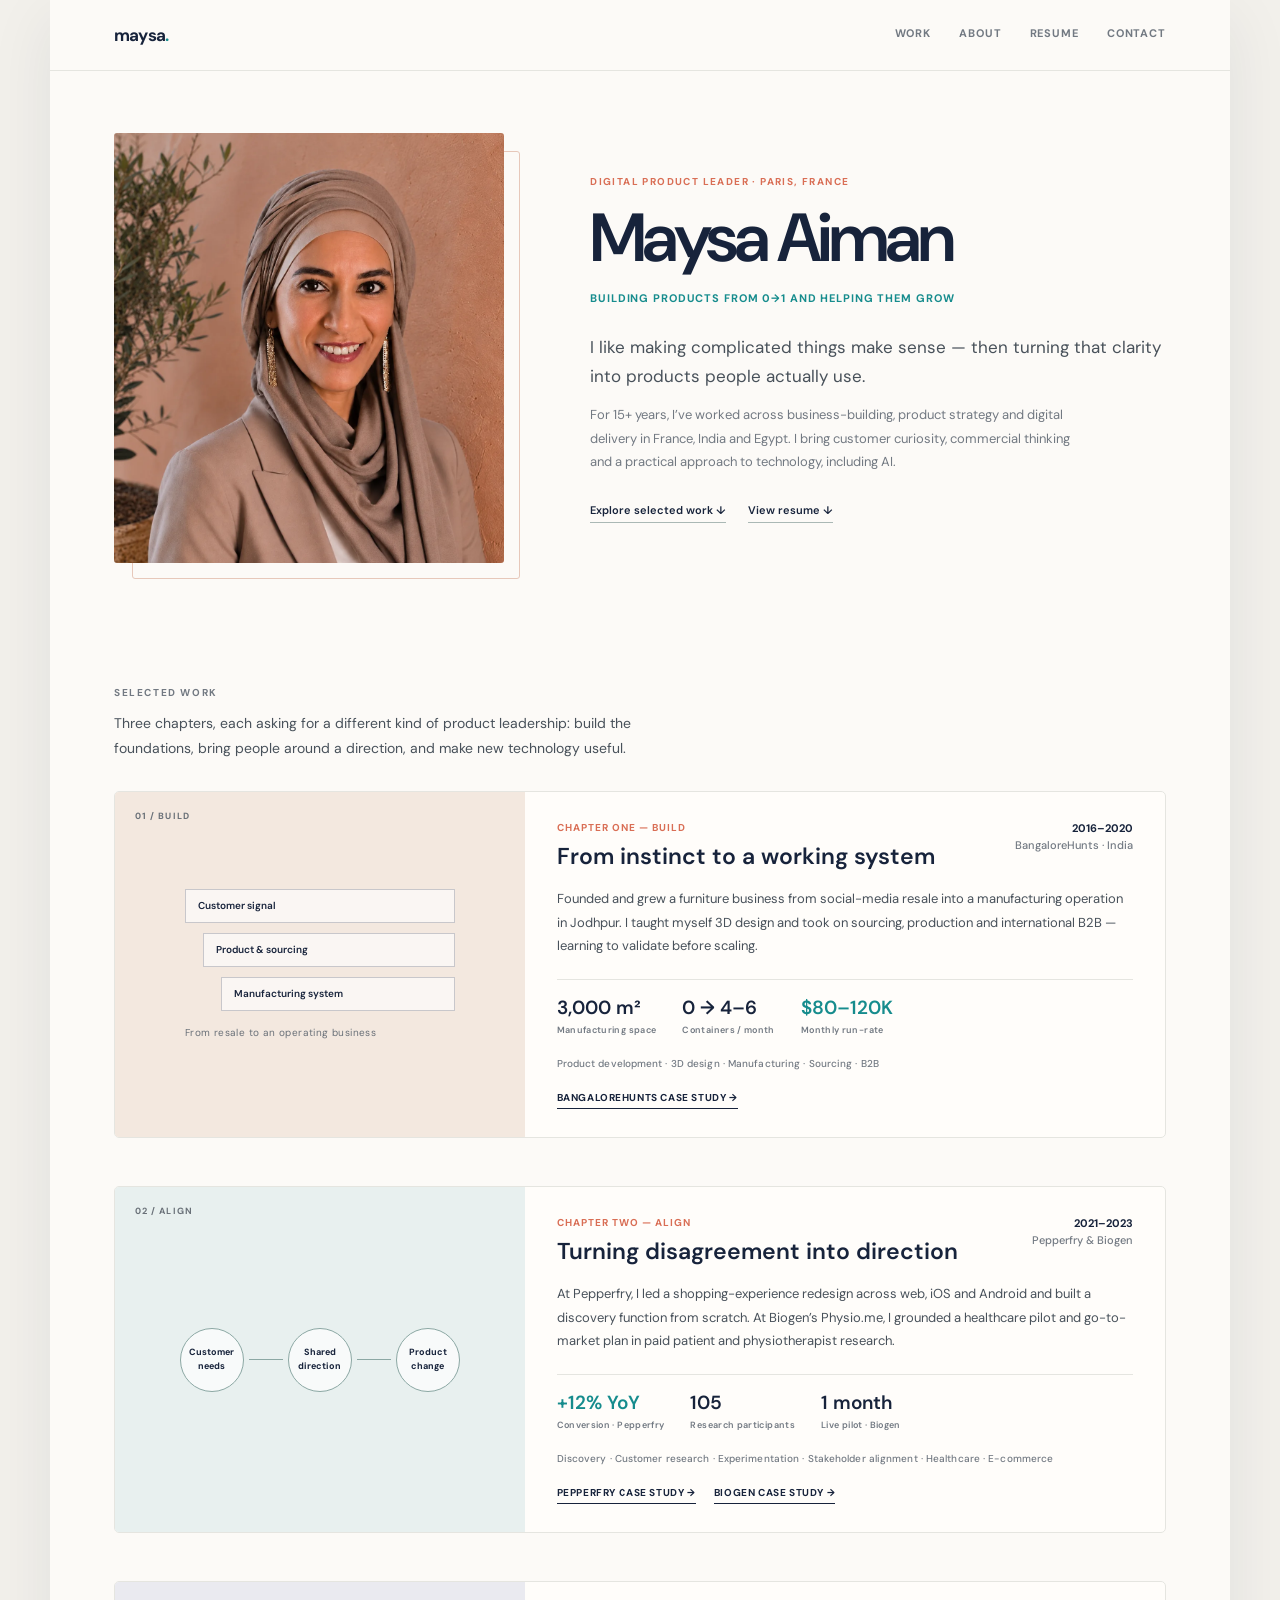
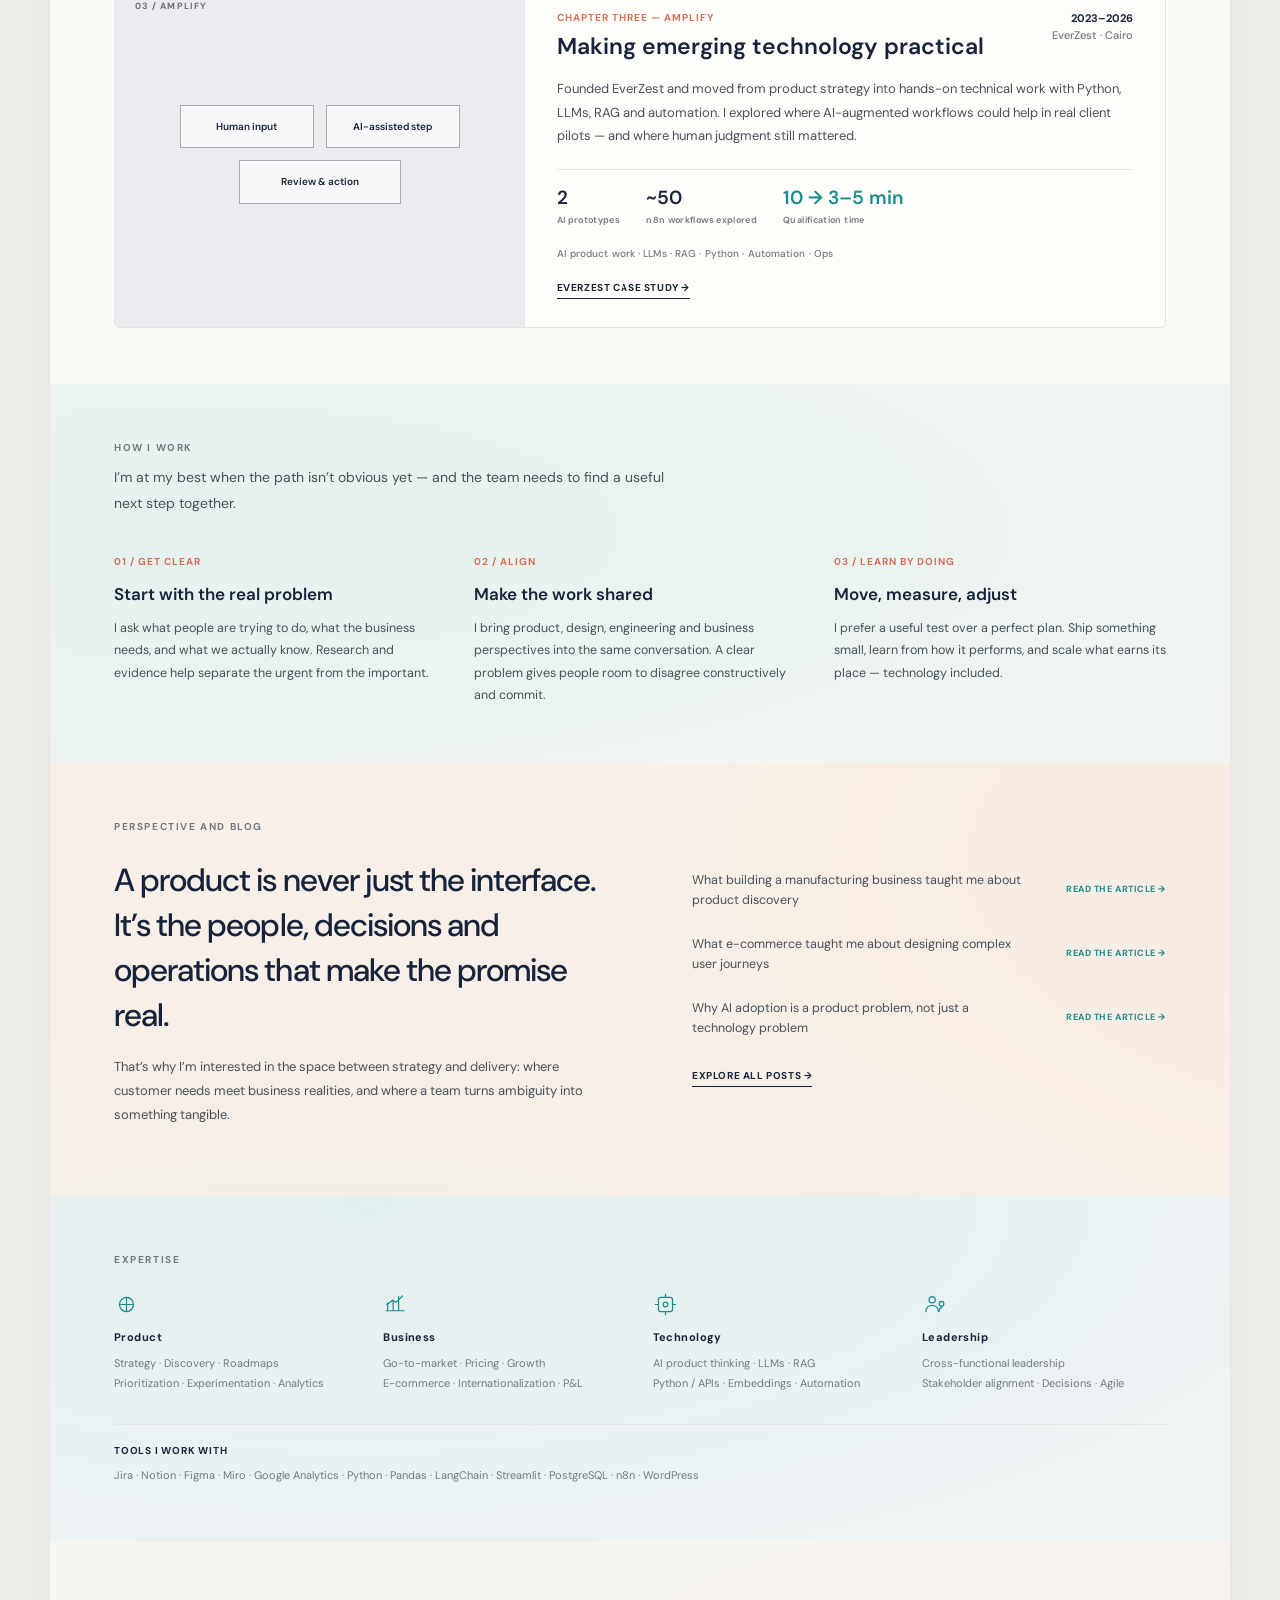
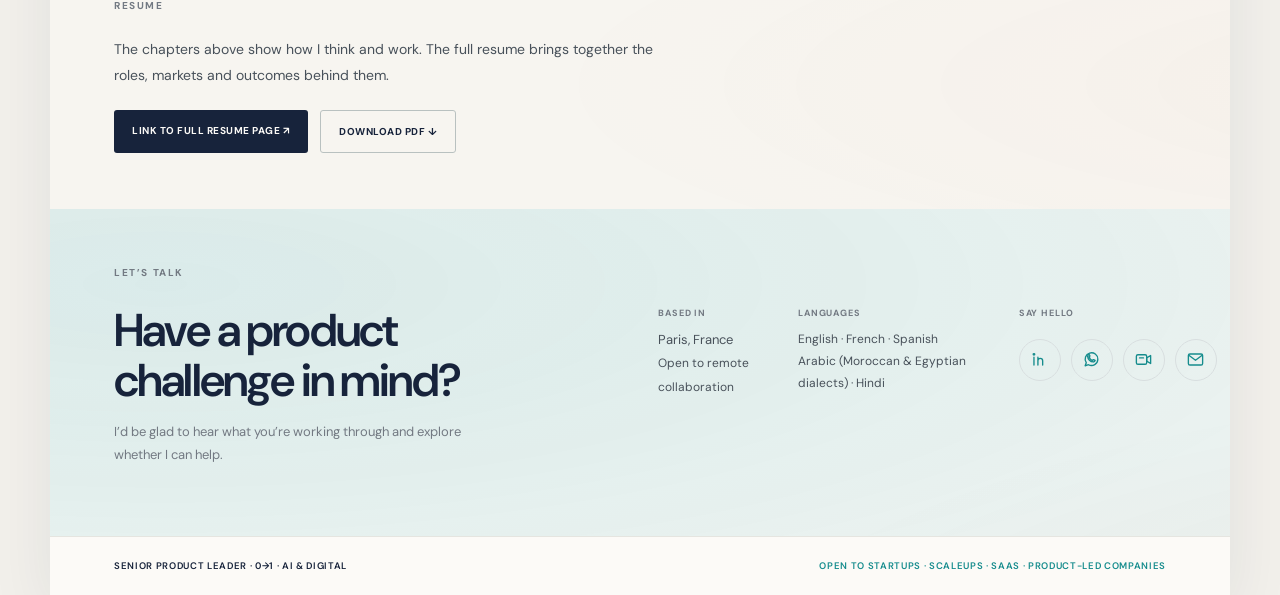
<file: index.html>
<!DOCTYPE html>
<html lang="en">
<head>
<meta charset="UTF-8">
<meta name="viewport" content="width=device-width, initial-scale=1.0">
<meta name="color-scheme" content="light only">
<meta name="theme-color" content="#F2F0EB">
<title>Maysa Aiman · Digital Product Leader</title>
<meta name="description" content="Connects customer insight, business strategy, and technology to build useful products.">
<link rel="preconnect" href="https://fonts.googleapis.com">
<link rel="preconnect" href="https://fonts.gstatic.com" crossorigin>
<link href="https://fonts.googleapis.com/css2?family=DM+Sans:wght@400;500;600;700&display=swap" rel="stylesheet">

<link rel="stylesheet" href="assets/css/home.css">
<link rel="stylesheet" href="assets/css/tokens.css">
</head>
<body>

<div class="page" id="top">
  <nav class="site" aria-label="Main navigation">
    <div class="inner">
      <a class="site-name" href="index.html#top" aria-label="Maysa Aiman home">maysa<span>.</span></a>
      <div class="links">
        <a href="#work">Work</a>
        <a href="#approach">About</a>
        <a href="#resume">Resume</a>
        <a href="#contact">Contact</a>
      </div>
    </div>
  </nav>

  <header class="hero">
    <div class="inner hero-grid">
      <div class="portrait-wrap"><img class="portrait" src="assets/maysa-portrait.webp" alt="Maysa Aiman smiling - enhanced with AI"></div>
      <div class="hero-copy">
        <div class="eyebrow"> Digital Product Leader · Paris, France</div>
        <h1 class="name">Maysa Aiman</h1>
        <div class="headline">Building products from 0→1 and helping them grow</div>
        <p class="hero-intro">I like making complicated things make sense — then turning that clarity into products people actually use.</p>
        <p class="hero-sub">For 15+ years, I’ve worked across business-building, product strategy and digital delivery in France, India and Egypt. I bring customer curiosity, commercial thinking and a practical approach to technology, including AI.</p>
        <div class="hero-foot"><a href="#work">Explore selected work ↓</a><a href="#resume">View resume ↓</a></div>
      </div>
    </div>
  </header>

  <section id="work">
    <div class="inner">
      <div class="section-title">Selected work</div>
      <p class="section-intro">Three chapters, each asking for a different kind of product leadership: build the foundations, bring people around a direction, and make new technology useful.</p>
      <div class="work-list">
        <article class="work-card">
          <div class="work-visual build" aria-hidden="true"><span class="visual-label">01 / Build</span><div class="visual-stage"><div class="stage-bar">Customer signal</div><div class="stage-bar">Product &amp; sourcing</div><div class="stage-bar">Manufacturing system</div><div class="stage-note">From resale to an operating business</div></div></div>
          <div class="work-content">
            <div class="job-head"><div><div class="company">Chapter One — Build</div><div class="role">From instinct to a working system</div></div><div class="when">2016–2020<span>BangaloreHunts · India</span></div></div>
            <div class="mission">Founded and grew a furniture business from social-media resale into a manufacturing operation in Jodhpur. I taught myself 3D design and took on sourcing, production and international B2B — learning to validate before scaling.</div>
            <div class="proof"><div class="metric"><strong>3,000 m²</strong><span>Manufacturing space</span></div><div class="metric"><strong>0 → 4–6</strong><span>Containers / month</span></div><div class="metric primary"><strong>$80–120K</strong><span>Monthly run-rate</span></div></div>
            <div class="job-tags">Product development · 3D design · Manufacturing · Sourcing · B2B</div>
            <a class="case-link" href="Case%20Studies/bangalorehunts.html">BangaloreHunts case study →</a>
          </div>
        </article>
        <article class="work-card">
          <div class="work-visual align" aria-hidden="true"><span class="visual-label">02 / Align</span><div class="journey"><div class="journey-node">Customer<br>needs</div><div class="journey-line"></div><div class="journey-node">Shared<br>direction</div><div class="journey-line"></div><div class="journey-node">Product<br>change</div></div></div>
          <div class="work-content">
            <div class="job-head"><div><div class="company">Chapter Two — Align</div><div class="role">Turning disagreement into direction</div></div><div class="when">2021–2023<span>Pepperfry &amp; Biogen</span></div></div>
            <div class="mission">At Pepperfry, I led a shopping-experience redesign across web, iOS and Android and built a discovery function from scratch. At Biogen’s Physio.me, I grounded a healthcare pilot and go-to-market plan in paid patient and physiotherapist research.</div>
            <div class="proof"><div class="metric primary"><strong>+12% YoY</strong><span>Conversion · Pepperfry</span></div><div class="metric"><strong>105</strong><span>Research participants</span></div><div class="metric"><strong>1 month</strong><span>Live pilot · Biogen</span></div></div>
            <div class="job-tags">Discovery · Customer research · Experimentation · Stakeholder alignment · Healthcare · E-commerce</div>
            <a class="case-link" href="Case%20Studies/pepperfry.html">Pepperfry case study →</a><a class="case-link" style="margin-left:18px" href="Case%20Studies/biogen-physio-me.html">Biogen case study →</a>
          </div>
        </article>
        <article class="work-card">
          <div class="work-visual amplify" aria-hidden="true"><span class="visual-label">03 / Amplify</span><div class="workflow"><div class="workflow-node">Human input</div><div class="workflow-node">AI-assisted step</div><div class="workflow-node">Review &amp; action</div></div></div>
          <div class="work-content">
            <div class="job-head"><div><div class="company">Chapter Three — Amplify</div><div class="role">Making emerging technology practical</div></div><div class="when">2023–2026<span>EverZest · Cairo</span></div></div>
            <div class="mission">Founded EverZest and moved from product strategy into hands-on technical work with Python, LLMs, RAG and automation. I explored where AI-augmented workflows could help in real client pilots — and where human judgment still mattered.</div>
            <div class="proof"><div class="metric"><strong>2</strong><span>AI prototypes</span></div><div class="metric"><strong>~50</strong><span>n8n workflows explored</span></div><div class="metric primary"><strong>10 → 3–5 min</strong><span>Qualification time</span></div></div>
            <div class="job-tags">AI product work · LLMs · RAG · Python · Automation · Ops</div>
            <a class="case-link" href="Case%20Studies/everzest.html">Everzest case study →</a>
          </div>
        </article>
      </div>
    </div>
  </section>

  <section id="approach">
    <div class="inner">
      <div class="section-title">How I work</div>
      <p class="section-intro">I’m at my best when the path isn’t obvious yet — and the team needs to find a useful next step together.</p>
      <div class="approach-grid">
        <article class="approach-item"><div class="approach-num">01 / GET CLEAR</div><h3>Start with the real problem</h3><p>I ask what people are trying to do, what the business needs, and what we actually know. Research and evidence help separate the urgent from the important.</p></article>
        <article class="approach-item"><div class="approach-num">02 / ALIGN</div><h3>Make the work shared</h3><p>I bring product, design, engineering and business perspectives into the same conversation. A clear problem gives people room to disagree constructively and commit.</p></article>
        <article class="approach-item"><div class="approach-num">03 / LEARN BY DOING</div><h3>Move, measure, adjust</h3><p>I prefer a useful test over a perfect plan. Ship something small, learn from how it performs, and scale what earns its place — technology included.</p></article>
      </div>
    </div>
  </section>

  <section id="perspective">
    <div class="inner">
      <div class="section-title">Perspective and Blog</div>
      <div class="perspective">
        <div><div class="perspective-quote">A product is never just the interface. It’s the people, decisions and operations that make the promise real.</div><p class="perspective-note">That’s why I’m interested in the space between strategy and delivery: where customer needs meet business realities, and where a team turns ambiguity into something tangible.</p></div>
        <div class="writing-list">
          <a href="posts/manufacturing-discovery.html"><div class="writing-item"><span class="title">What building a manufacturing business taught me about product discovery</span><span class="status">Read the article →</span></div></a>
          <a href="posts/ecommerce-journeys.html"><div class="writing-item"><span class="title">What e-commerce taught me about designing complex user journeys</span><span class="status">Read the article →</span></div></a>
          <a href="posts/ai-adoption-product-problem.html"><div class="writing-item"><span class="title">Why AI adoption is a product problem, not just a technology problem</span><span class="status">Read the article →</span></div></a>
          <a class="case-link" href="posts/index.html">Explore all posts →</a>
        </div>
      </div>
    </div>
  </section>

  <section id="expertise">
    <div class="inner">
      <div class="section-title">Expertise</div>
      <div class="expertise">
        <article class="expert"><svg class="expert-icon" viewBox="0 0 32 32" aria-hidden="true"><circle cx="16" cy="16" r="9"/><path d="M7 16h18M16 7v18"/></svg><h3>Product</h3><div class="keywords">Strategy · Discovery · Roadmaps<br>Prioritization · Experimentation · Analytics</div></article>
        <article class="expert"><svg class="expert-icon" viewBox="0 0 32 32" aria-hidden="true"><path d="M6 24V14M13 24V10M20 24V6M4 24h23"/><path d="m5 16 7-5 5 2 8-8"/></svg><h3>Business</h3><div class="keywords">Go-to-market · Pricing · Growth<br>E-commerce · Internationalization · P&amp;L</div></article>
        <article class="expert"><svg class="expert-icon" viewBox="0 0 32 32" aria-hidden="true"><rect x="7" y="7" width="18" height="18" rx="3"/><circle cx="16" cy="16" r="3"/><path d="M16 3v4M16 25v4M3 16h4M25 16h4"/></svg><h3>Technology</h3><div class="keywords">AI product thinking · LLMs · RAG<br>Python / APIs · Embeddings · Automation</div></article>
        <article class="expert"><svg class="expert-icon" viewBox="0 0 32 32" aria-hidden="true"><circle cx="13" cy="10" r="4"/><path d="M5 25c0-5 3.5-8 8-8s8 3 8 8"/><circle cx="25" cy="15" r="3"/><path d="M22 25c0-3 1.2-5 3.5-6"/></svg><h3>Leadership</h3><div class="keywords">Cross-functional leadership<br>Stakeholder alignment · Decisions · Agile</div></article>
      </div>
      <div class="tools-block"><div class="side-heading">Tools I work with</div><div class="keywords">Jira · Notion · Figma · Miro · Google Analytics · Python · Pandas · LangChain · Streamlit · PostgreSQL · n8n · WordPress</div></div>
    </div>
  </section>

  <section id="resume">
    <div class="inner">
      <div class="section-title">Resume</div>
      <p class="resume-copy">The chapters above show how I think and work. The full resume brings together the roles, markets and outcomes behind them.</p>
      <div class="resume-actions"><a class="btn filled" href="https://maysa-ai.github.io/resume2026/" data-link-placeholder="Link to full resume page">Link to full resume page ↗</a><a class="btn outline" href="assets/resume.pdf" download>Download PDF ↓</a></div>
    </div>
  </section>

  <section id="contact">
    <div class="inner">
      <div class="section-title">Let’s talk</div>
      <div class="contact-panel">
        <div><div class="contact-heading">Have a product challenge in mind?</div><p class="contact-closing">I’d be glad to hear what you’re working through and explore whether I can help.</p></div>
        <div class="contact-list contact-details">
          <div class="contact-detail"><span class="label">Based in</span>Paris, France<br><span class="language-list">Open to remote collaboration</span></div>
          <div class="contact-detail"><span class="label">Languages</span><div class="language-list">English · French · Spanish<br>Arabic (Moroccan &amp; Egyptian dialects) · Hindi</div></div>
          <div class="contact-detail"><span class="label">Say hello</span><div class="contact-actions" aria-label="Contact and meeting links">
          <a class="social-link" href="https://www.linkedin.com/in/maysa-aiman-a76a0314/" target="_blank" rel="noopener" aria-label="Connect on LinkedIn" title="LinkedIn"><svg viewBox="0 0 24 24" aria-hidden="true"><path d="M5 9v10M5 5.5v.1M10 19v-5.5a3 3 0 0 1 6 0V19M10 9v10"/><circle cx="5" cy="5.5" r="1"/></svg></a>
          <a class="social-link whatsapp" href="https://wa.me/33766796687" target="_blank" rel="noopener" aria-label="Message me on WhatsApp" title="WhatsApp"><svg viewBox="0 0 24 24" aria-hidden="true"><path d="M20 11.6a8 8 0 0 1-11.8 7L4 20l1.4-4A8 8 0 1 1 20 11.6Z"/><path d="M9 8.5c.4 2.3 2.2 4.1 4.5 4.6l1.1-1 2 1c-.2 1.2-1.1 2-2.4 2-3.7-.3-6.8-3.4-7.1-7.1 0-1.3.8-2.2 2-2.4l1 2-1.1.9Z"/></svg></a>
          <a class="social-link meet" href="https://calendar.google.com/calendar/render?action=TEMPLATE&amp;text=Meet%20with%20Maysa%20Aiman&amp;add=aimanmaysa%40gmail.com&amp;details=Introductory%20conversation%20with%20Maysa%20Aiman" target="_blank" rel="noopener" aria-label="Schedule a meeting with Maysa in Google Calendar" title="Schedule a meeting"><svg viewBox="0 0 24 24" aria-hidden="true"><rect x="3" y="6" width="13" height="12" rx="2"/><path d="m16 10 5-3v10l-5-3z"/><path d="M7 10h5"/></svg></a>
          <a class="social-link" href="https://mail.google.com/mail/?view=cm&amp;fs=1&amp;to=aimanmaysa%40gmail.com" target="_blank" rel="noopener" aria-label="Email me with Gmail" title="Email"><svg viewBox="0 0 24 24" aria-hidden="true"><rect x="3" y="5" width="18" height="14" rx="2"/><path d="m4 7 8 6 8-6"/></svg></a>
          </div></div>
        </div>
      </div>
    </div>
  </section>

  <div class="footer">
    <div class="inner" style="display:flex; justify-content:space-between; align-items:center; gap:16px; width:100%;">
      <div class="left">Senior Product Leader · 0→1 · AI &amp; Digital</div>
      <div class="right">Open to startups · scaleups · SaaS · product-led companies</div>
    </div>
  </div>
</div>

</body>
</html>
</file>
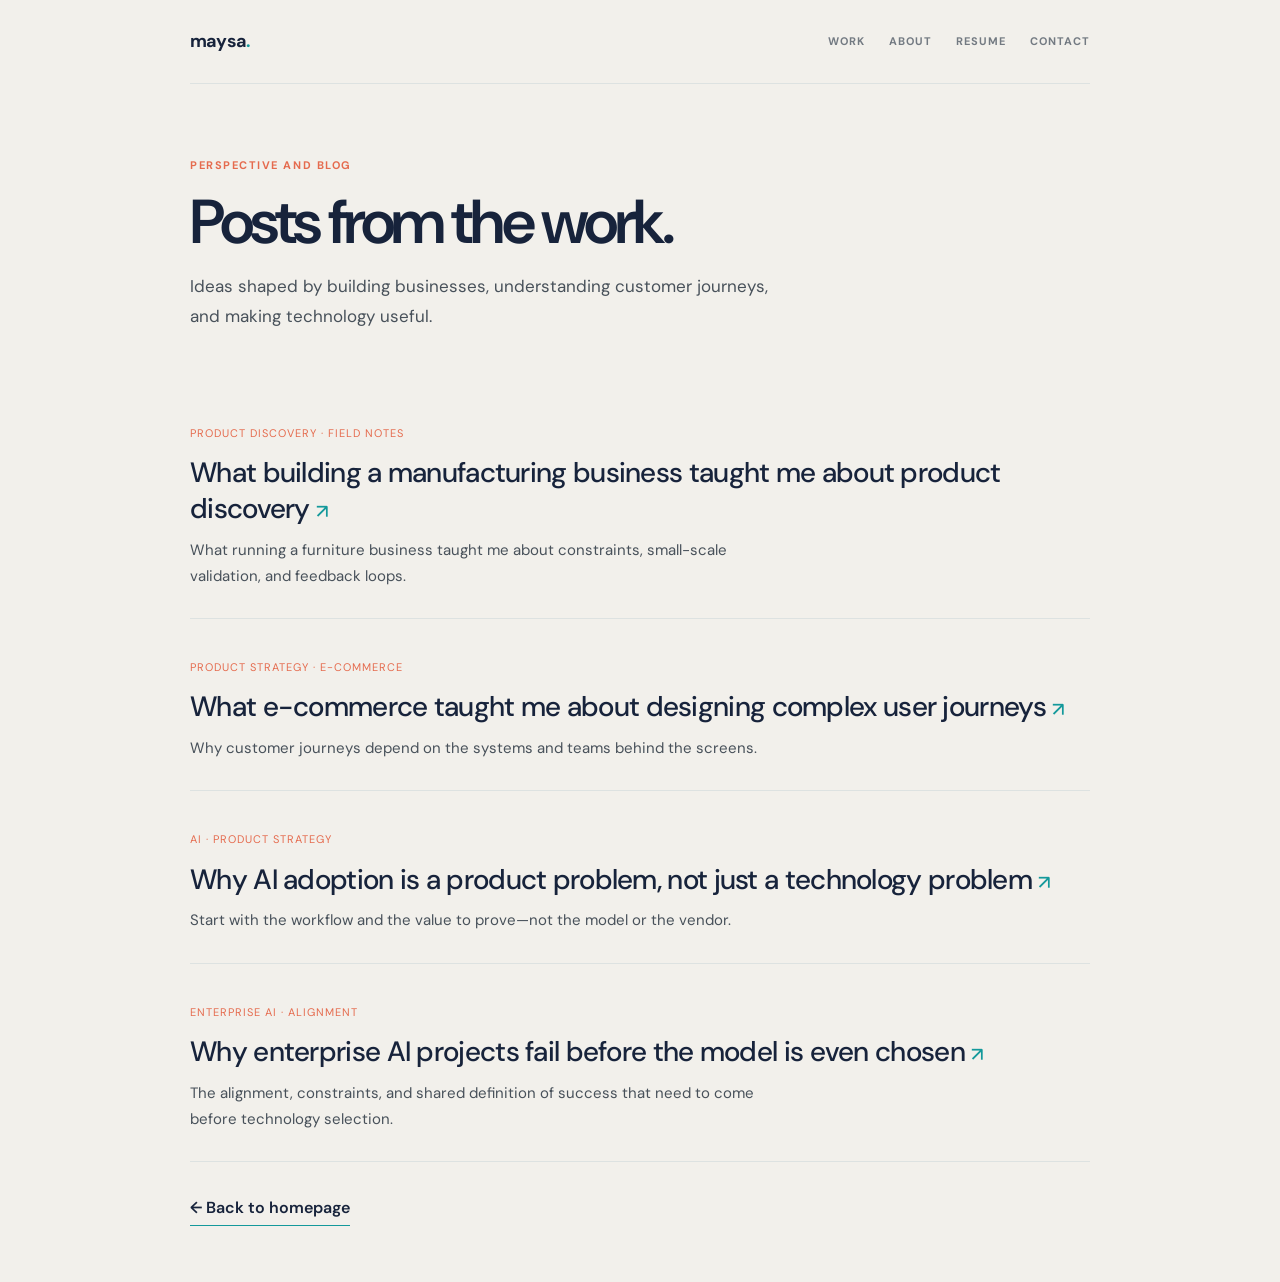
<file: posts/index.html>
<!doctype html>
<html lang="en"><head><meta charset="utf-8"><meta name="viewport" content="width=device-width,initial-scale=1"><meta name="color-scheme" content="light"><meta name="theme-color" content="#FCFAF7"><title>Posts — Maysa Aiman</title>
<meta name="description" content="Read essays and field notes from Maysa Aiman on product discovery, e-commerce journeys, AI adoption, and enterprise AI strategy."><link rel="preconnect" href="https://fonts.googleapis.com"><link rel="preconnect" href="https://fonts.gstatic.com" crossorigin><link href="https://fonts.googleapis.com/css2?family=DM+Sans:wght@400;500;600;700&display=swap" rel="stylesheet">

<link rel="stylesheet" href="../assets/css/posts-index.css">
<link rel="stylesheet" href="../assets/css/tokens.css">
</head><body><header class="wrap"><a class="brand" href="../index.html" aria-label="maysa. home">maysa<span>.</span></a><nav class="toplinks" aria-label="Main navigation"><a href="../index.html#work">Work</a><a href="../index.html#approach">About</a><a href="../index.html#resume">Resume</a><a href="../index.html#contact">Contact</a></nav></header><main class="wrap"><div class="hero"><div class="eyebrow">Perspective and Blog</div><h1>Posts from the work.</h1><p class="intro">Ideas shaped by building businesses, understanding customer journeys, and making technology useful.</p></div><article class="post"><small>Product discovery · Field notes</small><h2><a href="manufacturing-discovery.html">What building a manufacturing business taught me about product discovery <span aria-hidden="true">↗</span></a></h2><p class="post-desc">What running a furniture business taught me about constraints, small-scale validation, and feedback loops.</p></article>
<article class="post"><small>Product strategy · E-commerce</small><h2><a href="ecommerce-journeys.html">What e-commerce taught me about designing complex user journeys <span aria-hidden="true">↗</span></a></h2><p class="post-desc">Why customer journeys depend on the systems and teams behind the screens.</p></article>
<article class="post"><small>AI · Product strategy</small><h2><a href="ai-adoption-product-problem.html">Why AI adoption is a product problem, not just a technology problem <span aria-hidden="true">↗</span></a></h2><p class="post-desc">Start with the workflow and the value to prove—not the model or the vendor.</p></article>
<article class="post"><small>Enterprise AI · Alignment</small><h2><a href="enterprise-ai-fail.html">Why enterprise AI projects fail before the model is even chosen <span aria-hidden="true">↗</span></a></h2><p class="post-desc">The alignment, constraints, and shared definition of success that need to come before technology selection.</p></article>
<a class="back" href="../index.html#perspective">← Back to homepage</a></main></body></html>
</file>
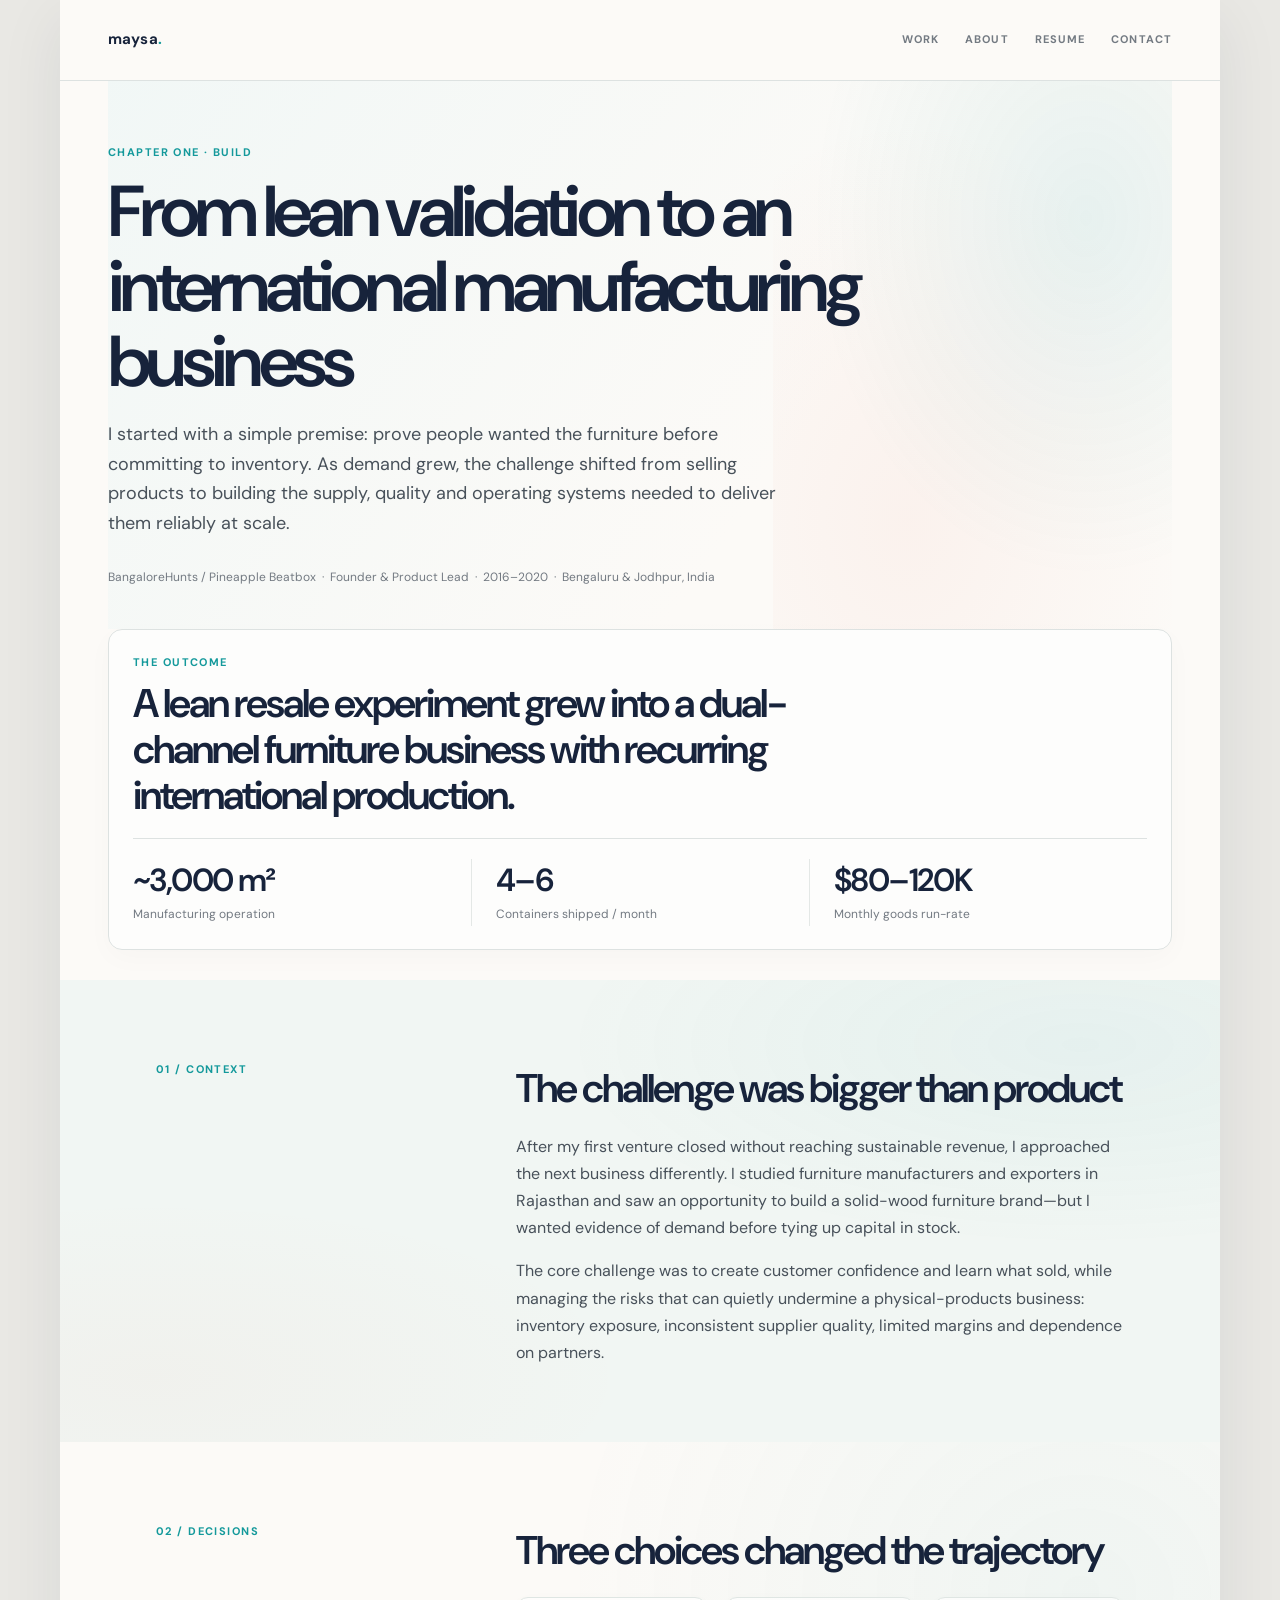
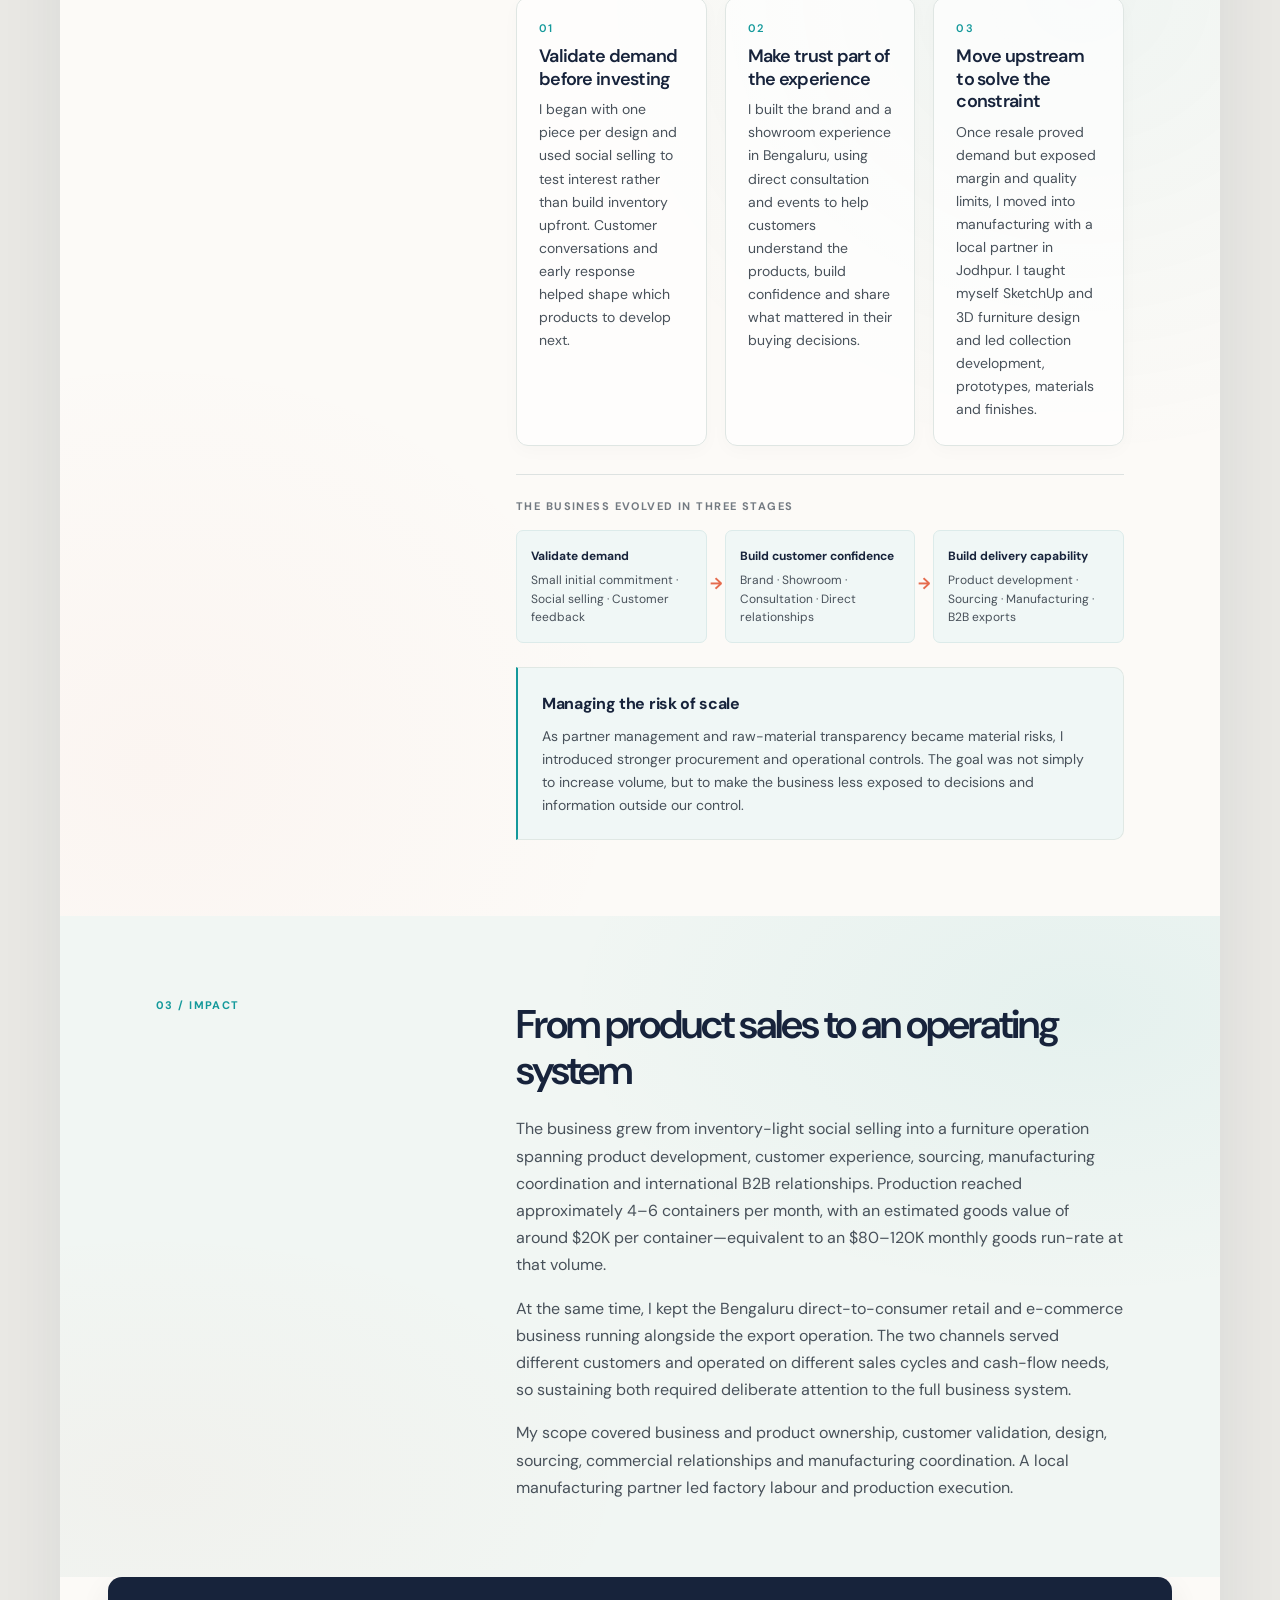
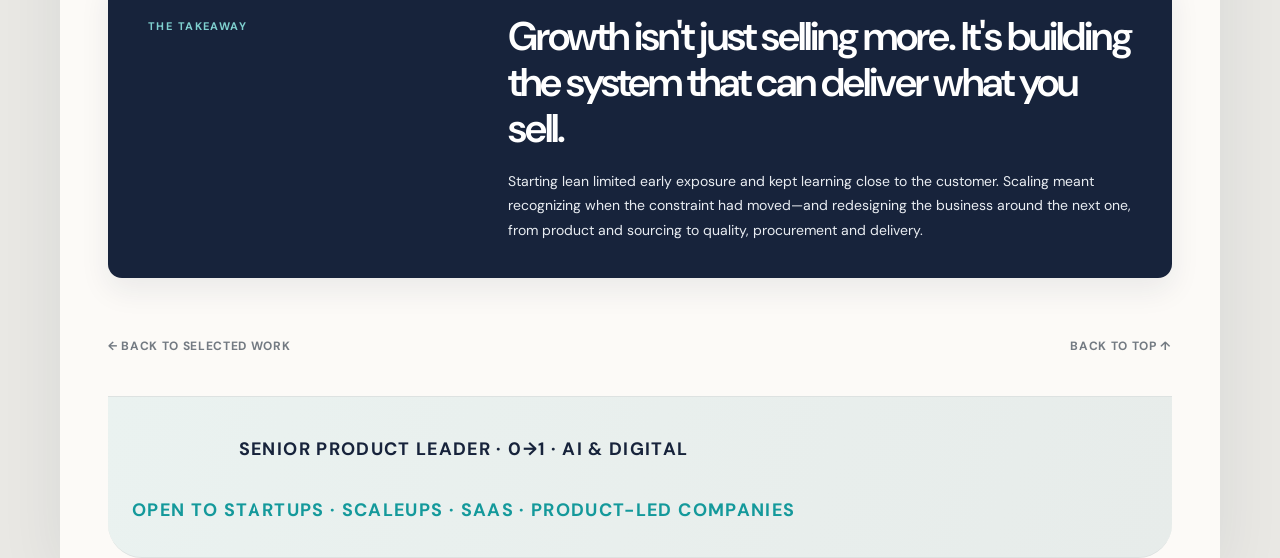
<file: Case Studies/bangalorehunts.html>
<!DOCTYPE html>
<html lang="en">
<head>
<meta charset="UTF-8">
<meta name="viewport" content="width=device-width, initial-scale=1">
<meta name="color-scheme" content="light">
<meta name="theme-color" content="#FCFAF7">
<title>BangaloreHunts: From Lean Validation to International Manufacturing | Maysa Aiman</title>
<meta name="description" content="How Maysa Aiman built BangaloreHunts from inventory-light furniture resale into a 3,000 m² manufacturing operation serving international B2B buyers alongside a direct-to-consumer business.">
<link rel="preconnect" href="https://fonts.googleapis.com">
<link rel="preconnect" href="https://fonts.gstatic.com" crossorigin>
<link href="https://fonts.googleapis.com/css2?family=DM+Sans:wght@400;500;600;700&family=DM+Serif+Display&display=swap" rel="stylesheet">

<link rel="stylesheet" href="../assets/css/bangalorehunts.css">
<link rel="stylesheet" href="../assets/css/tokens.css">
</head>
<body id="top"><div class="page">
<nav class="site"><div class="inner"><a class="brand" href="../index.html">maysa<span class="dot">.</span></a><div class="links"><a href="../index.html#work">Work</a><a href="../index.html#approach">About</a><a href="../index.html#resume">Resume</a><a href="../index.html#contact">Contact</a></div></div></nav>
<div class="inner"><header class="hero"><p class="eyebrow">Chapter One · Build</p><h1>From lean validation to an international manufacturing business</h1><p class="dek">I started with a simple premise: prove people wanted the furniture before committing to inventory. As demand grew, the challenge shifted from selling products to building the supply, quality and operating systems needed to deliver them reliably at scale.</p><div class="meta">BangaloreHunts / Pineapple Beatbox &nbsp;·&nbsp; Founder &amp; Product Lead &nbsp;·&nbsp; 2016–2020 &nbsp;·&nbsp; Bengaluru &amp; Jodhpur, India</div></header></div>
<div class="outcome"><div><div class="label">The outcome</div><h2>A lean resale experiment grew into a dual-channel furniture business with recurring international production.</h2></div><div class="metrics"><div class="metric"><strong>~3,000 m²</strong><span>Manufacturing operation</span></div><div class="metric"><strong>4–6</strong><span>Containers shipped / month</span></div><div class="metric"><strong>$80–120K</strong><span>Monthly goods run-rate</span></div></div></div>
<section><div class="inner section"><div class="mark">01 / Context</div><div class="main"><h2>The challenge was bigger than product</h2><p>After my first venture closed without reaching sustainable revenue, I approached the next business differently. I studied furniture manufacturers and exporters in Rajasthan and saw an opportunity to build a solid-wood furniture brand—but I wanted evidence of demand before tying up capital in stock.</p><p>The core challenge was to create customer confidence and learn what sold, while managing the risks that can quietly undermine a physical-products business: inventory exposure, inconsistent supplier quality, limited margins and dependence on partners.</p></div></div></section>
<hr class="rule">
<section><div class="inner section"><div class="mark">02 / Decisions</div><div class="main"><h2>Three choices changed the trajectory</h2><div class="decisions"><article class="decision"><div class="num">01</div><h3>Validate demand before investing</h3><p>I began with one piece per design and used social selling to test interest rather than build inventory upfront. Customer conversations and early response helped shape which products to develop next.</p></article><article class="decision"><div class="num">02</div><h3>Make trust part of the experience</h3><p>I built the brand and a showroom experience in Bengaluru, using direct consultation and events to help customers understand the products, build confidence and share what mattered in their buying decisions.</p></article><article class="decision"><div class="num">03</div><h3>Move upstream to solve the constraint</h3><p>Once resale proved demand but exposed margin and quality limits, I moved into manufacturing with a local partner in Jodhpur. I taught myself SketchUp and 3D furniture design and led collection development, prototypes, materials and finishes.</p></article></div><div class="visual"><div class="visual-label">The business evolved in three stages</div><div class="flow"><div class="step"><b>Validate demand</b><span>Small initial commitment · Social selling · Customer feedback</span></div><div class="step"><b>Build customer confidence</b><span>Brand · Showroom · Consultation · Direct relationships</span></div><div class="step"><b>Build delivery capability</b><span>Product development · Sourcing · Manufacturing · B2B exports</span></div></div></div><div class="controls"><h3>Managing the risk of scale</h3><p>As partner management and raw-material transparency became material risks, I introduced stronger procurement and operational controls. The goal was not simply to increase volume, but to make the business less exposed to decisions and information outside our control.</p></div></div></div></section>
<hr class="rule">
<section><div class="inner section"><div class="mark">03 / Impact</div><div class="main"><h2>From product sales to an operating system</h2><p>The business grew from inventory-light social selling into a furniture operation spanning product development, customer experience, sourcing, manufacturing coordination and international B2B relationships. Production reached approximately 4–6 containers per month, with an estimated goods value of around $20K per container—equivalent to an $80–120K monthly goods run-rate at that volume.</p><p>At the same time, I kept the Bengaluru direct-to-consumer retail and e-commerce business running alongside the export operation. The two channels served different customers and operated on different sales cycles and cash-flow needs, so sustaining both required deliberate attention to the full business system.</p><p>My scope covered business and product ownership, customer validation, design, sourcing, commercial relationships and manufacturing coordination. A local manufacturing partner led factory labour and production execution.</p></div></div></section>
<div class="inner"><div class="takeaway"><div class="mark">The takeaway</div><div><blockquote>Growth isn't just selling more. It's building the system that can deliver what you sell.</blockquote><p>Starting lean limited early exposure and kept learning close to the customer. Scaling meant recognizing when the constraint had moved—and redesigning the business around the next one, from product and sourcing to quality, procurement and delivery.</p></div></div><div class="next portfolio-bottom-nav"><a href="../index.html#work">← Back to selected work</a><a href="#top">Back to top ↑</a></div>
<footer class="portfolio-footer"><div class="footer-inner"><p class="footer-title">SENIOR PRODUCT LEADER · 0→1 · AI &amp; DIGITAL</p><p class="footer-open">OPEN TO STARTUPS · SCALEUPS · SAAS · PRODUCT-LED COMPANIES</p></div></footer>
</div></body></html>
</file>
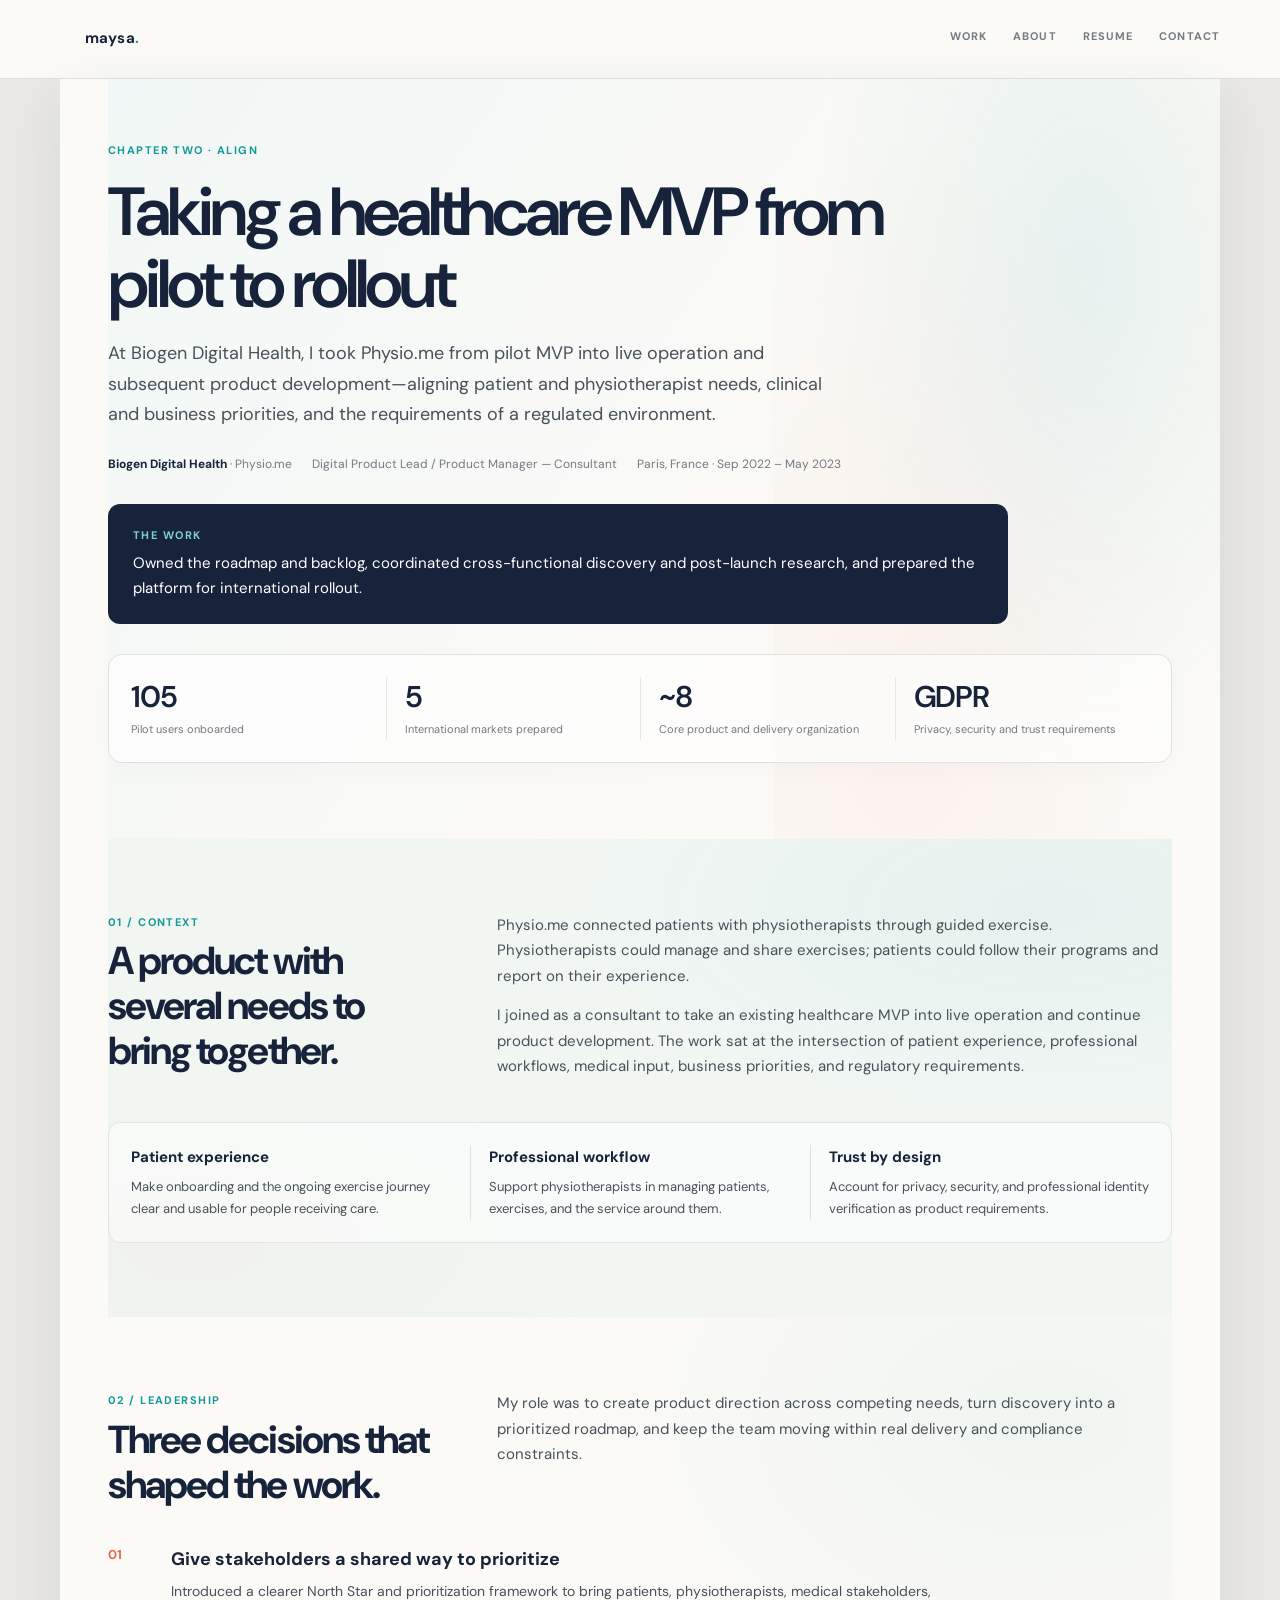
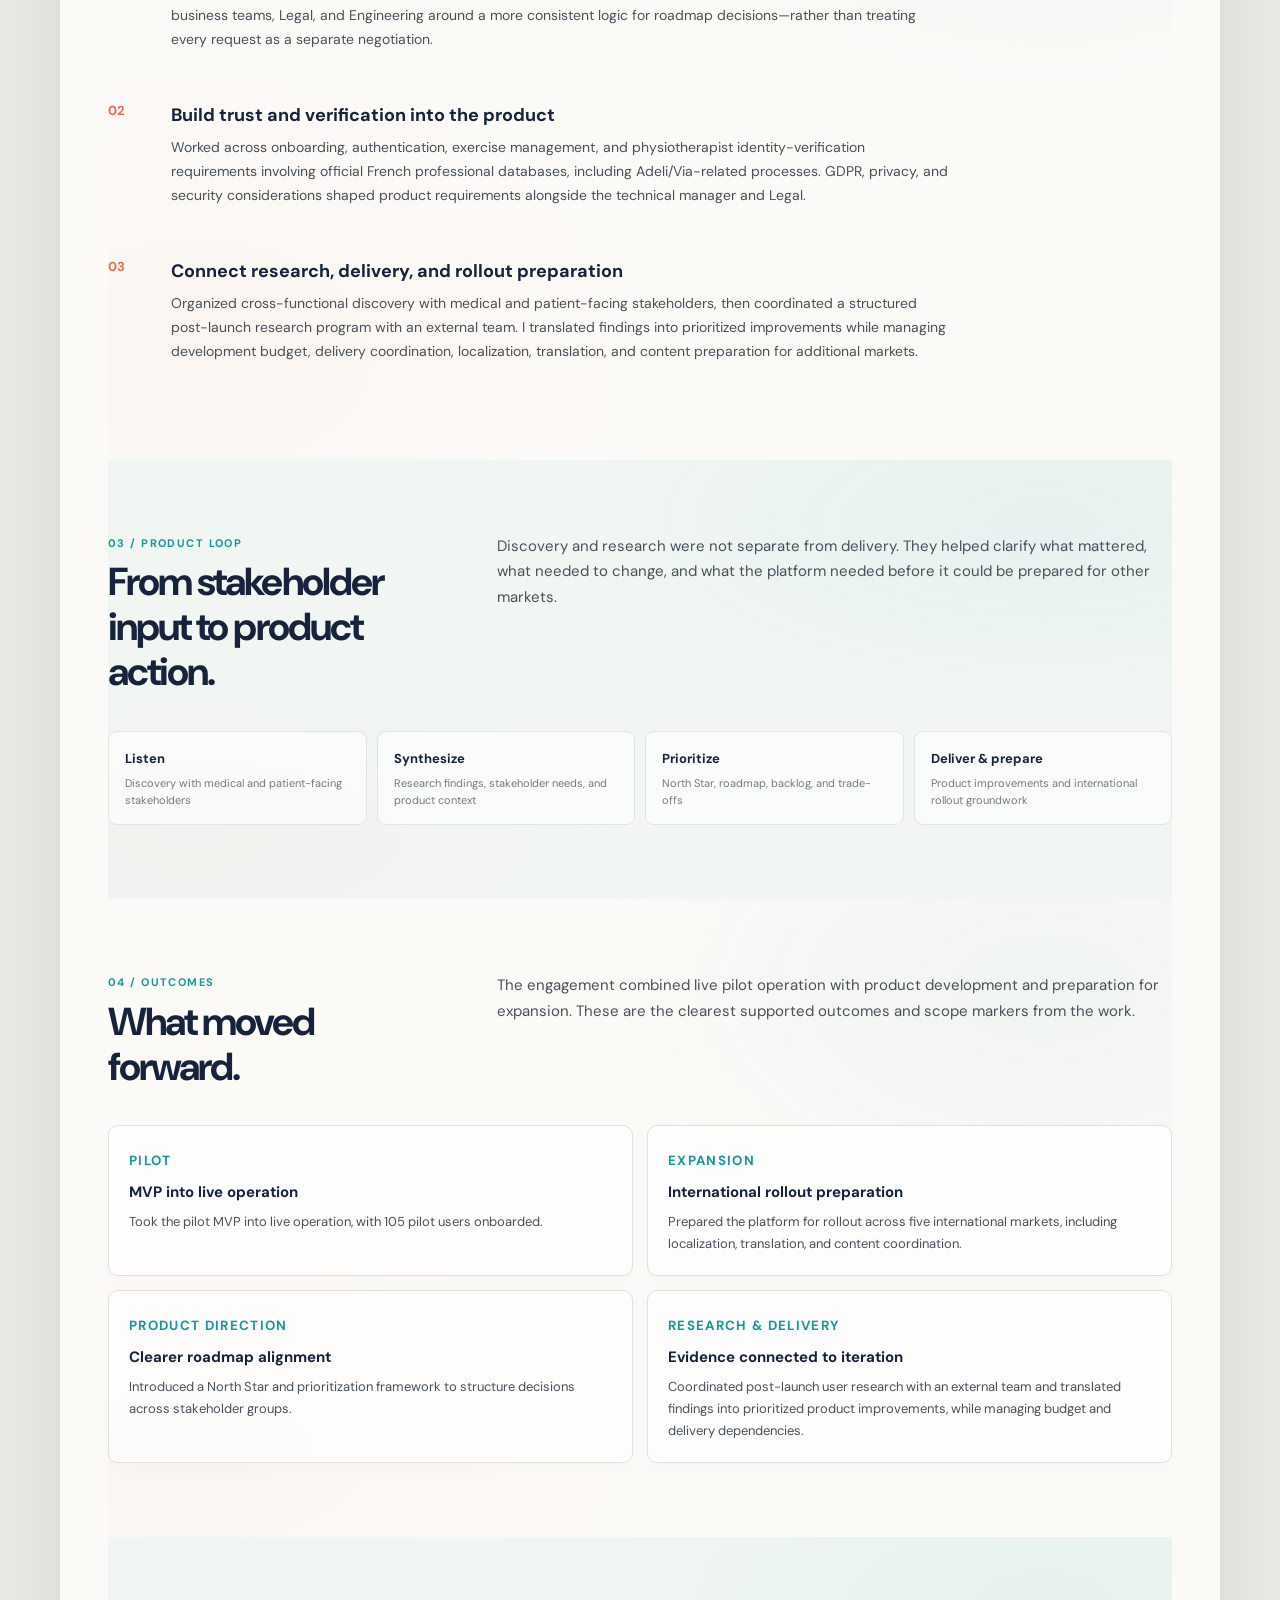
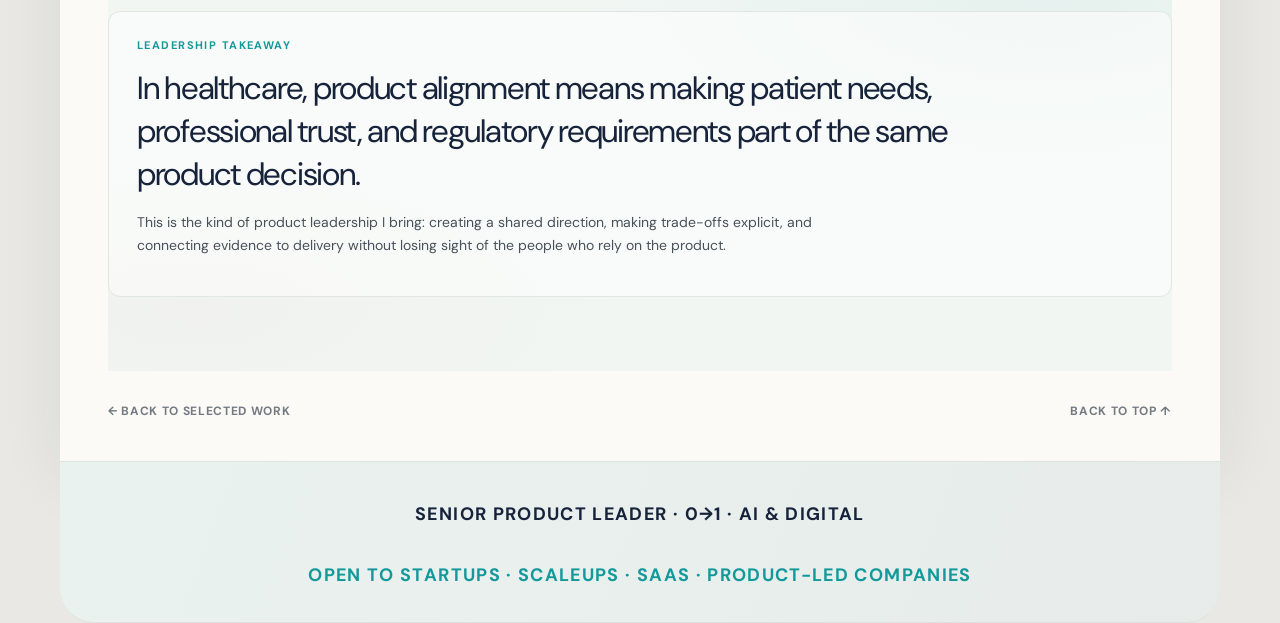
<file: Case Studies/biogen-physio-me.html>
<!doctype html>
<html lang="en"><head><meta charset="utf-8"><meta name="viewport" content="width=device-width,initial-scale=1">
<meta name="description" content="Biogen Digital Health Physio.me product leadership case study.">
<title>Biogen Digital Health — Physio.me | Maysa Aiman</title>
<link rel="preconnect" href="https://fonts.googleapis.com"><link rel="preconnect" href="https://fonts.gstatic.com" crossorigin><link href="https://fonts.googleapis.com/css2?family=DM+Sans:wght@400;500;600;700&display=swap" rel="stylesheet">
<link rel="stylesheet" href="../assets/css/biogen-physio-me.css">
<link rel="stylesheet" href="../assets/css/tokens.css">
</head><body id="top">
<nav class="site" aria-label="Main navigation"><div class="wrap nav"><a class="brand" href="../index.html#top" aria-label="Maysa Aiman home">maysa<span>.</span></a><nav class="navlinks"><a href="../index.html#work">Work</a><a href="../index.html#approach">About</a><a href="../index.html#resume">Resume</a><a href="../index.html#contact">Contact</a></nav></div></nav>
<main class="wrap"><div class="hero" id="work"><div class="eyebrow">Chapter Two · Align</div><h1>Taking a healthcare MVP from pilot to rollout</h1><p class="intro">At Biogen Digital Health, I took Physio.me from pilot MVP into live operation and subsequent product development—aligning patient and physiotherapist needs, clinical and business priorities, and the requirements of a regulated environment.</p><div class="meta"><span><strong>Biogen Digital Health</strong> · Physio.me</span><span>Digital Product Lead / Product Manager — Consultant</span><span>Paris, France · Sep 2022 – May 2023</span></div><div class="outcome"><div class="eyebrow">The work</div><p>Owned the roadmap and backlog, coordinated cross-functional discovery and post-launch research, and prepared the platform for international rollout.</p></div><div class="stats"><div class="stat"><b>105</b><span>Pilot users onboarded</span></div><div class="stat"><b>5</b><span>International markets prepared</span></div><div class="stat"><b>~8</b><span>Core product and delivery organization</span></div><div class="stat"><b>GDPR</b><span>Privacy, security and trust requirements</span></div></div></div>
<section><div class="head"><div><div class="kicker">01 / Context</div><h2>A product with several needs to bring together.</h2></div><div class="copy"><p>Physio.me connected patients with physiotherapists through guided exercise. Physiotherapists could manage and share exercises; patients could follow their programs and report on their experience.</p><p>I joined as a consultant to take an existing healthcare MVP into live operation and continue product development. The work sat at the intersection of patient experience, professional workflows, medical input, business priorities, and regulatory requirements.</p></div></div><div class="principles"><div class="principle"><h3>Patient experience</h3><p>Make onboarding and the ongoing exercise journey clear and usable for people receiving care.</p></div><div class="principle"><h3>Professional workflow</h3><p>Support physiotherapists in managing patients, exercises, and the service around them.</p></div><div class="principle"><h3>Trust by design</h3><p>Account for privacy, security, and professional identity verification as product requirements.</p></div></div></section>
<section><div class="head"><div><div class="kicker">02 / Leadership</div><h2>Three decisions that shaped the work.</h2></div><p>My role was to create product direction across competing needs, turn discovery into a prioritized roadmap, and keep the team moving within real delivery and compliance constraints.</p></div><div class="decisions"><div class="decision"><div class="num">01</div><div><h3>Give stakeholders a shared way to prioritize</h3><p>Introduced a clearer North Star and prioritization framework to bring patients, physiotherapists, medical stakeholders, business teams, Legal, and Engineering around a more consistent logic for roadmap decisions—rather than treating every request as a separate negotiation.</p></div></div><div class="decision"><div class="num">02</div><div><h3>Build trust and verification into the product</h3><p>Worked across onboarding, authentication, exercise management, and physiotherapist identity-verification requirements involving official French professional databases, including Adeli/Via-related processes. GDPR, privacy, and security considerations shaped product requirements alongside the technical manager and Legal.</p></div></div><div class="decision"><div class="num">03</div><div><h3>Connect research, delivery, and rollout preparation</h3><p>Organized cross-functional discovery with medical and patient-facing stakeholders, then coordinated a structured post-launch research program with an external team. I translated findings into prioritized improvements while managing development budget, delivery coordination, localization, translation, and content preparation for additional markets.</p></div></div></div></section>
<section><div class="head"><div><div class="kicker">03 / Product loop</div><h2>From stakeholder input to product action.</h2></div><p>Discovery and research were not separate from delivery. They helped clarify what mattered, what needed to change, and what the platform needed before it could be prepared for other markets.</p></div><div class="loop"><div><b>Listen</b><span>Discovery with medical and patient-facing stakeholders</span></div><div><b>Synthesize</b><span>Research findings, stakeholder needs, and product context</span></div><div><b>Prioritize</b><span>North Star, roadmap, backlog, and trade-offs</span></div><div><b>Deliver & prepare</b><span>Product improvements and international rollout groundwork</span></div></div></section>
<section><div class="head"><div><div class="kicker">04 / Outcomes</div><h2>What moved forward.</h2></div><p>The engagement combined live pilot operation with product development and preparation for expansion. These are the clearest supported outcomes and scope markers from the work.</p></div><div class="impact"><article><small>Pilot</small><h3>MVP into live operation</h3><p>Took the pilot MVP into live operation, with 105 pilot users onboarded.</p></article><article><small>Expansion</small><h3>International rollout preparation</h3><p>Prepared the platform for rollout across five international markets, including localization, translation, and content coordination.</p></article><article><small>Product direction</small><h3>Clearer roadmap alignment</h3><p>Introduced a North Star and prioritization framework to structure decisions across stakeholder groups.</p></article><article><small>Research & delivery</small><h3>Evidence connected to iteration</h3><p>Coordinated post-launch user research with an external team and translated findings into prioritized product improvements, while managing budget and delivery dependencies.</p></article></div></section>
<section><div class="takeaway"><div class="kicker">Leadership takeaway</div><blockquote>In healthcare, product alignment means making patient needs, professional trust, and regulatory requirements part of the same product decision.</blockquote><p>This is the kind of product leadership I bring: creating a shared direction, making trade-offs explicit, and connecting evidence to delivery without losing sight of the people who rely on the product.</p></div></section>
<div class="next portfolio-bottom-nav"><a href="../index.html#work">← Back to selected work</a><a href="#top">Back to top ↑</a></div></main>
<footer class="portfolio-footer"><div class="footer-inner"><p class="footer-title">SENIOR PRODUCT LEADER · 0→1 · AI &amp; DIGITAL</p><p class="footer-open">OPEN TO STARTUPS · SCALEUPS · SAAS · PRODUCT-LED COMPANIES</p></div></footer></body></html>
</file>
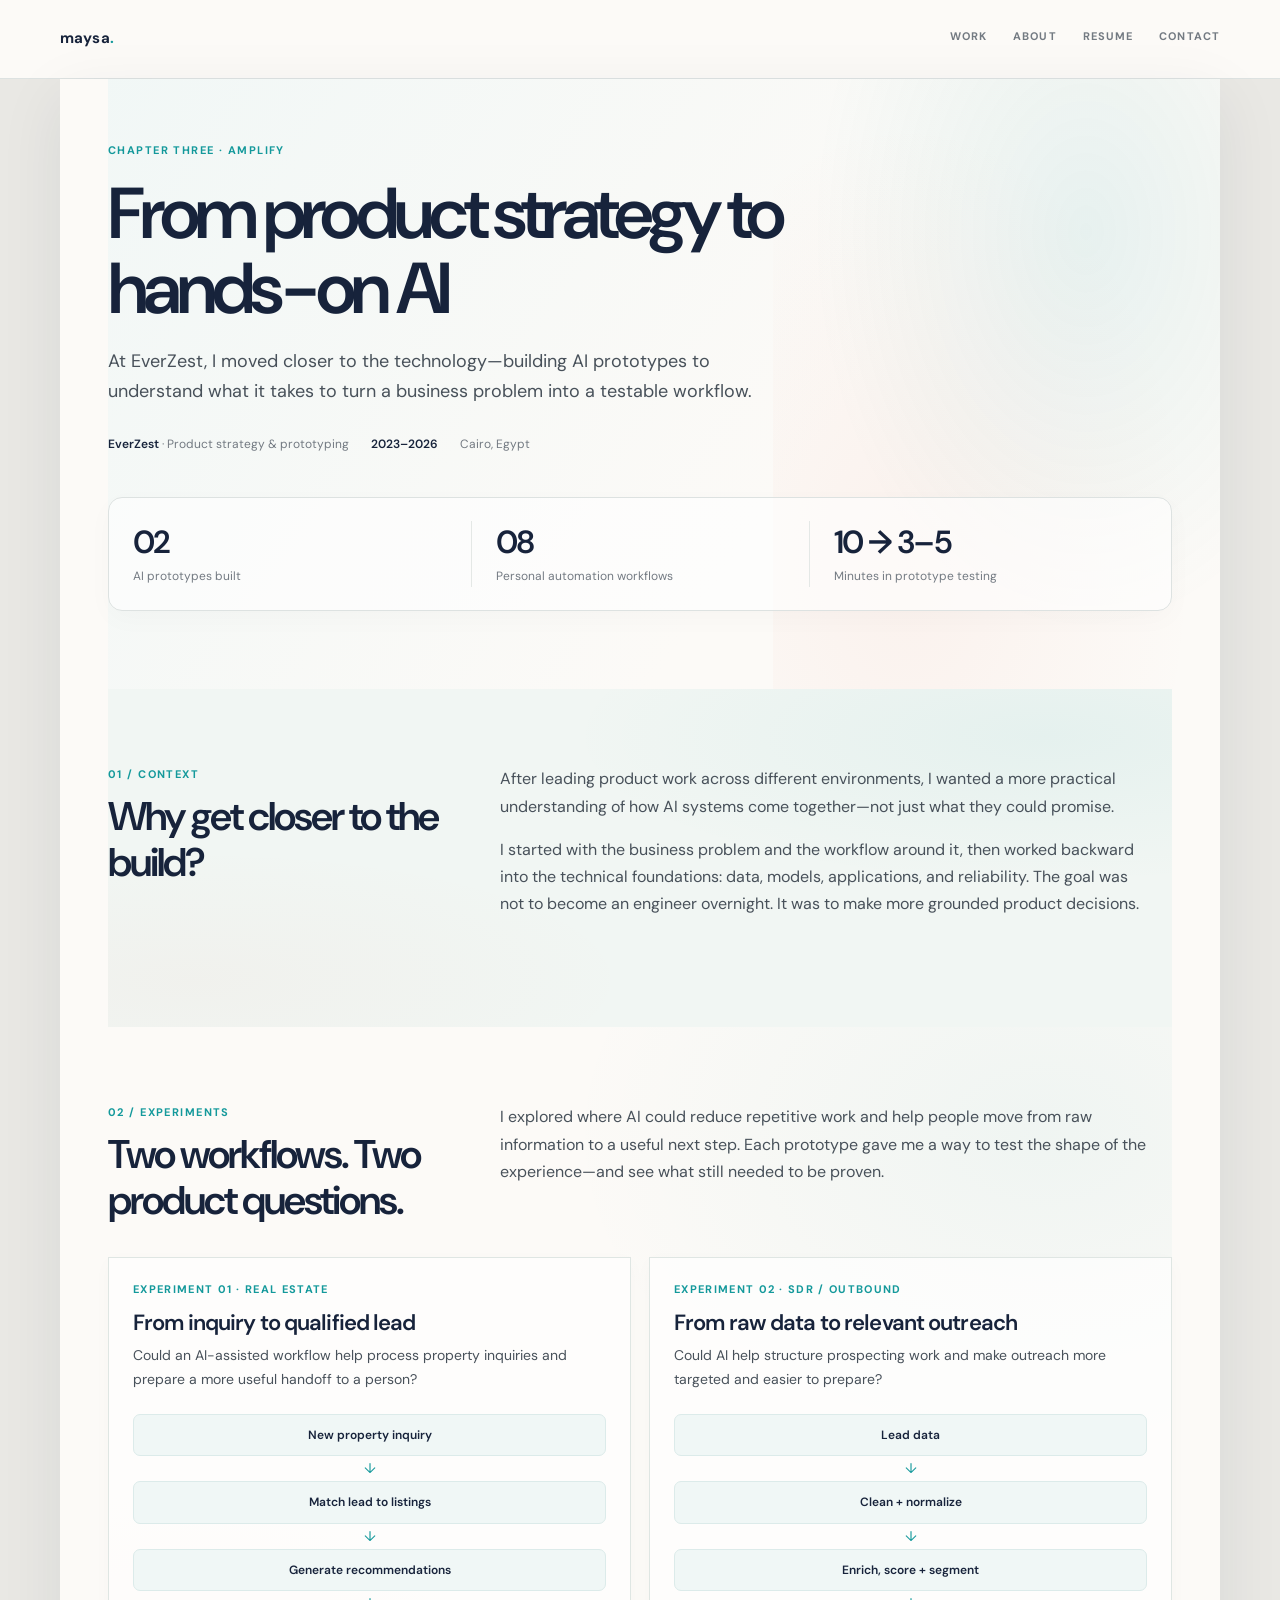
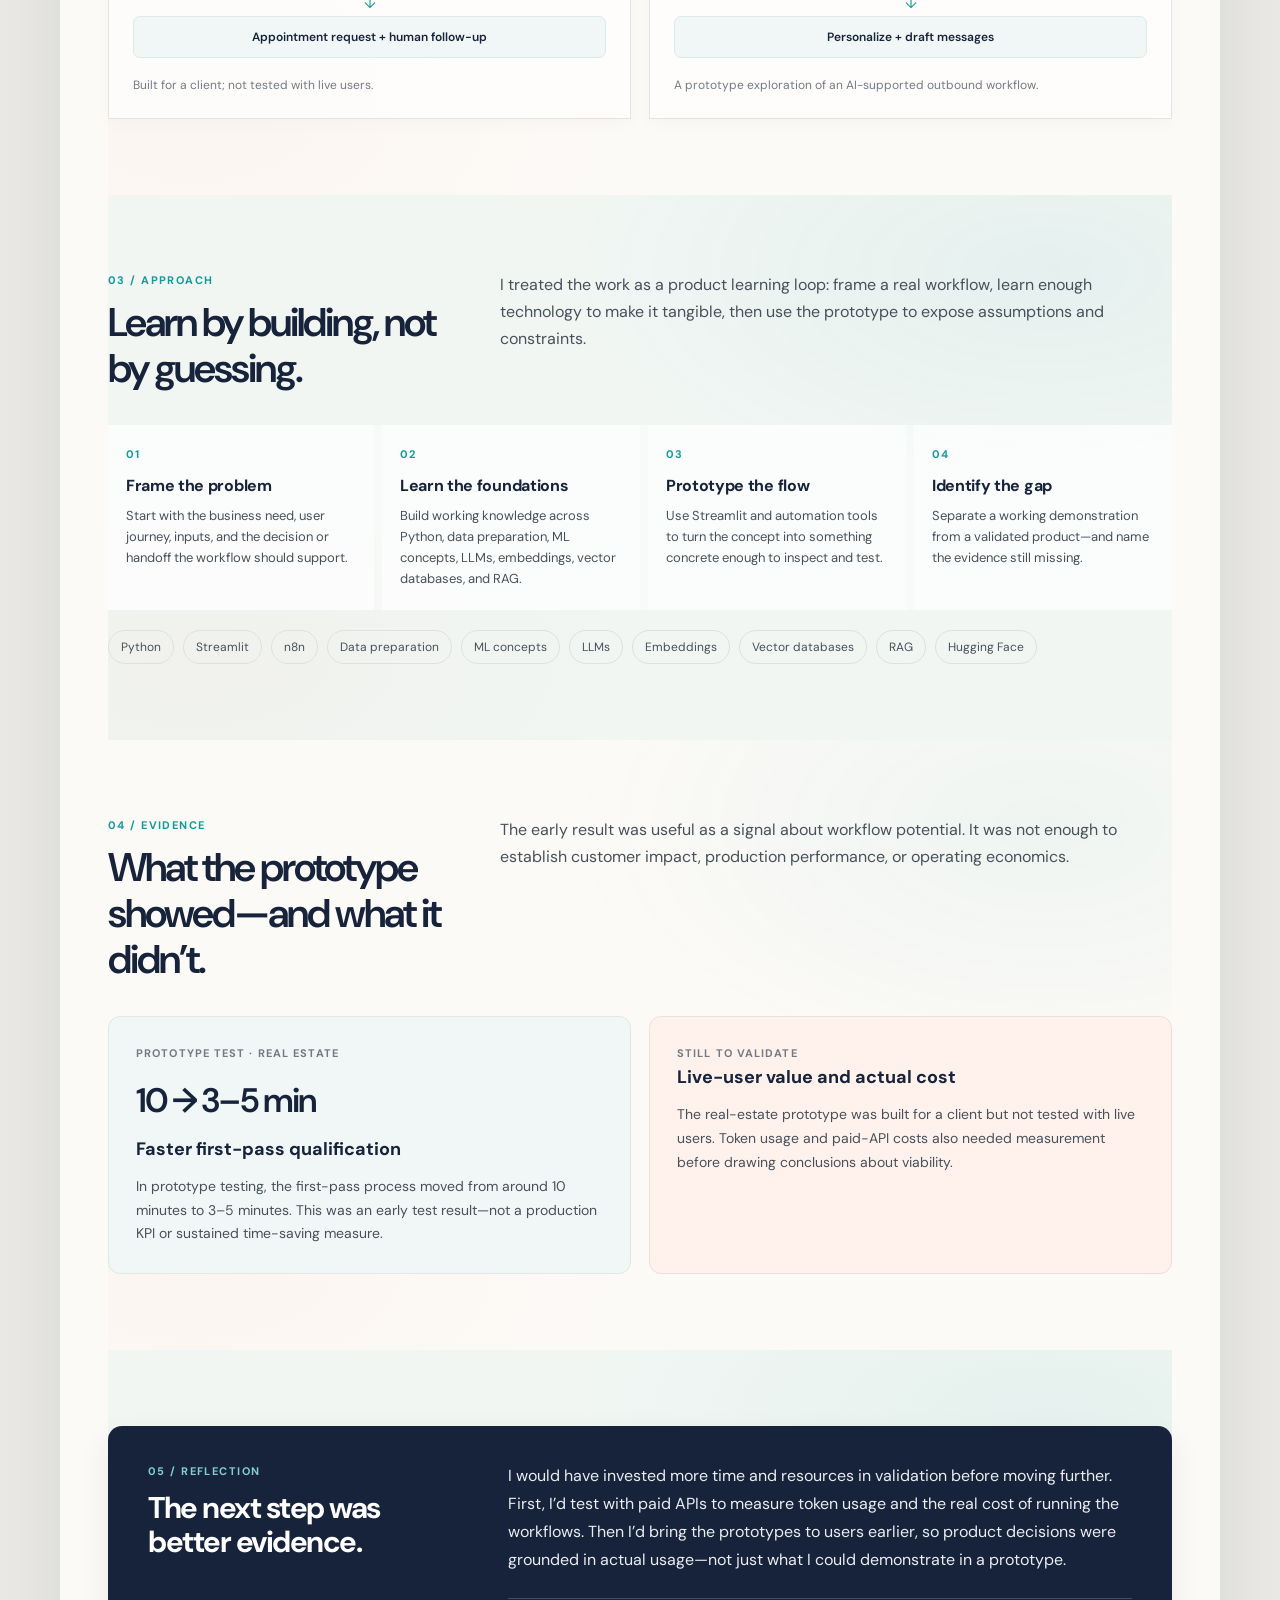
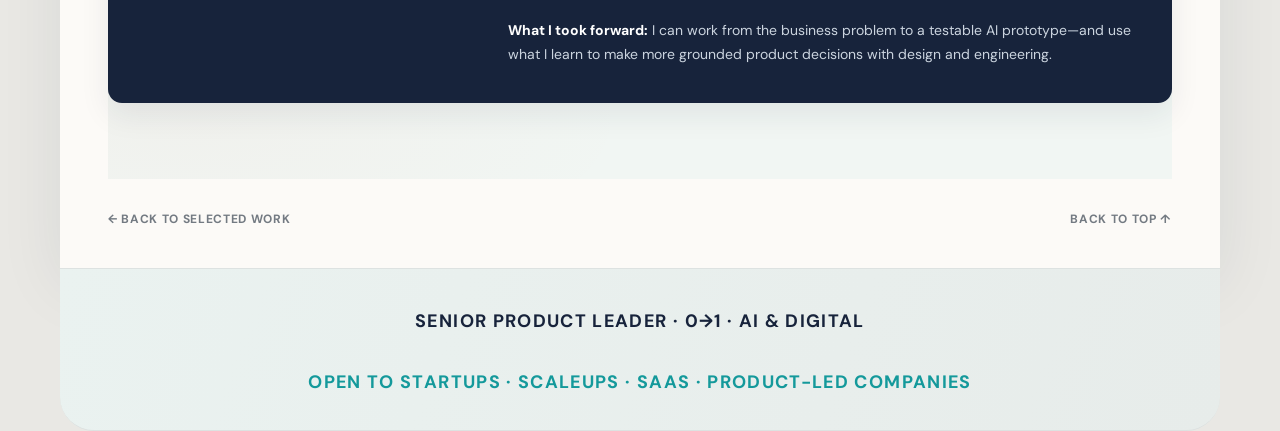
<file: Case Studies/everzest.html>
<!doctype html>
<html lang="en">
<head>
<meta charset="utf-8">
<meta name="viewport" content="width=device-width, initial-scale=1">
<meta name="description" content="EverZest case study: moving from product strategy to hands-on AI prototyping and learning what it takes to validate an AI product.">
<title>EverZest — From product strategy to hands-on AI | Maysa Aiman</title>
<link rel="preconnect" href="https://fonts.googleapis.com">
<link rel="preconnect" href="https://fonts.gstatic.com" crossorigin>
<link href="https://fonts.googleapis.com/css2?family=DM+Sans:wght@400;500;600;700&display=swap" rel="stylesheet">

<link rel="stylesheet" href="../assets/css/everzest.css">
<link rel="stylesheet" href="../assets/css/tokens.css">
</head>
<body id="top">
<nav class="site" aria-label="Main navigation"><div class="wrap nav"><a class="brand" href="../index.html#top" aria-label="Maysa Aiman home">maysa<span>.</span></a><nav class="navlinks"><a href="../index.html#work">Work</a><a href="../index.html#approach">About</a><a href="../index.html#resume">Resume</a><a href="../index.html#contact">Contact</a></nav></div></nav>
<main>
<div class="wrap">
<div class="hero" id="work">
<div class="eyebrow">Chapter Three · Amplify</div>
<h1>From product strategy to hands-on AI</h1>
<p class="intro">At EverZest, I moved closer to the technology—building AI prototypes to understand what it takes to turn a business problem into a testable workflow.</p>
<div class="meta"><span><strong>EverZest</strong> · Product strategy & prototyping</span><span><strong>2023–2026</strong></span><span>Cairo, Egypt</span></div>
<div class="proof" aria-label="Project highlights">
<div class="proof-item"><b>02</b><span>AI prototypes built</span></div>
<div class="proof-item"><b>08</b><span>Personal automation workflows</span></div>
<div class="proof-item"><b>10 → 3–5</b><span>Minutes in prototype testing</span></div>
</div>
</div>
<section>
<div class="section-head"><div><div class="kicker">01 / Context</div><h2>Why get closer to the build?</h2></div><div class="copy"><p>After leading product work across different environments, I wanted a more practical understanding of how AI systems come together—not just what they could promise.</p><p>I started with the business problem and the workflow around it, then worked backward into the technical foundations: data, models, applications, and reliability. The goal was not to become an engineer overnight. It was to make more grounded product decisions.</p></div></div>
</section>
<section>
<div class="section-head"><div><div class="kicker">02 / Experiments</div><h2>Two workflows. Two product questions.</h2></div><p>I explored where AI could reduce repetitive work and help people move from raw information to a useful next step. Each prototype gave me a way to test the shape of the experience—and see what still needed to be proven.</p></div>
<div class="experiments">
<article class="experiment"><div class="num">EXPERIMENT 01 · REAL ESTATE</div><h3>From inquiry to qualified lead</h3><p>Could an AI-assisted workflow help process property inquiries and prepare a more useful handoff to a person?</p>
<div class="flow" aria-label="Real estate workflow"><div class="step">New property inquiry</div><div class="arrow">↓</div><div class="step">Match lead to listings</div><div class="arrow">↓</div><div class="step">Generate recommendations</div><div class="arrow">↓</div><div class="step">Appointment request + human follow-up</div></div>
<p class="note">Built for a client; not tested with live users.</p></article>
<article class="experiment"><div class="num">EXPERIMENT 02 · SDR / OUTBOUND</div><h3>From raw data to relevant outreach</h3><p>Could AI help structure prospecting work and make outreach more targeted and easier to prepare?</p>
<div class="flow" aria-label="SDR workflow"><div class="step">Lead data</div><div class="arrow">↓</div><div class="step">Clean + normalize</div><div class="arrow">↓</div><div class="step">Enrich, score + segment</div><div class="arrow">↓</div><div class="step">Personalize + draft messages</div></div>
<p class="note">A prototype exploration of an AI-supported outbound workflow.</p></article>
</div>
</section>
<section id="approach">
<div class="section-head"><div><div class="kicker">03 / Approach</div><h2>Learn by building, not by guessing.</h2></div><p>I treated the work as a product learning loop: frame a real workflow, learn enough technology to make it tangible, then use the prototype to expose assumptions and constraints.</p></div>
<div class="approach">
<div class="phase"><div class="stepno">01</div><h3>Frame the problem</h3><p>Start with the business need, user journey, inputs, and the decision or handoff the workflow should support.</p></div>
<div class="phase"><div class="stepno">02</div><h3>Learn the foundations</h3><p>Build working knowledge across Python, data preparation, ML concepts, LLMs, embeddings, vector databases, and RAG.</p></div>
<div class="phase"><div class="stepno">03</div><h3>Prototype the flow</h3><p>Use Streamlit and automation tools to turn the concept into something concrete enough to inspect and test.</p></div>
<div class="phase"><div class="stepno">04</div><h3>Identify the gap</h3><p>Separate a working demonstration from a validated product—and name the evidence still missing.</p></div>
</div>
<div class="tech" aria-label="Technical areas explored"><span>Python</span><span>Streamlit</span><span>n8n</span><span>Data preparation</span><span>ML concepts</span><span>LLMs</span><span>Embeddings</span><span>Vector databases</span><span>RAG</span><span>Hugging Face</span></div>
</section>
<section>
<div class="section-head"><div><div class="kicker">04 / Evidence</div><h2>What the prototype showed—and what it didn’t.</h2></div><p>The early result was useful as a signal about workflow potential. It was not enough to establish customer impact, production performance, or operating economics.</p></div>
<div class="evidence">
<div class="evidence-card"><div class="small-label">Prototype test · Real estate</div><div class="big-result">10 → 3–5 min</div><h3>Faster first-pass qualification</h3><p>In prototype testing, the first-pass process moved from around 10 minutes to 3–5 minutes. This was an early test result—not a production KPI or sustained time-saving measure.</p></div>
<div class="evidence-card caveat"><div class="small-label">Still to validate</div><h3>Live-user value and actual cost</h3><p>The real-estate prototype was built for a client but not tested with live users. Token usage and paid-API costs also needed measurement before drawing conclusions about viability.</p></div>
</div>
</section>
<section>
<div class="reflection">
<div><div class="kicker">05 / Reflection</div><h2>The next step was better evidence.</h2></div>
<div><p>I would have invested more time and resources in validation before moving further. First, I’d test with paid APIs to measure token usage and the real cost of running the workflows. Then I’d bring the prototypes to users earlier, so product decisions were grounded in actual usage—not just what I could demonstrate in a prototype.</p><div class="takeaway"><strong>What I took forward:</strong> I can work from the business problem to a testable AI prototype—and use what I learn to make more grounded product decisions with design and engineering.</div></div>
</div>
</section>
<div class="next portfolio-bottom-nav"><a href="../index.html#work">← Back to selected work</a><a href="#top">Back to top ↑</a></div>
</div>
</main>
<footer class="portfolio-footer"><div class="footer-inner"><p class="footer-title">SENIOR PRODUCT LEADER · 0→1 · AI &amp; DIGITAL</p><p class="footer-open">OPEN TO STARTUPS · SCALEUPS · SAAS · PRODUCT-LED COMPANIES</p></div></footer>
</body>
</html>
</file>
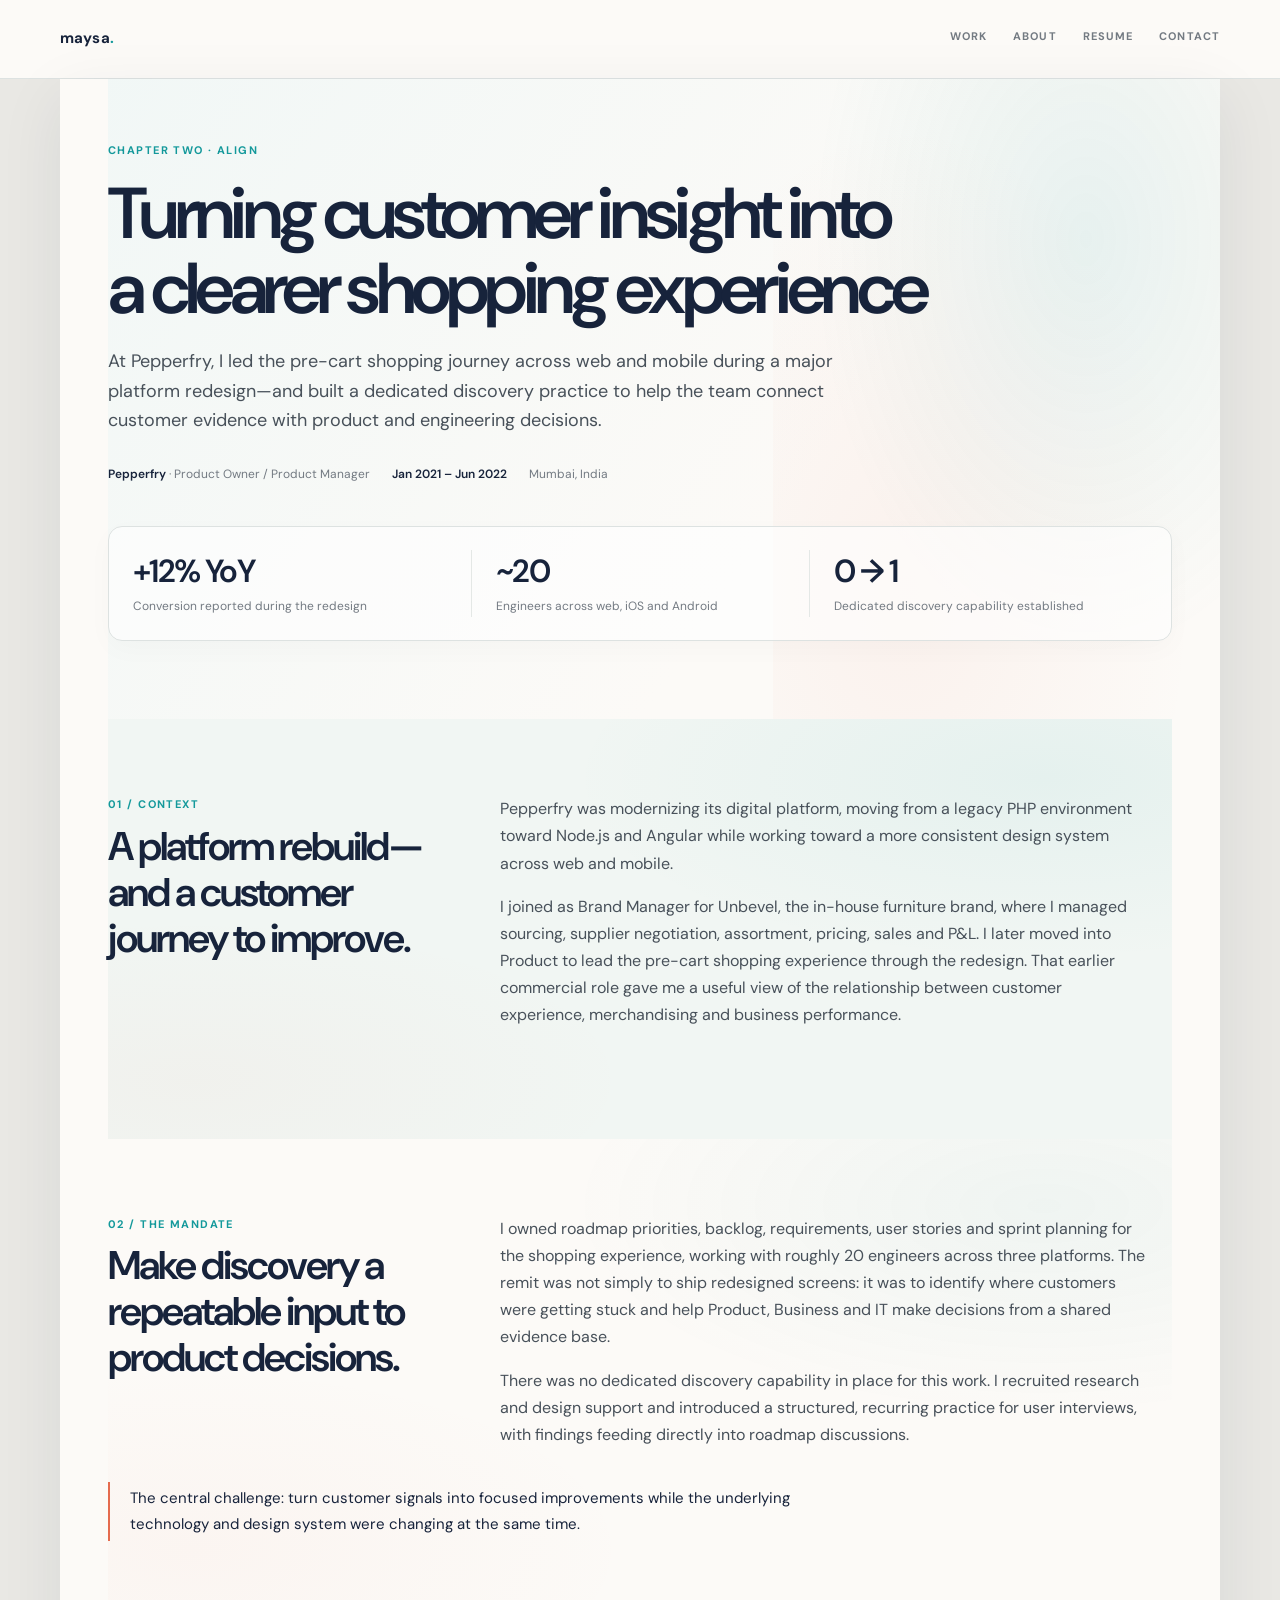
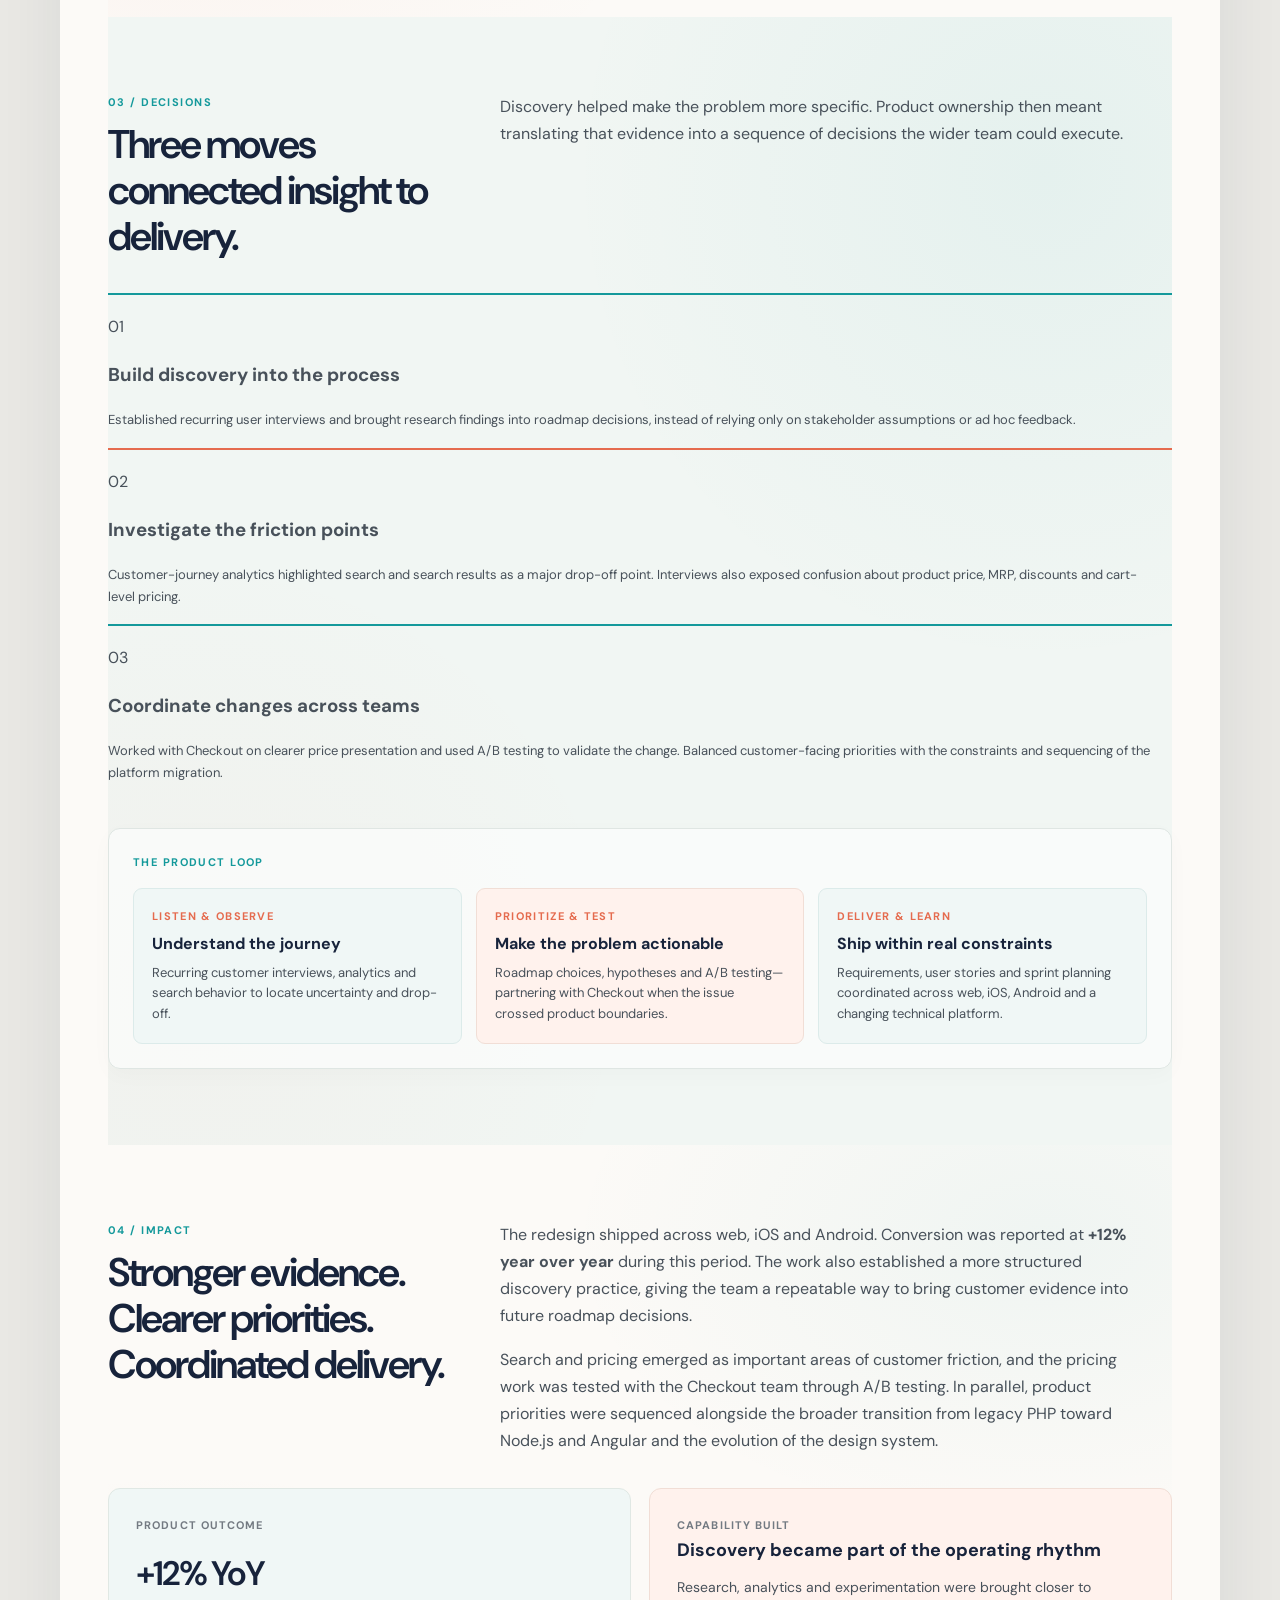
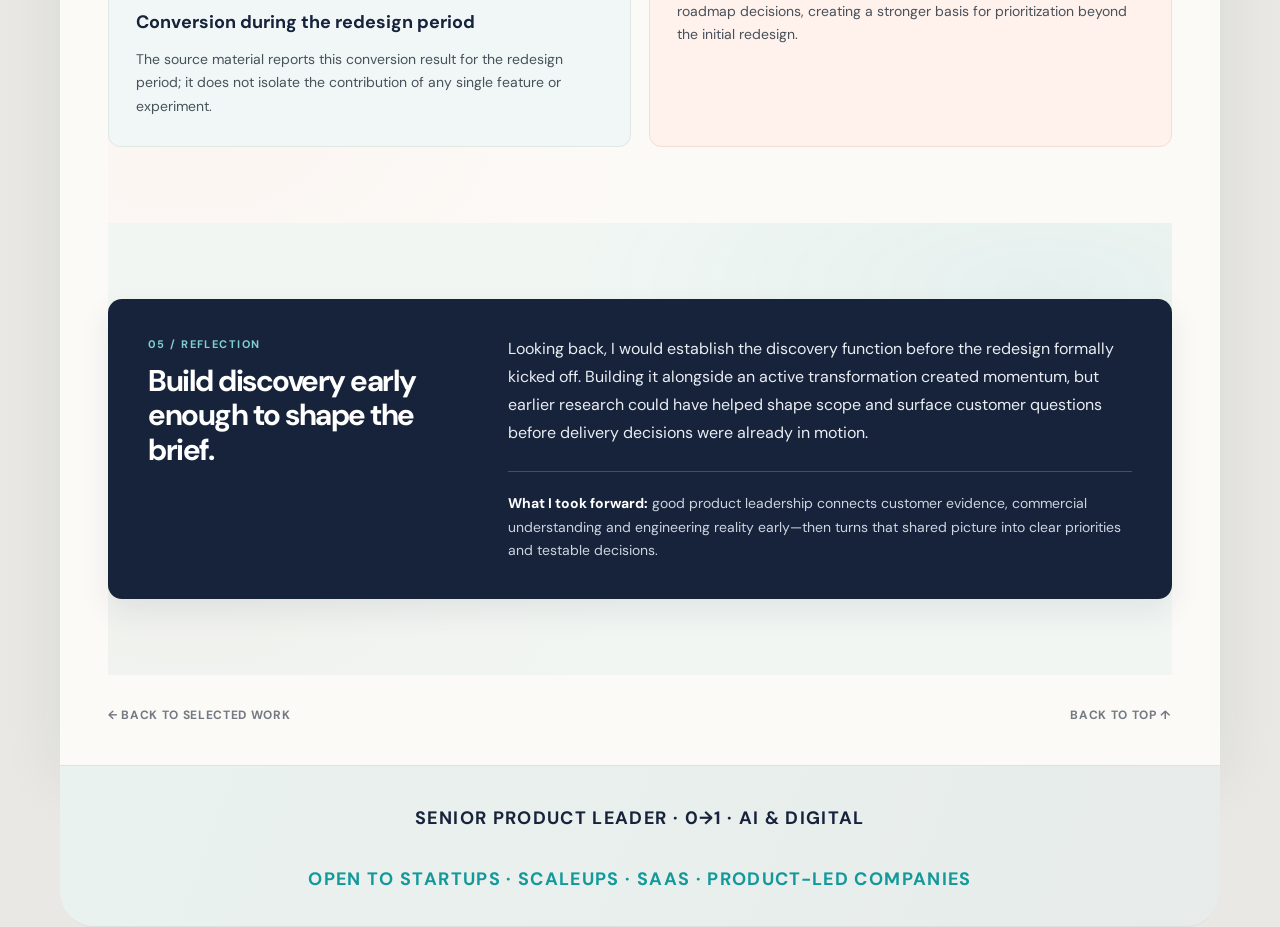
<file: Case Studies/pepperfry.html>
<!doctype html>
<html lang="en">
<head>
<meta charset="utf-8">
<meta name="viewport" content="width=device-width, initial-scale=1">
<meta name="description" content="Pepperfry product management case study: building customer discovery, diagnosing shopping-journey friction, and aligning product priorities with engineering delivery during platform modernization.">
<meta name="theme-color" content="#E9E8E4">
<title>Pepperfry — Turning Customer Insight into a Clearer Shopping Experience | Maysa Aiman</title>
<link rel="preconnect" href="https://fonts.googleapis.com">
<link rel="preconnect" href="https://fonts.gstatic.com" crossorigin>
<link href="https://fonts.googleapis.com/css2?family=DM+Sans:wght@400;500;600;700&display=swap" rel="stylesheet">

<link rel="stylesheet" href="../assets/css/pepperfry.css">
<link rel="stylesheet" href="../assets/css/tokens.css">
</head>
<body id="top">
<nav class="site" aria-label="Main navigation"><div class="wrap nav"><a class="brand" href="../index.html#top" aria-label="Maysa Aiman home">maysa<span>.</span></a><nav class="navlinks" aria-label="Portfolio"><a href="../index.html#work">Work</a><a href="../index.html#approach">About</a><a href="../index.html#resume">Resume</a><a href="../index.html#contact">Contact</a></nav></div></nav>
<main>
<div class="wrap">
<div class="hero" id="work">
<div class="eyebrow">Chapter Two · Align</div>
<h1>Turning customer insight into a clearer shopping experience</h1>
<p class="intro">At Pepperfry, I led the pre-cart shopping journey across web and mobile during a major platform redesign—and built a dedicated discovery practice to help the team connect customer evidence with product and engineering decisions.</p>
<div class="meta"><span><strong>Pepperfry</strong> · Product Owner / Product Manager</span><span><strong>Jan 2021 – Jun 2022</strong></span><span>Mumbai, India</span></div>
<div class="proof" aria-label="Project highlights">
<div class="proof-item"><b>+12% YoY</b><span>Conversion reported during the redesign</span></div>
<div class="proof-item"><b>~20</b><span>Engineers across web, iOS and Android</span></div>
<div class="proof-item"><b>0 → 1</b><span>Dedicated discovery capability established</span></div>
</div>
</div>
<section>
<div class="section-head"><div><div class="kicker">01 / Context</div><h2>A platform rebuild—and a customer journey to improve.</h2></div><div class="copy"><p>Pepperfry was modernizing its digital platform, moving from a legacy PHP environment toward Node.js and Angular while working toward a more consistent design system across web and mobile.</p><p>I joined as Brand Manager for Unbevel, the in-house furniture brand, where I managed sourcing, supplier negotiation, assortment, pricing, sales and P&amp;L. I later moved into Product to lead the pre-cart shopping experience through the redesign. That earlier commercial role gave me a useful view of the relationship between customer experience, merchandising and business performance.</p></div></div>
</section>
<section>
<div class="section-head"><div><div class="kicker">02 / The mandate</div><h2>Make discovery a repeatable input to product decisions.</h2></div><div class="copy"><p>I owned roadmap priorities, backlog, requirements, user stories and sprint planning for the shopping experience, working with roughly 20 engineers across three platforms. The remit was not simply to ship redesigned screens: it was to identify where customers were getting stuck and help Product, Business and IT make decisions from a shared evidence base.</p><p>There was no dedicated discovery capability in place for this work. I recruited research and design support and introduced a structured, recurring practice for user interviews, with findings feeding directly into roadmap discussions.</p></div></div>
<div class="callout"><p>The central challenge: turn customer signals into focused improvements while the underlying technology and design system were changing at the same time.</p></div>
</section>
<section>
<div class="section-head"><div><div class="kicker">03 / Decisions</div><h2>Three moves connected insight to delivery.</h2></div><p>Discovery helped make the problem more specific. Product ownership then meant translating that evidence into a sequence of decisions the wider team could execute.</p></div>
<div class="decisions">
<article class="decision"><div class="num">01</div><h3>Build discovery into the process</h3><p>Established recurring user interviews and brought research findings into roadmap decisions, instead of relying only on stakeholder assumptions or ad hoc feedback.</p></article>
<article class="decision"><div class="num">02</div><h3>Investigate the friction points</h3><p>Customer-journey analytics highlighted search and search results as a major drop-off point. Interviews also exposed confusion about product price, MRP, discounts and cart-level pricing.</p></article>
<article class="decision"><div class="num">03</div><h3>Coordinate changes across teams</h3><p>Worked with Checkout on clearer price presentation and used A/B testing to validate the change. Balanced customer-facing priorities with the constraints and sequencing of the platform migration.</p></article>
</div>
<div class="visual"><div class="visual-label">The product loop</div><div class="flow-horizontal">
<div class="flow-card"><div class="num">LISTEN &amp; OBSERVE</div><h3>Understand the journey</h3><p>Recurring customer interviews, analytics and search behavior to locate uncertainty and drop-off.</p></div>
<div class="flow-card"><div class="num">PRIORITIZE &amp; TEST</div><h3>Make the problem actionable</h3><p>Roadmap choices, hypotheses and A/B testing—partnering with Checkout when the issue crossed product boundaries.</p></div>
<div class="flow-card"><div class="num">DELIVER &amp; LEARN</div><h3>Ship within real constraints</h3><p>Requirements, user stories and sprint planning coordinated across web, iOS, Android and a changing technical platform.</p></div>
</div></div>
</section>
<section>
<div class="section-head"><div><div class="kicker">04 / Impact</div><h2>Stronger evidence. Clearer priorities. Coordinated delivery.</h2></div><div class="copy"><p>The redesign shipped across web, iOS and Android. Conversion was reported at <strong>+12% year over year</strong> during this period. The work also established a more structured discovery practice, giving the team a repeatable way to bring customer evidence into future roadmap decisions.</p><p>Search and pricing emerged as important areas of customer friction, and the pricing work was tested with the Checkout team through A/B testing. In parallel, product priorities were sequenced alongside the broader transition from legacy PHP toward Node.js and Angular and the evolution of the design system.</p></div></div>
<div class="evidence">
<div class="evidence-card"><div class="small-label">Product outcome</div><div class="big-result">+12% YoY</div><h3>Conversion during the redesign period</h3><p>The source material reports this conversion result for the redesign period; it does not isolate the contribution of any single feature or experiment.</p></div>
<div class="evidence-card caveat"><div class="small-label">Capability built</div><h3>Discovery became part of the operating rhythm</h3><p>Research, analytics and experimentation were brought closer to roadmap decisions, creating a stronger basis for prioritization beyond the initial redesign.</p></div>
</div>
</section>
<section>
<div class="reflection"><div><div class="kicker">05 / Reflection</div><h2>Build discovery early enough to shape the brief.</h2></div><div><p>Looking back, I would establish the discovery function before the redesign formally kicked off. Building it alongside an active transformation created momentum, but earlier research could have helped shape scope and surface customer questions before delivery decisions were already in motion.</p><div class="takeaway"><strong>What I took forward:</strong> good product leadership connects customer evidence, commercial understanding and engineering reality early—then turns that shared picture into clear priorities and testable decisions.</div></div></div>
</section>
<div class="next portfolio-bottom-nav"><a href="../index.html#work">← Back to selected work</a><a href="#top">Back to top ↑</a></div>
</div>
</main>
<footer class="portfolio-footer"><div class="footer-inner"><p class="footer-title">SENIOR PRODUCT LEADER · 0→1 · AI &amp; DIGITAL</p><p class="footer-open">OPEN TO STARTUPS · SCALEUPS · SAAS · PRODUCT-LED COMPANIES</p></div></footer>
</body>
</html>
</file>
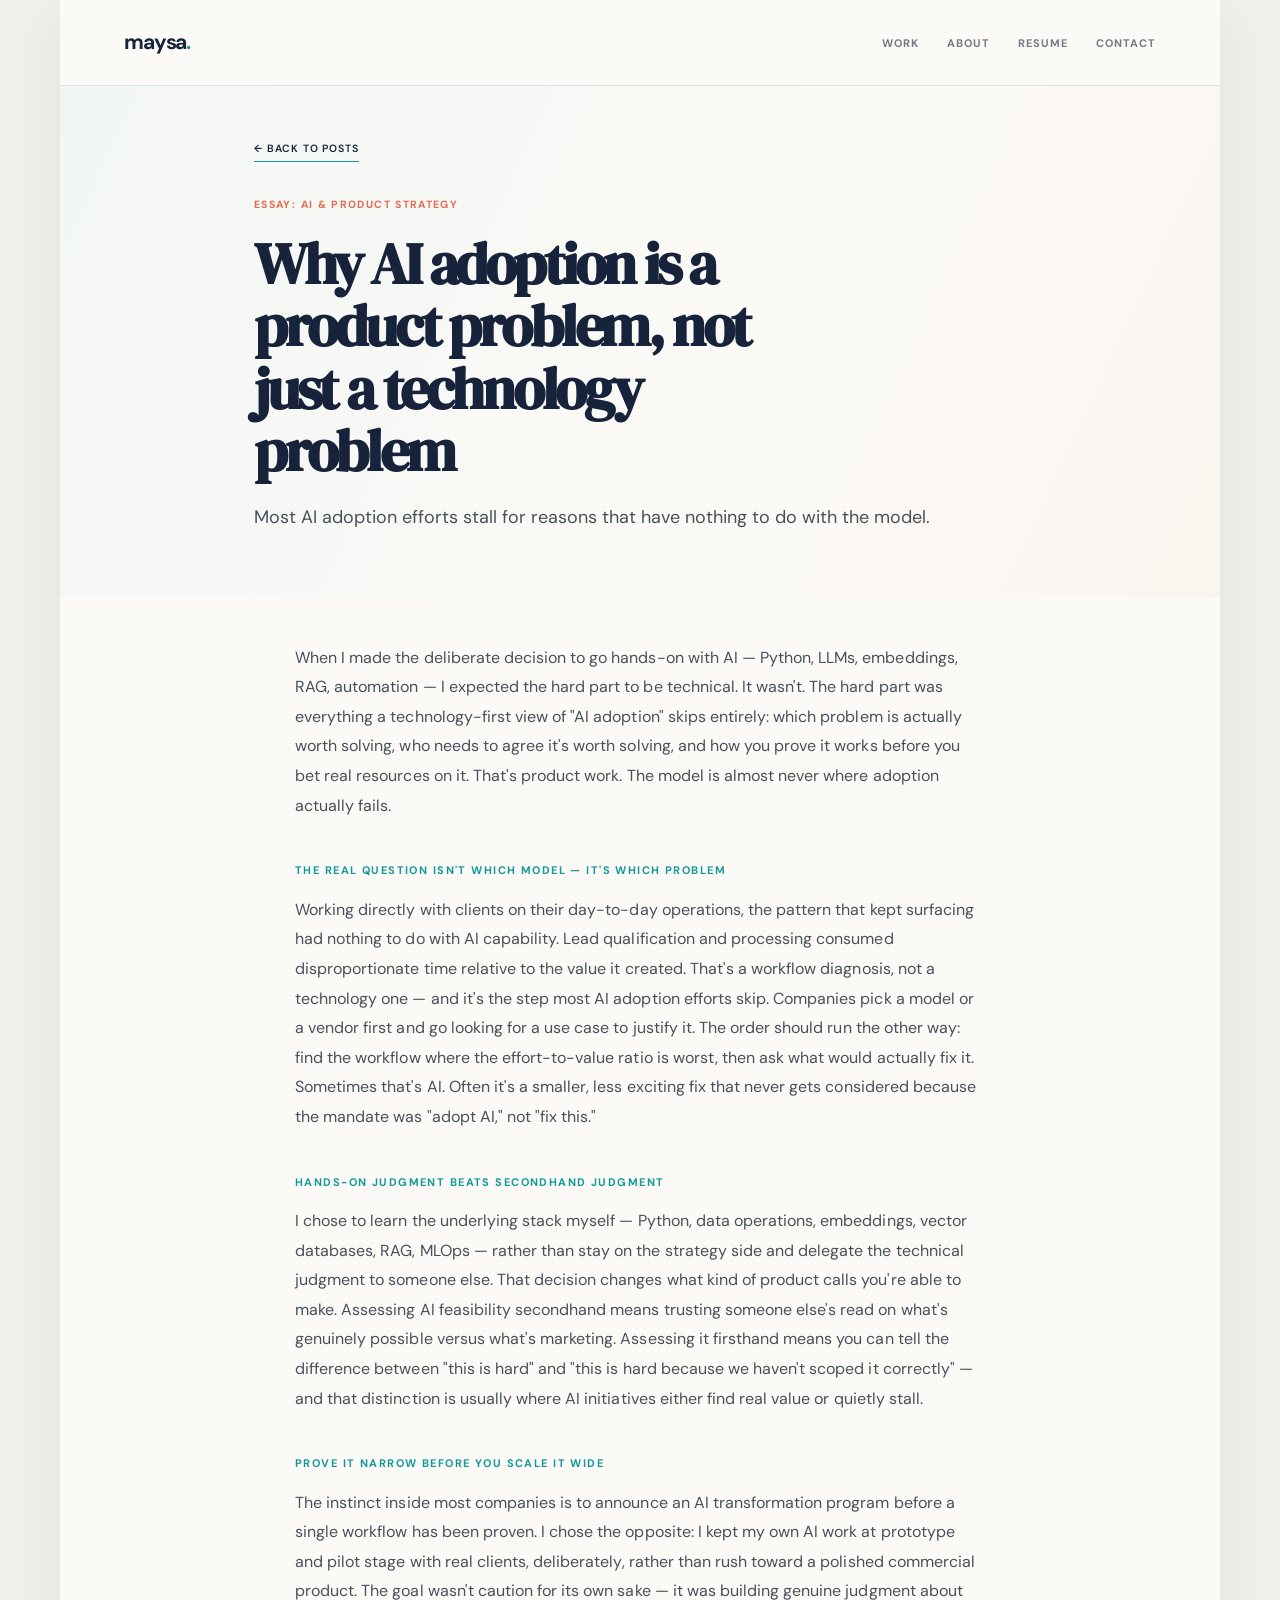
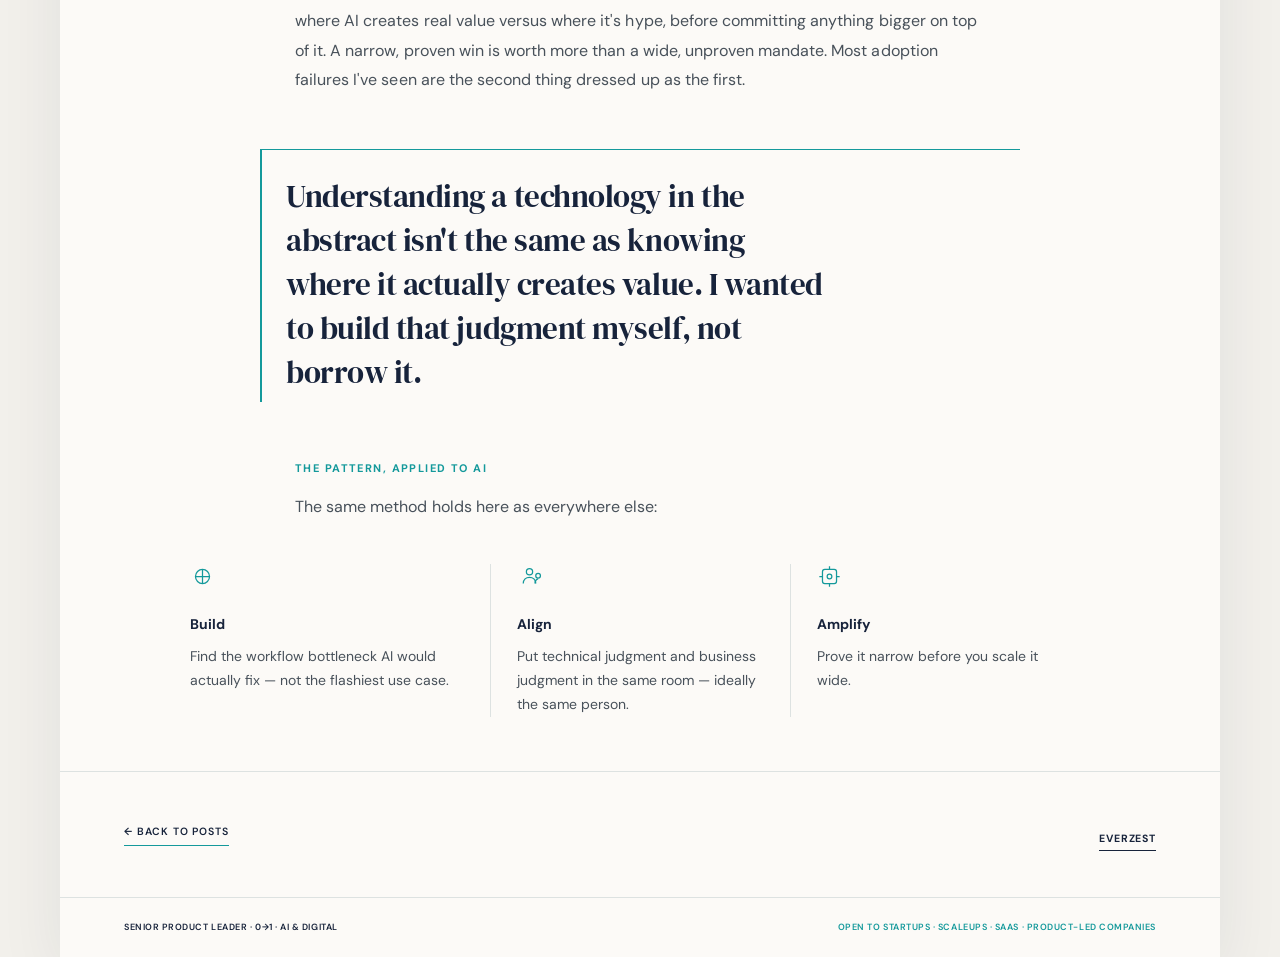
<file: posts/ai-adoption-product-problem.html>
<!DOCTYPE html>
<html lang="en">
<head>
<meta charset="UTF-8">
<meta name="viewport" content="width=device-width, initial-scale=1.0">
<meta name="color-scheme" content="light only">
<meta name="theme-color" content="#FCFAF7">
<title>Why AI Adoption Is a Product Problem, Not Just a Technology Problem — Maysa Aiman</title>
<meta name="description" content="Why AI adoption is a product problem as much as a technology problem, and why teams should start with workflows, user value, and measurable outcomes.">
<link rel="preconnect" href="https://fonts.googleapis.com">
<link rel="preconnect" href="https://fonts.gstatic.com" crossorigin>
<link href="https://fonts.googleapis.com/css2?family=DM+Sans:wght@400;500;600;700&family=DM+Serif+Display&display=swap" rel="stylesheet">

<link rel="stylesheet" href="../assets/css/blog-post.css">
<link rel="stylesheet" href="../assets/css/tokens.css">
</head>
<body>

<div class="page">

  <nav class="site">
    <div class="inner" style="display:flex; justify-content:space-between; align-items:center; flex-wrap:wrap; gap:14px;">
      <a class="site-name" href="../index.html" aria-label="maysa. home">maysa<span class="dot">.</span></a>
      <div class="links">
        <a href="../index.html#work">Work</a>
        <a href="../index.html#approach">About</a>
        <a href="../index.html#resume">Resume</a>
        <a href="../index.html#contact">Contact</a>
      </div>
    </div>
  </nav>

  <main>
  <header class="case-hero">
    <div class="inner">
      <a class="back-link" href="index.html">← Back to Posts</a>
      <div class="case-meta" style="margin-top:18px;">Essay: AI &amp; Product Strategy</div>
      <h1 style="max-width:22ch;">Why AI adoption is a product problem, not just a technology problem</h1>
      <p class="lede">Most AI adoption efforts stall for reasons that have nothing to do with the model.</p>
    </div>
  </header>

  <section>
    <div class="inner">

      <div class="case-block">
        <p>When I made the deliberate decision to go hands-on with AI — Python, LLMs, embeddings, RAG, automation — I expected the hard part to be technical. It wasn't. The hard part was everything a technology-first view of "AI adoption" skips entirely: which problem is actually worth solving, who needs to agree it's worth solving, and how you prove it works before you bet real resources on it. That's product work. The model is almost never where adoption actually fails.</p>
      </div>

      <div class="case-block">
        <h2>The real question isn't which model — it's which problem</h2>
        <p>Working directly with clients on their day-to-day operations, the pattern that kept surfacing had nothing to do with AI capability. Lead qualification and processing consumed disproportionate time relative to the value it created. That's a workflow diagnosis, not a technology one — and it's the step most AI adoption efforts skip. Companies pick a model or a vendor first and go looking for a use case to justify it. The order should run the other way: find the workflow where the effort-to-value ratio is worst, then ask what would actually fix it. Sometimes that's AI. Often it's a smaller, less exciting fix that never gets considered because the mandate was "adopt AI," not "fix this."</p>
      </div>

      <div class="case-block">
        <h2>Hands-on judgment beats secondhand judgment</h2>
        <p>I chose to learn the underlying stack myself — Python, data operations, embeddings, vector databases, RAG, MLOps — rather than stay on the strategy side and delegate the technical judgment to someone else. That decision changes what kind of product calls you're able to make. Assessing AI feasibility secondhand means trusting someone else's read on what's genuinely possible versus what's marketing. Assessing it firsthand means you can tell the difference between "this is hard" and "this is hard because we haven't scoped it correctly" — and that distinction is usually where AI initiatives either find real value or quietly stall.</p>
      </div>

      <div class="case-block">
        <h2>Prove it narrow before you scale it wide</h2>
        <p>The instinct inside most companies is to announce an AI transformation program before a single workflow has been proven. I chose the opposite: I kept my own AI work at prototype and pilot stage with real clients, deliberately, rather than rush toward a polished commercial product. The goal wasn't caution for its own sake — it was building genuine judgment about where AI creates real value versus where it's hype, before committing anything bigger on top of it. A narrow, proven win is worth more than a wide, unproven mandate. Most adoption failures I've seen are the second thing dressed up as the first.</p>
      </div>

      <div class="bring">
        <div class="big">Understanding a technology in the abstract isn't the same as knowing where it actually creates value. I wanted to build that judgment myself, not borrow it.</div>
      </div>

      <div class="case-block" style="margin-top:44px;">
        <h2>The pattern, applied to AI</h2>
        <p>The same method holds here as everywhere else:</p>
      </div>

      <div class="reasons" style="margin-top:8px;">
        <div class="reason">
          <svg class="icon" viewBox="0 0 32 32" fill="none" stroke="currentColor" stroke-width="1.6"><circle cx="16" cy="16" r="9"/><path d="M7 16h18M16 7v18"/></svg>
          <h3>Build</h3>
          <p>Find the workflow bottleneck AI would actually fix — not the flashiest use case.</p>
        </div>
        <div class="reason">
          <svg class="icon" viewBox="0 0 32 32" fill="none" stroke="currentColor" stroke-width="1.6"><circle cx="16" cy="10" r="4"/><path d="M8 25c0-5 3.5-8 8-8s8 3 8 8"/><circle cx="27" cy="15" r="3"/><path d="M23 25c0-3.2 1.6-5.3 4-6"/></svg>
          <h3>Align</h3>
          <p>Put technical judgment and business judgment in the same room — ideally the same person.</p>
        </div>
        <div class="reason">
          <svg class="icon" viewBox="0 0 32 32" fill="none" stroke="currentColor" stroke-width="1.6"><rect x="7" y="7" width="18" height="18" rx="3"/><circle cx="16" cy="16" r="3"/><path d="M16 3v4M16 25v4M3 16h4M25 16h4"/></svg>
          <h3>Amplify</h3>
          <p>Prove it narrow before you scale it wide.</p>
        </div>
      </div>

    </div>
  </section>

  <section>
    <div class="inner" style="display:flex; justify-content:space-between; align-items:center; flex-wrap:wrap; gap:16px;">
      <a class="back-link" style="margin:0;" href="index.html">← Back to Posts</a>
      <a class="case-link" href="../Case%20Studies/everzest.html">EverZest</a>
    </div>
  </section>

  </main>

  <div class="footer">
    <div class="inner" style="display:flex; justify-content:space-between; align-items:center; gap:16px; width:100%;">
      <div class="left">Senior Product Leader · 0→1 · AI &amp; Digital</div>
      <div class="right">Open to startups · scaleups · SaaS · product-led companies</div>
    </div>
  </div>

</div>

</body>
</html>
</file>
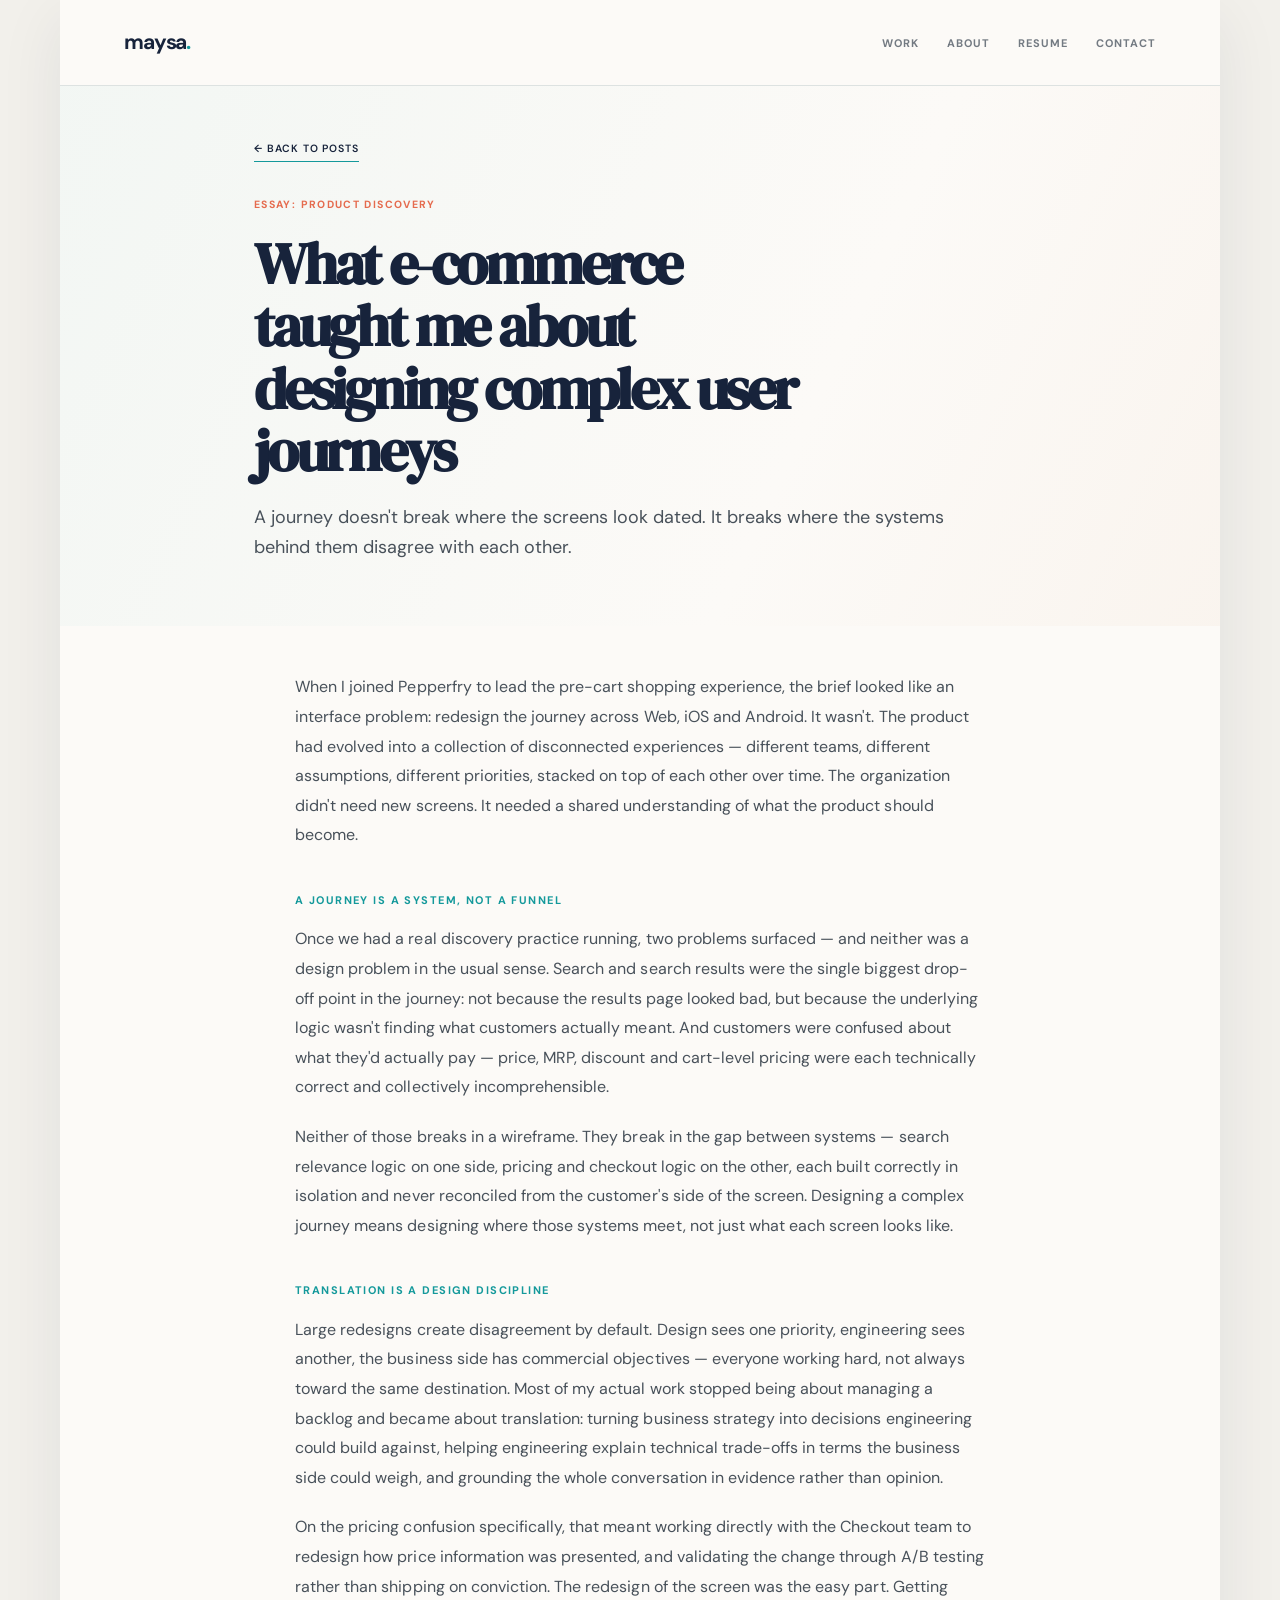
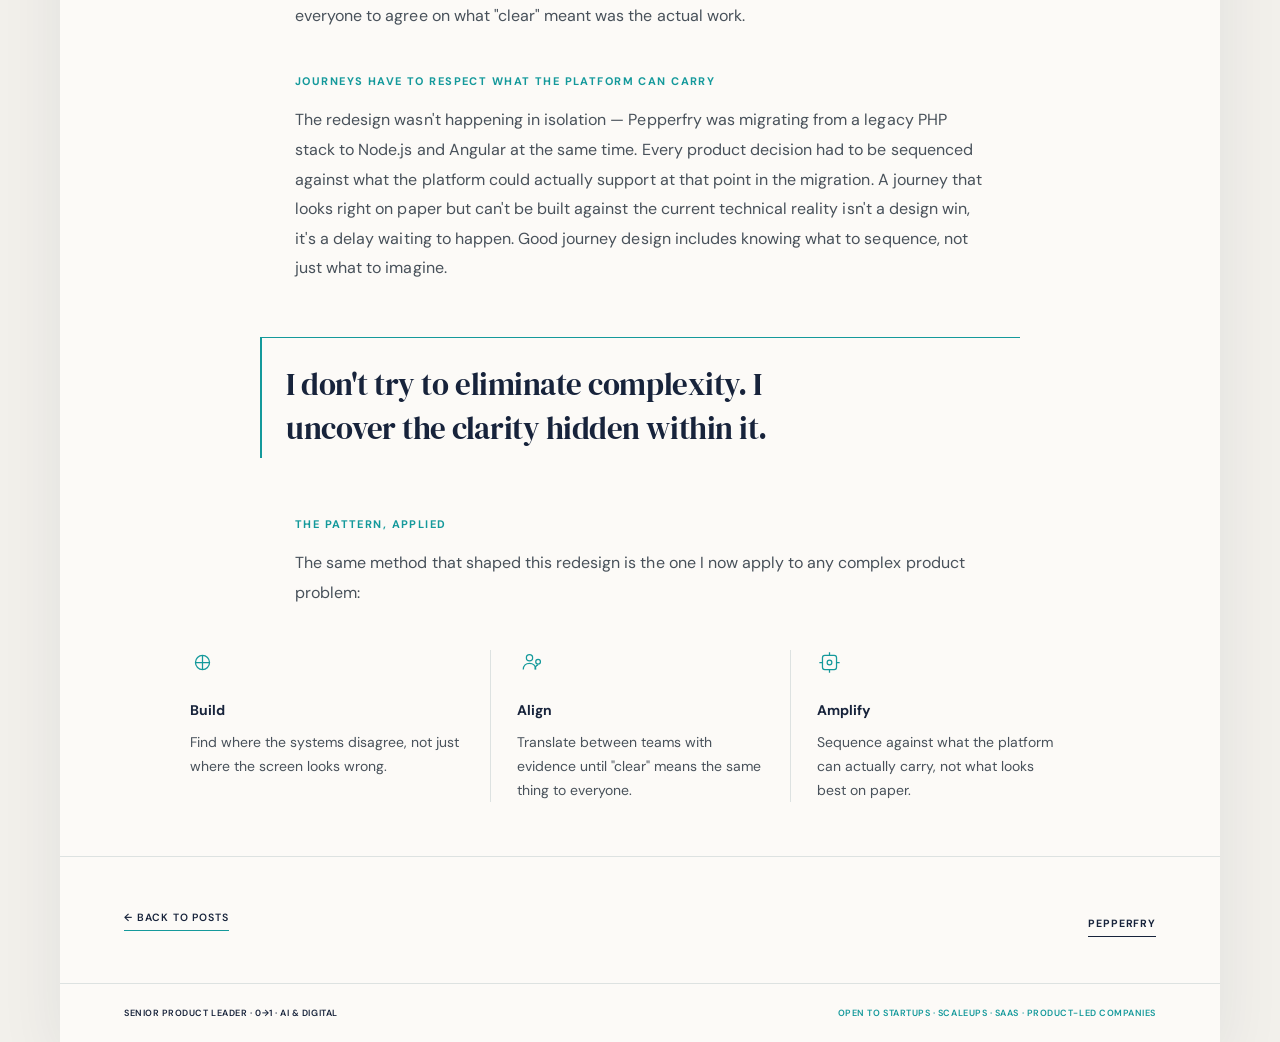
<file: posts/ecommerce-journeys.html>
<!DOCTYPE html>
<html lang="en">
<head>
<meta charset="UTF-8">
<meta name="viewport" content="width=device-width, initial-scale=1.0">
<meta name="color-scheme" content="light only">
<meta name="theme-color" content="#FCFAF7">
<title>What E-commerce Taught Me About Designing Complex User Journeys — Maysa Aiman</title>
<meta name="description" content="Lessons from e-commerce about designing complex user journeys and connecting customer-facing experiences with the systems and teams behind them.">
<link rel="preconnect" href="https://fonts.googleapis.com">
<link rel="preconnect" href="https://fonts.gstatic.com" crossorigin>
<link href="https://fonts.googleapis.com/css2?family=DM+Sans:wght@400;500;600;700&family=DM+Serif+Display&display=swap" rel="stylesheet">

<link rel="stylesheet" href="../assets/css/blog-post.css">
<link rel="stylesheet" href="../assets/css/tokens.css">
</head>
<body>

<div class="page">

  <nav class="site">
    <div class="inner" style="display:flex; justify-content:space-between; align-items:center; flex-wrap:wrap; gap:14px;">
      <a class="site-name" href="../index.html" aria-label="maysa. home">maysa<span class="dot">.</span></a>
      <div class="links">
        <a href="../index.html#work">Work</a>
        <a href="../index.html#approach">About</a>
        <a href="../index.html#resume">Resume</a>
        <a href="../index.html#contact">Contact</a>
      </div>
    </div>
  </nav>

  <main>
  <header class="case-hero">
    <div class="inner">
      <a class="back-link" href="index.html">← Back to Posts</a>
      <div class="case-meta" style="margin-top:18px;">Essay: Product Discovery</div>
      <h1 style="max-width:24ch;">What e-commerce taught me about designing complex user journeys</h1>
      <p class="lede">A journey doesn't break where the screens look dated. It breaks where the systems behind them disagree with each other.</p>
    </div>
  </header>

  <section>
    <div class="inner">

      <div class="case-block">
        <p>When I joined Pepperfry to lead the pre-cart shopping experience, the brief looked like an interface problem: redesign the journey across Web, iOS and Android. It wasn't. The product had evolved into a collection of disconnected experiences — different teams, different assumptions, different priorities, stacked on top of each other over time. The organization didn't need new screens. It needed a shared understanding of what the product should become.</p>
      </div>

      <div class="case-block">
        <h2>A journey is a system, not a funnel</h2>
        <p>Once we had a real discovery practice running, two problems surfaced — and neither was a design problem in the usual sense. Search and search results were the single biggest drop-off point in the journey: not because the results page looked bad, but because the underlying logic wasn't finding what customers actually meant. And customers were confused about what they'd actually pay — price, MRP, discount and cart-level pricing were each technically correct and collectively incomprehensible.</p>
        <p>Neither of those breaks in a wireframe. They break in the gap between systems — search relevance logic on one side, pricing and checkout logic on the other, each built correctly in isolation and never reconciled from the customer's side of the screen. Designing a complex journey means designing where those systems meet, not just what each screen looks like.</p>
      </div>

      <div class="case-block">
        <h2>Translation is a design discipline</h2>
        <p>Large redesigns create disagreement by default. Design sees one priority, engineering sees another, the business side has commercial objectives — everyone working hard, not always toward the same destination. Most of my actual work stopped being about managing a backlog and became about translation: turning business strategy into decisions engineering could build against, helping engineering explain technical trade-offs in terms the business side could weigh, and grounding the whole conversation in evidence rather than opinion.</p>
        <p>On the pricing confusion specifically, that meant working directly with the Checkout team to redesign how price information was presented, and validating the change through A/B testing rather than shipping on conviction. The redesign of the screen was the easy part. Getting everyone to agree on what "clear" meant was the actual work.</p>
      </div>

      <div class="case-block">
        <h2>Journeys have to respect what the platform can carry</h2>
        <p>The redesign wasn't happening in isolation — Pepperfry was migrating from a legacy PHP stack to Node.js and Angular at the same time. Every product decision had to be sequenced against what the platform could actually support at that point in the migration. A journey that looks right on paper but can't be built against the current technical reality isn't a design win, it's a delay waiting to happen. Good journey design includes knowing what to sequence, not just what to imagine.</p>
      </div>

      <div class="bring">
        <div class="big">I don't try to eliminate complexity. I uncover the clarity hidden within it.</div>
      </div>

      <div class="case-block" style="margin-top:44px;">
        <h2>The pattern, applied</h2>
        <p>The same method that shaped this redesign is the one I now apply to any complex product problem:</p>
      </div>

      <div class="reasons" style="margin-top:8px;">
        <div class="reason">
          <svg class="icon" viewBox="0 0 32 32" fill="none" stroke="currentColor" stroke-width="1.6"><circle cx="16" cy="16" r="9"/><path d="M7 16h18M16 7v18"/></svg>
          <h3>Build</h3>
          <p>Find where the systems disagree, not just where the screen looks wrong.</p>
        </div>
        <div class="reason">
          <svg class="icon" viewBox="0 0 32 32" fill="none" stroke="currentColor" stroke-width="1.6"><circle cx="16" cy="10" r="4"/><path d="M8 25c0-5 3.5-8 8-8s8 3 8 8"/><circle cx="27" cy="15" r="3"/><path d="M23 25c0-3.2 1.6-5.3 4-6"/></svg>
          <h3>Align</h3>
          <p>Translate between teams with evidence until "clear" means the same thing to everyone.</p>
        </div>
        <div class="reason">
          <svg class="icon" viewBox="0 0 32 32" fill="none" stroke="currentColor" stroke-width="1.6"><rect x="7" y="7" width="18" height="18" rx="3"/><circle cx="16" cy="16" r="3"/><path d="M16 3v4M16 25v4M3 16h4M25 16h4"/></svg>
          <h3>Amplify</h3>
          <p>Sequence against what the platform can actually carry, not what looks best on paper.</p>
        </div>
      </div>

    </div>
  </section>

  <section>
    <div class="inner" style="display:flex; justify-content:space-between; align-items:center; flex-wrap:wrap; gap:16px;">
      <a class="back-link" style="margin:0;" href="index.html">← Back to Posts</a>
      <a class="case-link" href="../Case%20Studies/pepperfry.html">Pepperfry</a>
    </div>
  </section>

  </main>

  <div class="footer">
    <div class="inner" style="display:flex; justify-content:space-between; align-items:center; gap:16px; width:100%;">
      <div class="left">Senior Product Leader · 0→1 · AI &amp; Digital</div>
      <div class="right">Open to startups · scaleups · SaaS · product-led companies</div>
    </div>
  </div>

</div>

</body>
</html>
</file>
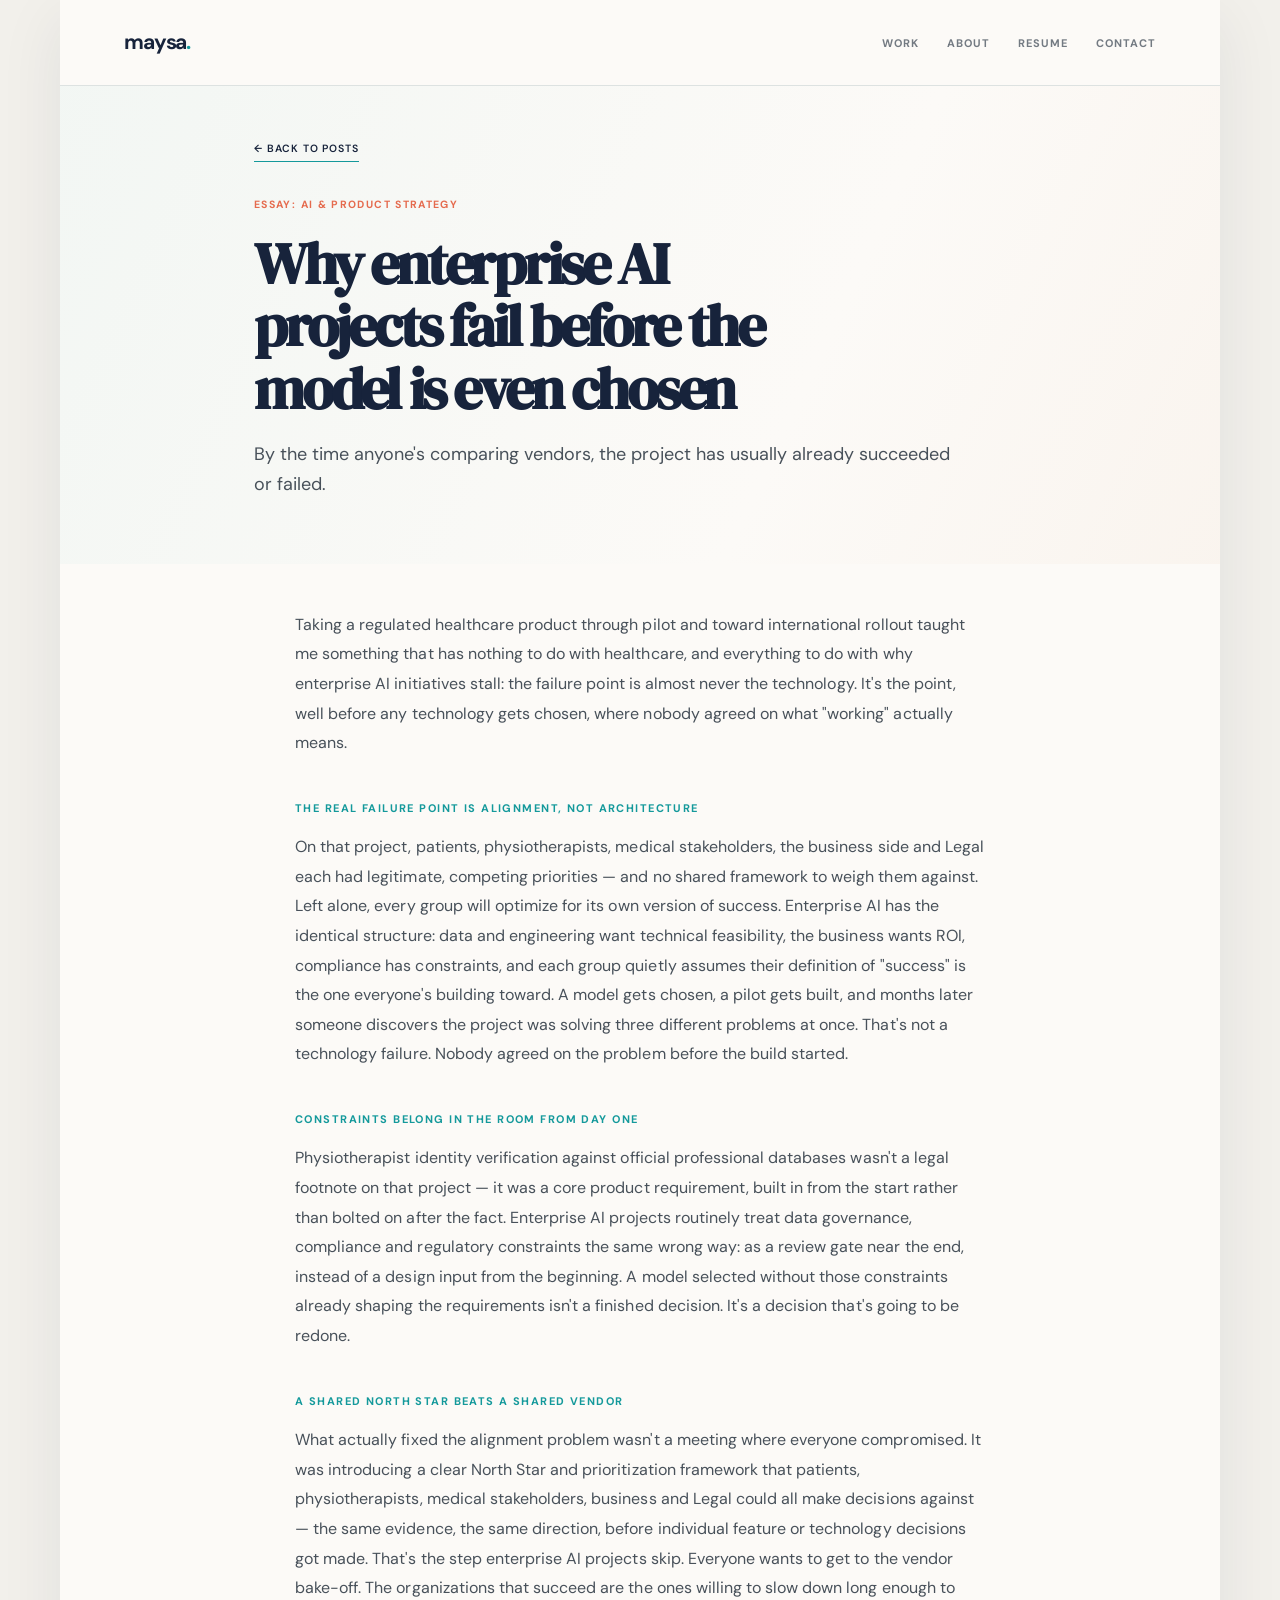
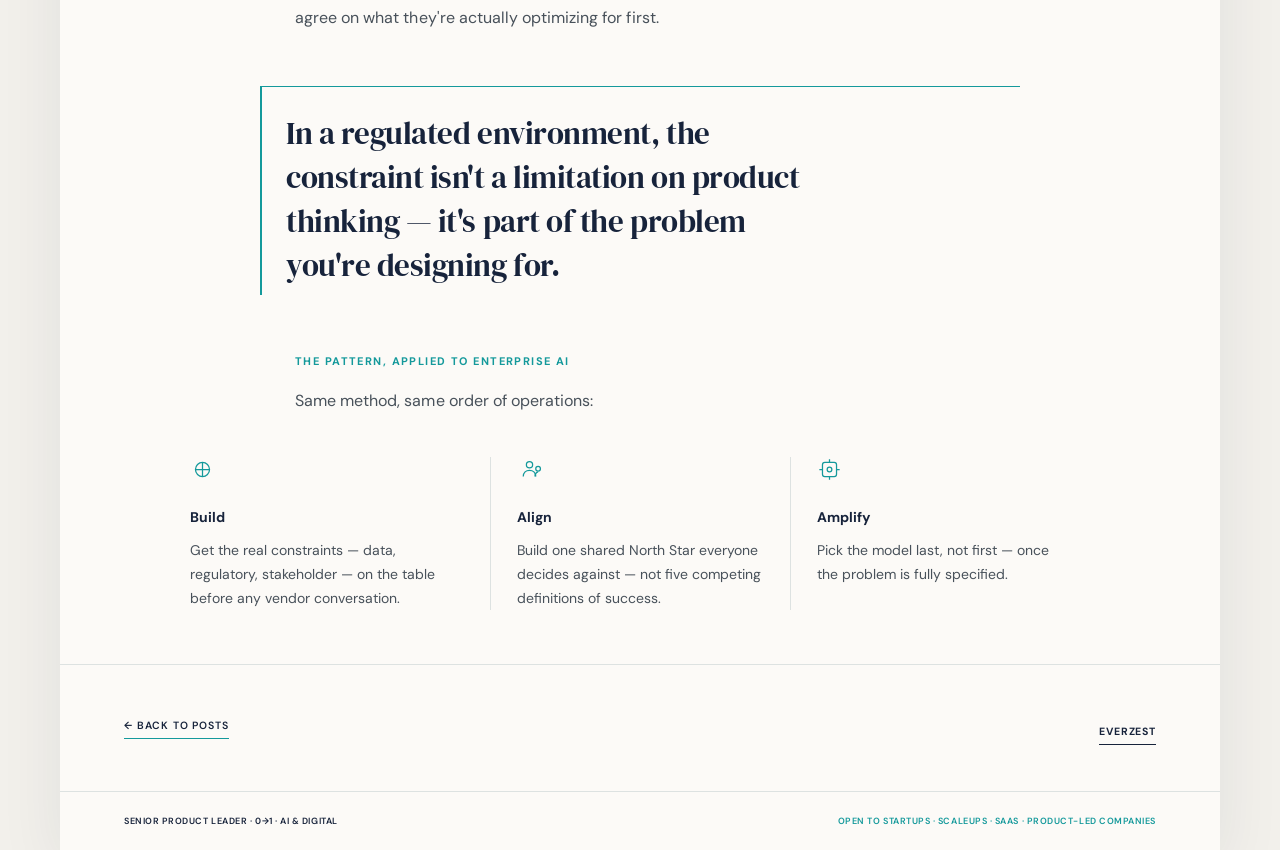
<file: posts/enterprise-ai-fail.html>
<!DOCTYPE html>
<html lang="en">
<head>
<meta charset="UTF-8">
<meta name="viewport" content="width=device-width, initial-scale=1.0">
<meta name="color-scheme" content="light only">
<meta name="theme-color" content="#FCFAF7">
<title>Why Enterprise AI Projects Fail Before the Model Is Even Chosen — Maysa Aiman</title>
<meta name="description" content="Why enterprise AI projects can fail before model selection, including the importance of alignment, constraints, workflows, and shared definitions of success.">
<link rel="preconnect" href="https://fonts.googleapis.com">
<link rel="preconnect" href="https://fonts.gstatic.com" crossorigin>
<link href="https://fonts.googleapis.com/css2?family=DM+Sans:wght@400;500;600;700&family=DM+Serif+Display&display=swap" rel="stylesheet">

<link rel="stylesheet" href="../assets/css/blog-post.css">
<link rel="stylesheet" href="../assets/css/tokens.css">
</head>
<body>

<div class="page">

  <nav class="site">
    <div class="inner" style="display:flex; justify-content:space-between; align-items:center; flex-wrap:wrap; gap:14px;">
      <a class="site-name" href="../index.html" aria-label="maysa. home">maysa<span class="dot">.</span></a>
      <div class="links">
        <a href="../index.html#work">Work</a>
        <a href="../index.html#approach">About</a>
        <a href="../index.html#resume">Resume</a>
        <a href="../index.html#contact">Contact</a>
      </div>
    </div>
  </nav>

  <main>
  <header class="case-hero">
    <div class="inner">
      <a class="back-link" href="index.html">← Back to Posts</a>
      <div class="case-meta" style="margin-top:18px;">Essay: AI &amp; Product Strategy</div>
      <h1 style="max-width:22ch;">Why enterprise AI projects fail before the model is even chosen</h1>
      <p class="lede">By the time anyone's comparing vendors, the project has usually already succeeded or failed.</p>
    </div>
  </header>

  <section>
    <div class="inner">

      <div class="case-block">
        <p>Taking a regulated healthcare product through pilot and toward international rollout taught me something that has nothing to do with healthcare, and everything to do with why enterprise AI initiatives stall: the failure point is almost never the technology. It's the point, well before any technology gets chosen, where nobody agreed on what "working" actually means.</p>
      </div>

      <div class="case-block">
        <h2>The real failure point is alignment, not architecture</h2>
        <p>On that project, patients, physiotherapists, medical stakeholders, the business side and Legal each had legitimate, competing priorities — and no shared framework to weigh them against. Left alone, every group will optimize for its own version of success. Enterprise AI has the identical structure: data and engineering want technical feasibility, the business wants ROI, compliance has constraints, and each group quietly assumes their definition of "success" is the one everyone's building toward. A model gets chosen, a pilot gets built, and months later someone discovers the project was solving three different problems at once. That's not a technology failure. Nobody agreed on the problem before the build started.</p>
      </div>

      <div class="case-block">
        <h2>Constraints belong in the room from day one</h2>
        <p>Physiotherapist identity verification against official professional databases wasn't a legal footnote on that project — it was a core product requirement, built in from the start rather than bolted on after the fact. Enterprise AI projects routinely treat data governance, compliance and regulatory constraints the same wrong way: as a review gate near the end, instead of a design input from the beginning. A model selected without those constraints already shaping the requirements isn't a finished decision. It's a decision that's going to be redone.</p>
      </div>

      <div class="case-block">
        <h2>A shared North Star beats a shared vendor</h2>
        <p>What actually fixed the alignment problem wasn't a meeting where everyone compromised. It was introducing a clear North Star and prioritization framework that patients, physiotherapists, medical stakeholders, business and Legal could all make decisions against — the same evidence, the same direction, before individual feature or technology decisions got made. That's the step enterprise AI projects skip. Everyone wants to get to the vendor bake-off. The organizations that succeed are the ones willing to slow down long enough to agree on what they're actually optimizing for first.</p>
      </div>

      <div class="bring">
        <div class="big">In a regulated environment, the constraint isn't a limitation on product thinking — it's part of the problem you're designing for.</div>
      </div>

      <div class="case-block" style="margin-top:44px;">
        <h2>The pattern, applied to enterprise AI</h2>
        <p>Same method, same order of operations:</p>
      </div>

      <div class="reasons" style="margin-top:8px;">
        <div class="reason">
          <svg class="icon" viewBox="0 0 32 32" fill="none" stroke="currentColor" stroke-width="1.6"><circle cx="16" cy="16" r="9"/><path d="M7 16h18M16 7v18"/></svg>
          <h3>Build</h3>
          <p>Get the real constraints — data, regulatory, stakeholder — on the table before any vendor conversation.</p>
        </div>
        <div class="reason">
          <svg class="icon" viewBox="0 0 32 32" fill="none" stroke="currentColor" stroke-width="1.6"><circle cx="16" cy="10" r="4"/><path d="M8 25c0-5 3.5-8 8-8s8 3 8 8"/><circle cx="27" cy="15" r="3"/><path d="M23 25c0-3.2 1.6-5.3 4-6"/></svg>
          <h3>Align</h3>
          <p>Build one shared North Star everyone decides against — not five competing definitions of success.</p>
        </div>
        <div class="reason">
          <svg class="icon" viewBox="0 0 32 32" fill="none" stroke="currentColor" stroke-width="1.6"><rect x="7" y="7" width="18" height="18" rx="3"/><circle cx="16" cy="16" r="3"/><path d="M16 3v4M16 25v4M3 16h4M25 16h4"/></svg>
          <h3>Amplify</h3>
          <p>Pick the model last, not first — once the problem is fully specified.</p>
        </div>
      </div>

    </div>
  </section>

  <section>
    <div class="inner" style="display:flex; justify-content:space-between; align-items:center; flex-wrap:wrap; gap:16px;">
      <a class="back-link" style="margin:0;" href="index.html">← Back to Posts</a>
      <a class="case-link" href="../Case%20Studies/everzest.html">EverZest</a>
    </div>
  </section>

  </main>

  <div class="footer">
    <div class="inner" style="display:flex; justify-content:space-between; align-items:center; gap:16px; width:100%;">
      <div class="left">Senior Product Leader · 0→1 · AI &amp; Digital</div>
      <div class="right">Open to startups · scaleups · SaaS · product-led companies</div>
    </div>
  </div>

</div>

</body>
</html>
</file>
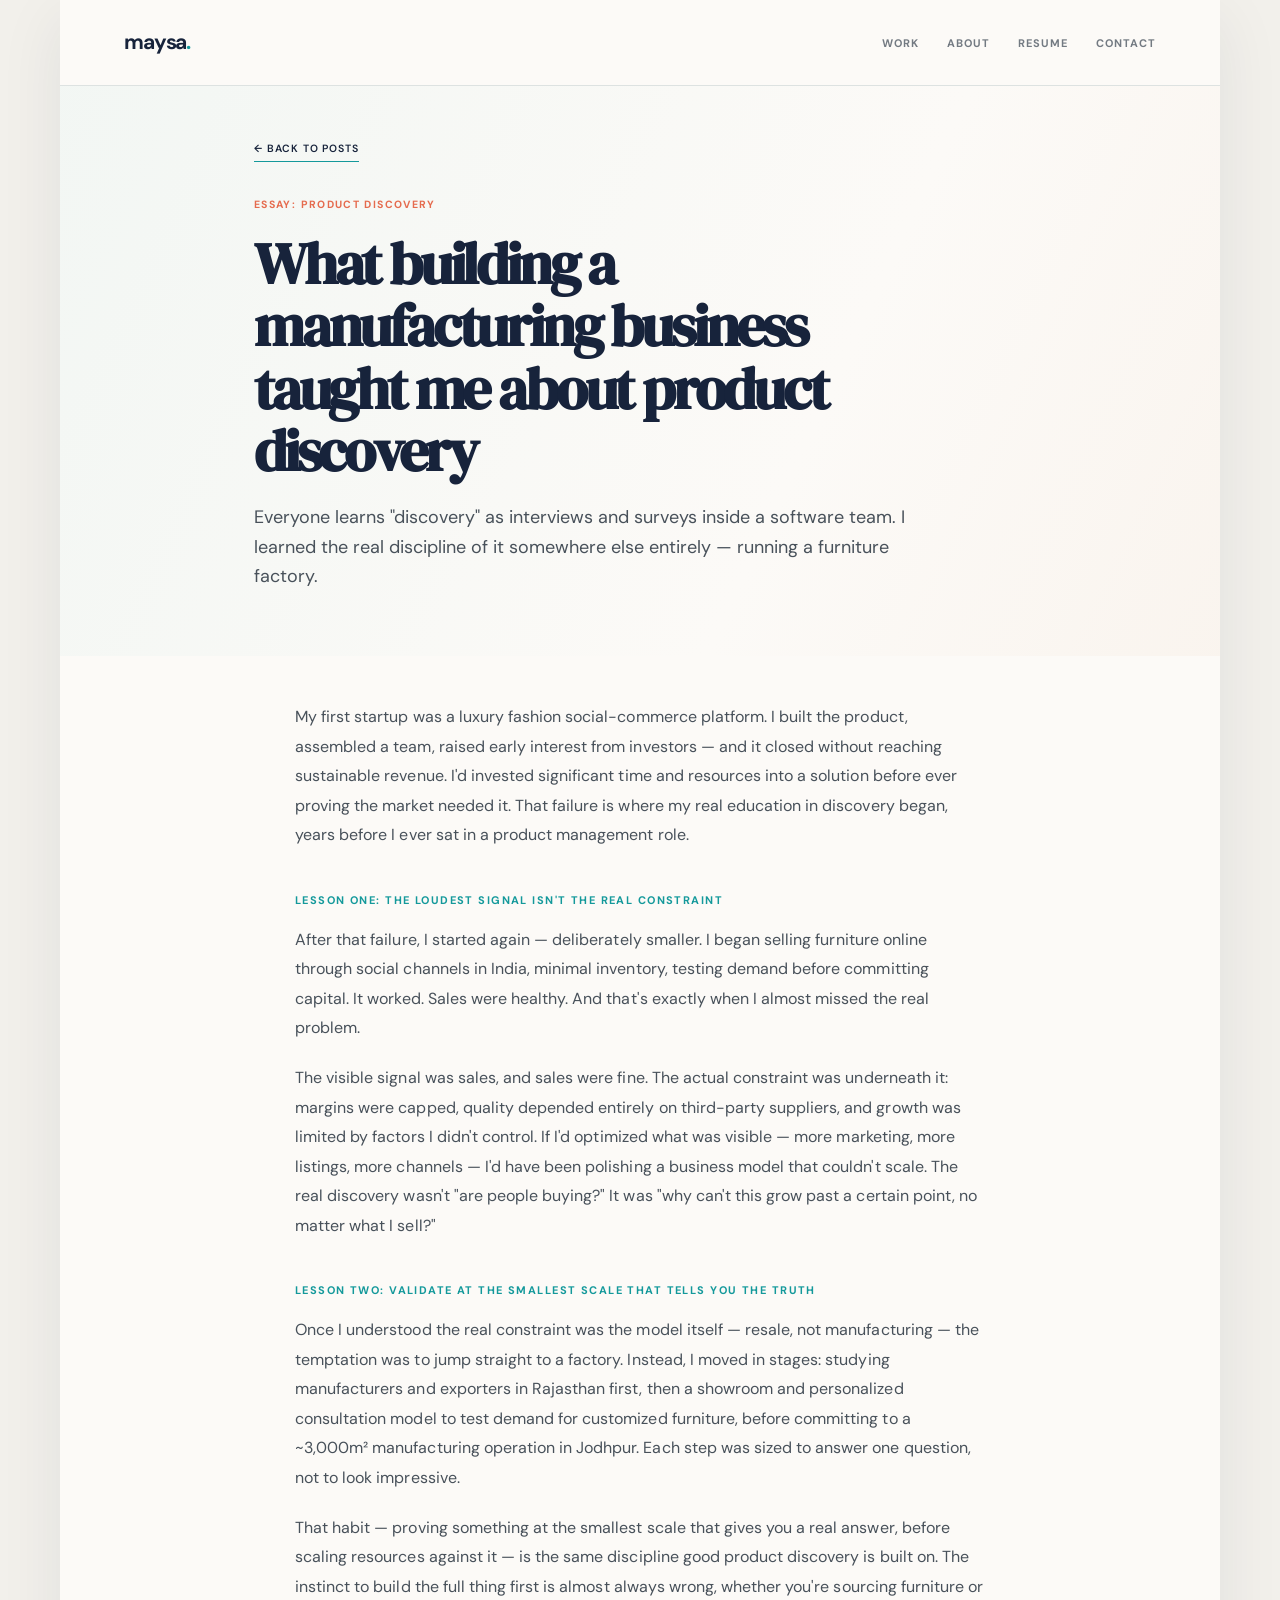
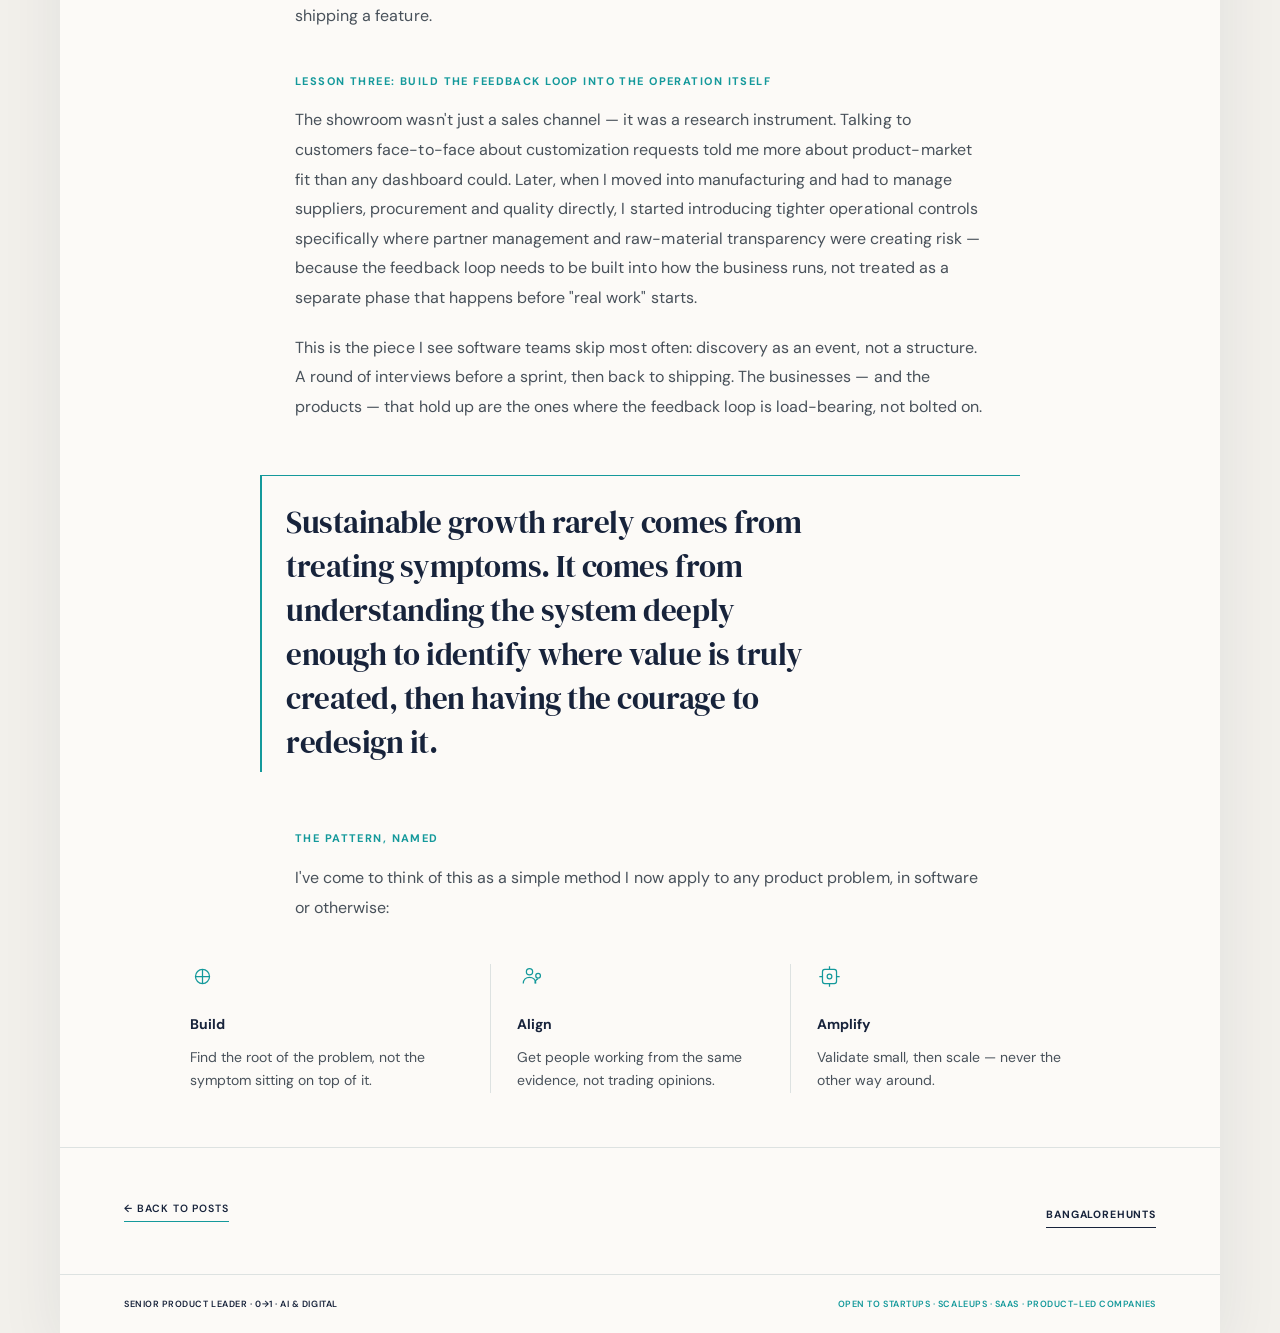
<file: posts/manufacturing-discovery.html>
<!DOCTYPE html>
<html lang="en">
<head>
<meta charset="UTF-8">
<meta name="viewport" content="width=device-width, initial-scale=1.0">
<meta name="color-scheme" content="light only">
<meta name="theme-color" content="#FCFAF7">
<title>What Building a Manufacturing Business Taught Me About Product Discovery — Maysa Aiman</title>
<meta name="description" content="What building a manufacturing business taught Maysa Aiman about product discovery, validating assumptions, operating constraints, and learning from customers.">
<link rel="preconnect" href="https://fonts.googleapis.com">
<link rel="preconnect" href="https://fonts.gstatic.com" crossorigin>
<link href="https://fonts.googleapis.com/css2?family=DM+Sans:wght@400;500;600;700&family=DM+Serif+Display&display=swap" rel="stylesheet">

<link rel="stylesheet" href="../assets/css/blog-post.css">
<link rel="stylesheet" href="../assets/css/tokens.css">
</head>
<body>

<div class="page">

  <nav class="site">
    <div class="inner" style="display:flex; justify-content:space-between; align-items:center; flex-wrap:wrap; gap:14px;">
      <a class="site-name" href="../index.html" aria-label="maysa. home">maysa<span class="dot">.</span></a>
      <div class="links">
        <a href="../index.html#work">Work</a>
        <a href="../index.html#approach">About</a>
        <a href="../index.html#resume">Resume</a>
        <a href="../index.html#contact">Contact</a>
      </div>
    </div>
  </nav>

  <main>
  <header class="case-hero">
    <div class="inner">
      <a class="back-link" href="index.html">← Back to Posts</a>
      <div class="case-meta" style="margin-top:18px;">Essay: Product Discovery</div>
      <h1 style="max-width:22ch;">What building a manufacturing business taught me about product discovery</h1>
      <p class="lede">Everyone learns "discovery" as interviews and surveys inside a software team. I learned the real discipline of it somewhere else entirely — running a furniture factory.</p>
    </div>
  </header>

  <section>
    <div class="inner">

      <div class="case-block">
        <p>My first startup was a luxury fashion social-commerce platform. I built the product, assembled a team, raised early interest from investors — and it closed without reaching sustainable revenue. I'd invested significant time and resources into a solution before ever proving the market needed it. That failure is where my real education in discovery began, years before I ever sat in a product management role.</p>
      </div>

      <div class="case-block">
        <h2>Lesson one: the loudest signal isn't the real constraint</h2>
        <p>After that failure, I started again — deliberately smaller. I began selling furniture online through social channels in India, minimal inventory, testing demand before committing capital. It worked. Sales were healthy. And that's exactly when I almost missed the real problem.</p>
        <p>The visible signal was sales, and sales were fine. The actual constraint was underneath it: margins were capped, quality depended entirely on third-party suppliers, and growth was limited by factors I didn't control. If I'd optimized what was visible — more marketing, more listings, more channels — I'd have been polishing a business model that couldn't scale. The real discovery wasn't "are people buying?" It was "why can't this grow past a certain point, no matter what I sell?"</p>
      </div>

      <div class="case-block">
        <h2>Lesson two: validate at the smallest scale that tells you the truth</h2>
        <p>Once I understood the real constraint was the model itself — resale, not manufacturing — the temptation was to jump straight to a factory. Instead, I moved in stages: studying manufacturers and exporters in Rajasthan first, then a showroom and personalized consultation model to test demand for customized furniture, before committing to a ~3,000m² manufacturing operation in Jodhpur. Each step was sized to answer one question, not to look impressive.</p>
        <p>That habit — proving something at the smallest scale that gives you a real answer, before scaling resources against it — is the same discipline good product discovery is built on. The instinct to build the full thing first is almost always wrong, whether you're sourcing furniture or shipping a feature.</p>
      </div>

      <div class="case-block">
        <h2>Lesson three: build the feedback loop into the operation itself</h2>
        <p>The showroom wasn't just a sales channel — it was a research instrument. Talking to customers face-to-face about customization requests told me more about product-market fit than any dashboard could. Later, when I moved into manufacturing and had to manage suppliers, procurement and quality directly, I started introducing tighter operational controls specifically where partner management and raw-material transparency were creating risk — because the feedback loop needs to be built into how the business runs, not treated as a separate phase that happens before "real work" starts.</p>
        <p>This is the piece I see software teams skip most often: discovery as an event, not a structure. A round of interviews before a sprint, then back to shipping. The businesses — and the products — that hold up are the ones where the feedback loop is load-bearing, not bolted on.</p>
      </div>

      <div class="bring">
        <div class="big">Sustainable growth rarely comes from treating symptoms. It comes from understanding the system deeply enough to identify where value is truly created, then having the courage to redesign it.</div>
      </div>

      <div class="case-block" style="margin-top:44px;">
        <h2>The pattern, named</h2>
        <p>I've come to think of this as a simple method I now apply to any product problem, in software or otherwise:</p>
      </div>

      <div class="reasons" style="margin-top:8px;">
        <div class="reason">
          <svg class="icon" viewBox="0 0 32 32" fill="none" stroke="currentColor" stroke-width="1.6"><circle cx="16" cy="16" r="9"/><path d="M7 16h18M16 7v18"/></svg>
          <h3>Build</h3>
          <p>Find the root of the problem, not the symptom sitting on top of it.</p>
        </div>
        <div class="reason">
          <svg class="icon" viewBox="0 0 32 32" fill="none" stroke="currentColor" stroke-width="1.6"><circle cx="16" cy="10" r="4"/><path d="M8 25c0-5 3.5-8 8-8s8 3 8 8"/><circle cx="27" cy="15" r="3"/><path d="M23 25c0-3.2 1.6-5.3 4-6"/></svg>
          <h3>Align</h3>
          <p>Get people working from the same evidence, not trading opinions.</p>
        </div>
        <div class="reason">
          <svg class="icon" viewBox="0 0 32 32" fill="none" stroke="currentColor" stroke-width="1.6"><rect x="7" y="7" width="18" height="18" rx="3"/><circle cx="16" cy="16" r="3"/><path d="M16 3v4M16 25v4M3 16h4M25 16h4"/></svg>
          <h3>Amplify</h3>
          <p>Validate small, then scale — never the other way around.</p>
        </div>
      </div>

    </div>
  </section>

  <section>
    <div class="inner" style="display:flex; justify-content:space-between; align-items:center; flex-wrap:wrap; gap:16px;">
      <a class="back-link" style="margin:0;" href="index.html">← Back to Posts</a>
      <a class="case-link" href="../Case%20Studies/bangalorehunts.html">BangaloreHunts</a>
    </div>
  </section>

  </main>

  <div class="footer">
    <div class="inner" style="display:flex; justify-content:space-between; align-items:center; gap:16px; width:100%;">
      <div class="left">Senior Product Leader · 0→1 · AI &amp; Digital</div>
      <div class="right">Open to startups · scaleups · SaaS · product-led companies</div>
    </div>
  </div>

</div>

</body>
</html>
</file>
<file: assets/css/home.css>
:root{
  color-scheme: light;
  --ink:#17233B;
  --body:#48515A;
  --muted:#737A82;
  --teal:#14999B;
  --coral:#E56B4E;
  --ivory:#FCFAF7;
  --line:#DDE2E1;
  --soft:#F0F7F6;
  --soft-coral:#FFF2ED;
  --canvas:#F2F0EB;
}
*{box-sizing:border-box;}
html{background:var(--canvas); color-scheme:light; scroll-behavior:smooth;}
body{
  margin:0; background:var(--canvas); color:var(--body);
  font-family:"DM Sans", Arial, sans-serif; -webkit-font-smoothing:antialiased; line-height:1.55;
}
a{color:inherit; text-decoration:none;}

.page{width:min(1160px, 100%); margin:0 auto; background:var(--ivory); box-shadow:0 14px 44px rgba(23,35,59,.065);}
.inner{padding:0 48px;}
@media (max-width:720px){ .inner{padding:0 22px;} }

/* nav */
nav.site{padding:26px 0; border-bottom:1px solid var(--line);}
nav.site .inner{display:flex; justify-content:space-between; align-items:center; flex-wrap:wrap; gap:14px;}
.site-name{font-weight:700; color:var(--ink); font-size:15px; letter-spacing:.01em;}
nav.site .links a{
  font-size:11px; font-weight:700; letter-spacing:.10em; text-transform:uppercase;
  color:var(--muted); margin-left:26px; padding-bottom:3px; border-bottom:1px solid transparent;
  transition:color .2s, border-color .2s;
}
nav.site .links a:hover{color:var(--teal); border-color:var(--teal);}

/* header / hero (home) */
header.hero{padding:42px 0 30px;}
.header-grid{display:grid; grid-template-columns:96px 1fr 210px; gap:24px; align-items:start;}
.portrait{width:96px; height:105px; object-fit:cover; object-position:center 25%; border-radius:12px; display:block;}
.eyebrow{color:var(--coral); font-weight:700; letter-spacing:.13em; font-size:12px; text-transform:uppercase; margin:2px 0 9px;}
h1.name{margin:0; font-weight:700; color:var(--ink); font-size:clamp(30px,4.5vw,42px); line-height:.98; letter-spacing:-.02em;}
.headline{margin-top:12px; color:var(--teal); font-size:12px; font-weight:700; letter-spacing:.10em; text-transform:uppercase;}
.contact{text-align:right; padding-top:2px; font-size:11.5px; line-height:1.9; color:var(--muted);}
.contact strong{color:var(--ink); font-weight:600;}
.contact a:hover{color:var(--teal);}
.profile{grid-column:2/4; margin-top:16px; max-width:820px; font-size:13.5px; line-height:1.6; color:var(--body);}
@media (max-width:780px){
  .header-grid{grid-template-columns:80px 1fr;}
  .portrait{width:72px; height:80px;}
  .contact{grid-column:1/3; text-align:left; margin-top:14px;}
  .profile{grid-column:1/3;}
}

/* section title */
.section-title{display:flex; align-items:center; gap:14px; margin:0 0 26px; color:var(--ink); font-size:12px; font-weight:700; letter-spacing:.13em; text-transform:uppercase;}
.section-title:after{content:""; height:1px; background:var(--line); flex:1;}
section{padding:46px 0;}
section + section{border-top:1px solid var(--line);}

/* stat chips */
.stat-row{display:grid; grid-template-columns:repeat(5,1fr); gap:10px;}
.stat-chip{background:var(--soft); border:1px solid #cfe7e5; border-radius:8px; padding:12px 14px 10px;}
.stat-chip strong{display:block; color:var(--teal); font-size:19px; font-weight:700; line-height:1.05;}
.stat-chip span{display:block; margin-top:5px; color:var(--muted); font-size:9.5px; font-weight:700; letter-spacing:.05em; text-transform:uppercase; line-height:1.3;}
@media (max-width:780px){ .stat-row{grid-template-columns:repeat(2,1fr);} }

/* why hire me / reasons */
.reasons{display:grid; grid-template-columns:repeat(3,1fr); gap:0;}
.reason{padding:0 22px 0 0;}
.reason + .reason{border-left:1px solid var(--line); padding-left:22px;}
.reason .icon{width:26px; height:26px; color:var(--teal); margin-bottom:12px;}
.reason h3{margin:0 0 8px; color:var(--ink); font-size:13px; font-weight:700;}
.reason p{margin:0; font-size:12.5px; line-height:1.55; color:var(--body);}
@media (max-width:780px){
  .reasons{grid-template-columns:1fr; gap:24px;}
  .reason + .reason{border-left:0; padding-left:0; border-top:1px solid var(--line); padding-top:22px;}
}

/* bring / pull statement */
.bring{border-top:2px solid var(--teal); padding-top:16px;}
.bring .big{color:var(--ink); font-family:"DM Sans",Arial,sans-serif; font-size:clamp(20px,2.6vw,27px); line-height:1.35; max-width:34ch;}
.bring .flow{margin-top:12px; color:var(--teal); font-size:10.5px; font-weight:700; letter-spacing:.08em; text-transform:uppercase;}

/* job / chapter timeline */
.job{position:relative; padding:0 0 26px 22px; margin-bottom:26px; border-left:1px solid var(--line);}
.job:before{content:""; position:absolute; left:-4px; top:2px; width:7px; height:7px; border-radius:50%; background:var(--coral);}
.job:last-child{margin-bottom:0; padding-bottom:0;}
.job-head{display:grid; grid-template-columns:1fr auto; gap:14px; align-items:start;}
.company{color:var(--coral); font-size:10.5px; font-weight:700; letter-spacing:.10em; text-transform:uppercase;}
.role{color:var(--ink); font-family:"DM Sans",Arial,sans-serif; font-size:22px; line-height:1.1; margin-top:4px;}
.when{color:var(--ink); text-align:right; font-size:11px; font-weight:700; line-height:1.35;}
.when span{display:block; color:var(--muted); font-weight:500;}
.mission{margin-top:10px; max-width:740px; color:var(--body); font-size:12.5px; line-height:1.55;}
.proof{display:grid; grid-template-columns:repeat(3,1fr); gap:8px; margin-top:12px; max-width:560px;}
.metric{background:var(--soft-coral); border:1px solid #f1d8ce; border-radius:8px; padding:8px 10px 7px; min-height:44px;}
.metric strong{display:block; color:var(--coral); font-size:14px; line-height:1.1; font-weight:700; white-space:nowrap;}
.metric span{display:block; margin-top:4px; color:var(--muted); font-size:8px; line-height:1.2; font-weight:700; letter-spacing:.05em; text-transform:uppercase;}
.metric.primary{background:var(--soft); border-color:#cfe7e5;}
.metric.primary strong{color:var(--teal); font-size:12.5px;}
.metric.primary span{color:var(--teal);}
.job-tags{margin-top:10px; color:var(--teal); font-size:9.5px; line-height:1.5; font-weight:700; letter-spacing:.03em; text-transform:uppercase;}
.case-link{display:inline-block; margin-top:12px; font-size:11px; font-weight:700; letter-spacing:.06em; text-transform:uppercase; color:var(--ink); border-bottom:1px solid var(--ink); padding-bottom:2px;}
.case-link:hover{color:var(--teal); border-color:var(--teal);}
@media (max-width:600px){ .proof{grid-template-columns:1fr 1fr;} }

/* expertise grid */
.expertise{display:grid; grid-template-columns:repeat(4,1fr); gap:0;}
.expert{padding:0 20px 0 0;}
.expert + .expert{border-left:1px solid var(--line); padding-left:20px;}
.expert .icon{width:26px; height:26px; color:var(--teal); margin-bottom:9px;}
.expert h3{margin:0 0 7px; color:var(--ink); font-size:11px; letter-spacing:.08em; text-transform:uppercase;}
.keywords{color:var(--muted); font-size:10.5px; line-height:1.5;}
.tools-block{margin-top:26px; padding-top:22px; border-top:1px solid var(--line);}
.tools-block .side-heading{color:var(--ink); font-size:10.5px; font-weight:700; letter-spacing:.11em; text-transform:uppercase; margin-bottom:8px;}
@media (max-width:780px){
  .expertise{grid-template-columns:1fr 1fr; row-gap:20px;}
  .expert + .expert{border-left:0; padding-left:0;}
  .expert:nth-child(even){border-left:1px solid var(--line); padding-left:20px;}
}

/* buttons */
.resume-actions{display:flex; flex-wrap:wrap; gap:12px; margin-top:16px;}
.btn{display:inline-block; font-size:11.5px; font-weight:700; letter-spacing:.06em; text-transform:uppercase; padding:12px 20px; border-radius:8px; transition:opacity .2s;}
.btn.filled{background:var(--teal); color:var(--ivory);}
.btn.outline{border:1px solid var(--ink); color:var(--ink);}
.btn:hover{opacity:.75;}
.resume-note{margin-top:12px; font-size:10.5px; color:var(--muted);}

/* writing list */
.writing-item{padding:14px 0; border-bottom:1px solid var(--line); display:flex; justify-content:space-between; align-items:baseline; gap:20px;}
.writing-item:last-child{border-bottom:0;}
.writing-item .title{font-size:13px; color:var(--body); max-width:52ch;}
.writing-item .status{font-size:9.5px; font-weight:700; letter-spacing:.06em; text-transform:uppercase; color:var(--teal); white-space:nowrap;}

/* contact + footer */
.contact-list{font-size:13px;}
.contact-list div{margin-bottom:9px;}
.contact-list a:hover{color:var(--teal);}
.contact-list .label{color:var(--muted); font-size:10.5px; text-transform:uppercase; letter-spacing:.06em; display:inline-block; width:80px;}
.footer{padding:22px 0; border-top:1px solid var(--line); display:flex; justify-content:space-between; align-items:center; gap:16px; color:var(--muted); font-size:9.5px; font-weight:600; letter-spacing:.07em; text-transform:uppercase;}
.footer .left{color:var(--ink);}
.footer .right{color:var(--teal); text-align:right;}
@media (max-width:600px){ .footer{flex-direction:column; align-items:flex-start;} .footer .right{text-align:left;} }

/* ---- case study specific ---- */
.back-link{display:inline-block; margin:28px 0 0; font-size:11px; font-weight:700; letter-spacing:.06em; text-transform:uppercase; color:var(--muted);}
.back-link:hover{color:var(--teal);}
.case-hero{padding:18px 0 36px;}
.case-hero h1{margin:10px 0 14px; font-family:"DM Sans",Arial,sans-serif; font-weight:400; color:var(--ink); font-size:clamp(28px,4vw,40px); line-height:1.1; max-width:18ch;}
.case-hero .case-meta{color:var(--teal); font-size:11.5px; font-weight:700; letter-spacing:.09em; text-transform:uppercase; margin-bottom:18px;}
.case-hero .lede{max-width:70ch; font-size:14.5px; line-height:1.65; color:var(--body);}
.case-block{margin-bottom:38px;}
.case-block:last-child{margin-bottom:0;}
.case-block h2{margin:0 0 12px; color:var(--ink); font-size:11.5px; font-weight:700; letter-spacing:.10em; text-transform:uppercase;}
.case-block p{max-width:70ch; font-size:13.5px; line-height:1.68; color:var(--body); margin:0 0 14px;}
.case-block p:last-child{margin-bottom:0;}


/* Homepage redesign: calmer editorial rhythm, generous whitespace, and a clear human voice */
:root{--ink:#17233B;--body:#48515A;--muted:#727982;--teal:#168C8D;--coral:#D96E55;--ivory:#FCFAF7;--line:#E5E5E0;--soft:#F2F6F4;--soft-coral:#FBF0EA;--canvas:#F2F0EB;}
.page{width:min(1180px,100%);box-shadow:0 18px 60px rgba(23,35,59,.08);}
.inner{padding:0 64px;}
nav.site{padding:22px 0;border-bottom:1px solid var(--line);}
.site-name{font-size:13px;letter-spacing:.08em;}
nav.site .links a{font-size:10px;letter-spacing:.08em;margin-left:24px;}
header.hero{padding:62px 0 66px;}
.hero-grid{display:grid;grid-template-columns:minmax(270px, .82fr) 1.18fr;gap:clamp(34px,6vw,76px);align-items:center;}
.portrait-wrap{position:relative;max-width:390px;}
.portrait-wrap:after{content:"";position:absolute;z-index:0;inset:18px -16px -16px 18px;border:1px solid #E7C8BA;border-radius:3px;}
.portrait{position:relative;z-index:1;width:100%;height:430px;object-fit:cover;object-position:center 27%;border-radius:3px;display:block;}
.hero-copy{padding:8px 0;}
.eyebrow,.chapter-kicker,.section-kicker{color:var(--coral);font-size:10px;font-weight:700;letter-spacing:.14em;text-transform:uppercase;}
.eyebrow{margin:0 0 16px;}
h1.name{font-size:clamp(42px,6vw,68px);line-height:.98;letter-spacing:-.055em;font-weight:600;}
.headline{margin-top:18px;color:var(--teal);font-size:11px;font-weight:700;letter-spacing:.08em;text-transform:uppercase;line-height:1.6;}
.hero-intro{margin:25px 0 0;max-width:53ch;font-size:17px;line-height:1.7;color:var(--body);}
.hero-sub{margin:13px 0 0;max-width:54ch;font-size:13px;line-height:1.8;color:var(--muted);}
.hero-foot{display:flex;gap:22px;flex-wrap:wrap;margin-top:28px;font-size:11px;font-weight:600;color:var(--ink);}
.hero-foot a{border-bottom:1px solid #AAB8B5;padding-bottom:3px;}
.hero-foot a:hover{color:var(--teal);border-color:var(--teal);}
section{padding:70px 0;}
section + section{border-top:1px solid var(--line);}
.section-title{margin:0 0 34px;font-size:11px;letter-spacing:.12em;color:var(--muted);}
.section-title:after{background:var(--line);}
.section-intro{max-width:58ch;font-size:14px;line-height:1.8;margin:-14px 0 30px;color:var(--body);}
.work-list{display:grid;gap:26px;}
.work-card{display:grid;grid-template-columns:minmax(220px,.78fr) 1.22fr;border:1px solid var(--line);background:#fffdfa;border-radius:5px;overflow:hidden;transition:transform .22s ease,border-color .22s ease;}
.work-card:hover{transform:translateY(-3px);border-color:#B9CECA;}
.work-visual{min-height:260px;padding:26px;display:flex;align-items:center;justify-content:center;position:relative;overflow:hidden;background:#F1F0E9;}
.work-visual.build{background:#F3E8DF;}
.work-visual.align{background:#E8F0EF;}
.work-visual.amplify{background:#EAEAF0;}
.visual-label{position:absolute;top:18px;left:20px;font-size:9px;letter-spacing:.12em;text-transform:uppercase;font-weight:700;color:#697078;}
.visual-stage{width:100%;max-width:270px;display:grid;gap:10px;}
.stage-bar{height:34px;border:1px solid rgba(23,35,59,.22);background:rgba(255,255,255,.64);display:flex;align-items:center;padding:0 12px;font-size:10px;color:var(--ink);font-weight:600;}
.stage-bar:nth-child(2){margin-left:18px;}.stage-bar:nth-child(3){margin-left:36px;}
.stage-note{font-size:10px;color:#697078;letter-spacing:.04em;margin-top:4px;}
.journey{display:flex;align-items:center;justify-content:space-between;gap:5px;width:100%;max-width:280px;}
.journey-node{width:64px;height:64px;border:1px solid #8CA8A4;border-radius:50%;background:rgba(255,255,255,.7);display:flex;align-items:center;justify-content:center;text-align:center;font-size:9px;font-weight:700;color:var(--ink);}
.journey-line{height:1px;flex:1;background:#8CA8A4;}
.workflow{width:100%;max-width:280px;display:grid;grid-template-columns:1fr 1fr;gap:12px;align-items:center;}
.workflow-node{padding:13px 8px;border:1px solid #A8A8B8;background:rgba(255,255,255,.7);text-align:center;font-size:10px;font-weight:600;color:var(--ink);}
.workflow-node:last-child{grid-column:1/3;width:58%;justify-self:center;}
.work-content{padding:28px 32px;}
.job-head{display:flex;justify-content:space-between;gap:18px;align-items:flex-start;}
.company{color:var(--coral);font-size:10px;font-weight:700;letter-spacing:.10em;text-transform:uppercase;}
.role{color:var(--ink);font-size:23px;line-height:1.2;font-weight:600;margin-top:7px;}
.when{color:var(--ink);text-align:right;font-size:11px;font-weight:700;line-height:1.5;white-space:nowrap;}
.when span{display:block;color:var(--muted);font-weight:500;}
.mission{margin-top:17px;max-width:66ch;color:var(--body);font-size:13px;line-height:1.8;}
.proof{display:flex;gap:26px;flex-wrap:wrap;margin-top:22px;padding-top:17px;border-top:1px solid var(--line);max-width:none;}
.metric{background:none;border:0;border-radius:0;padding:0;min-height:0;}
.metric strong{color:var(--ink);font-size:19px;line-height:1.2;font-weight:600;}
.metric span{display:block;margin-top:4px;color:var(--muted);font-size:9px;line-height:1.45;font-weight:600;letter-spacing:.04em;text-transform:none;}
.metric.primary{background:none;border:0;}.metric.primary strong{color:var(--teal);font-size:19px;}.metric.primary span{color:var(--muted);}
.job-tags{margin-top:18px;color:var(--muted);font-size:10px;line-height:1.7;font-weight:500;letter-spacing:.01em;text-transform:none;}
.case-link{margin-top:18px;font-size:10px;letter-spacing:.06em;border-bottom:1px solid var(--ink);}
.approach-grid{display:grid;grid-template-columns:repeat(3,1fr);gap:28px;}
.approach-item{border-top:2px solid var(--teal);padding-top:17px;}
.approach-num{font-size:10px;color:var(--coral);font-weight:700;letter-spacing:.1em;}
.approach-item h3{font-size:17px;color:var(--ink);font-weight:600;margin:12px 0 9px;}
.approach-item p{font-size:12.5px;line-height:1.8;color:var(--body);margin:0;}
.perspective{display:grid;grid-template-columns:1.05fr .95fr;gap:54px;align-items:start;}
.perspective-quote{font-size:clamp(22px,3vw,32px);line-height:1.4;letter-spacing:-.03em;color:var(--ink);font-weight:500;max-width:23ch;}
.perspective-note{font-size:13px;line-height:1.85;color:var(--body);margin-top:18px;max-width:55ch;}
.writing-list{border-top:1px solid var(--line);}
.writing-item{padding:16px 0;border-bottom:1px solid var(--line);align-items:center;}
.writing-item .title{font-size:12.5px;line-height:1.6;max-width:42ch;}
.writing-item .status{font-size:9px;}
.expertise{grid-template-columns:repeat(4,1fr);gap:25px;}
.expert{padding:0;}.expert + .expert{border-left:0;padding-left:0;}
.expert .icon{width:22px;height:22px;margin-bottom:12px;}
.expert h3{font-size:11px;letter-spacing:.04em;text-transform:none;font-weight:700;margin-bottom:8px;}
.keywords{font-size:11px;line-height:1.8;}
.tools-block{margin-top:30px;padding-top:18px;}
.tools-block .side-heading{font-size:10px;letter-spacing:.08em;}
.resume-copy{font-size:14px;line-height:1.8;max-width:55ch;margin:0;color:var(--body);}
.resume-actions{margin-top:22px;}.btn{font-size:10px;letter-spacing:.05em;border-radius:3px;padding:13px 18px;}
.btn.filled{background:var(--ink);}.btn.outline{border-color:#B9C1C0;}
.resume-note{font-size:10px;}
.contact-panel{display:grid;grid-template-columns:1fr 1fr;gap:36px;align-items:start;}
.contact-heading{font-size:clamp(30px,4vw,46px);line-height:1.1;letter-spacing:-.04em;color:var(--ink);font-weight:600;max-width:12ch;}
.contact-closing{font-size:13px;line-height:1.8;max-width:40ch;margin-top:14px;color:var(--muted);}
.contact-list{font-size:13px;line-height:1.8;}.contact-list div{margin-bottom:12px;}
.contact-details{display:grid;grid-template-columns:.8fr 1.35fr 1fr;gap:22px;align-items:start;}
.contact-detail{min-width:0;}
.contact-detail .label{display:block;font-size:9px;letter-spacing:.1em;color:var(--muted);text-transform:uppercase;font-weight:700;margin-bottom:7px;}
.language-list{font-size:12px;line-height:1.85;color:var(--body);}
.contact-actions{margin-top:2px;}
.contact-list .label{font-size:9px;letter-spacing:.1em;width:74px;}
.footer{padding:22px 0;border-top:1px solid var(--line);}
.footer .inner{display:flex;justify-content:space-between;align-items:center;gap:16px;width:100%;}
.footer .left{font-size:9.5px;}.footer .right{font-size:9.5px;color:var(--teal);}
:focus-visible{outline:2px solid var(--teal);outline-offset:4px;}
@media(max-width:820px){.inner{padding:0 30px}.hero-grid{grid-template-columns:minmax(210px,.75fr) 1.25fr;gap:36px}.portrait{height:350px}.work-card{grid-template-columns:220px 1fr}.work-content{padding:24px}.expertise{grid-template-columns:repeat(2,1fr);row-gap:28px}.perspective{gap:30px}}
@media(max-width:620px){.contact-details{grid-template-columns:1fr;gap:18px}.inner{padding:0 22px}nav.site{padding:18px 0}nav.site .links{display:flex;gap:14px;flex-wrap:wrap}nav.site .links a{margin:0;font-size:9px}header.hero{padding:34px 0 46px}.hero-grid{grid-template-columns:1fr;gap:28px}.portrait-wrap{max-width:100%;width:min(100%,390px)}.portrait{height:390px;object-position:center 25%}.hero-intro{font-size:15px}.hero-sub{font-size:12px}section{padding:50px 0}.section-title{margin-bottom:26px}.work-card{grid-template-columns:1fr}.work-visual{min-height:180px}.work-content{padding:23px 21px}.job-head{gap:10px}.role{font-size:20px}.when{font-size:10px}.proof{gap:18px}.metric strong,.metric.primary strong{font-size:17px}.approach-grid{grid-template-columns:1fr;gap:25px}.perspective{grid-template-columns:1fr;gap:30px}.contact-panel{grid-template-columns:1fr;gap:26px}.footer .inner{padding:0 22px;flex-direction:column;align-items:flex-start}.footer .right{text-align:left}}

/* Small, purposeful details */
.expert-icon{width:25px;height:25px;display:block;margin:0 0 12px;color:var(--teal);fill:none;stroke:currentColor;stroke-width:1.55;stroke-linecap:round;stroke-linejoin:round;}
.contact-actions{display:flex;align-items:center;gap:10px;margin-top:18px;}
.social-link{width:42px;height:42px;min-width:42px;min-height:42px;flex:0 0 42px;box-sizing:border-box;aspect-ratio:1 / 1;display:inline-flex;align-items:center;justify-content:center;border:1px solid #D8DEDF;border-radius:50%;color:var(--teal);background:transparent;transition:background .2s ease,border-color .2s ease,transform .2s ease,color .2s ease;}
.social-link svg{width:19px;height:19px;fill:none;stroke:currentColor;stroke-width:1.7;stroke-linecap:round;stroke-linejoin:round;}
.social-link:hover{background:var(--soft);border-color:#AFC6C8;transform:translateY(-2px);color:var(--teal);}
.social-link:focus-visible{outline:2px solid var(--teal);outline-offset:4px;}
@keyframes soft-rise{from{opacity:0;transform:translateY(8px)}to{opacity:1;transform:translateY(0)}}
.hero-copy{animation:soft-rise .65s ease both;}
.work-card{animation:soft-rise .55s ease both;}
.work-card:nth-child(2){animation-delay:.08s}.work-card:nth-child(3){animation-delay:.16s}
@media(prefers-reduced-motion:reduce){html{scroll-behavior:auto}*,*::before,*::after{transition:none!important;animation:none!important}}



/* First-pass navigation refinement: preserve existing motion and page styling. */
nav.site{padding:22px 0;}
nav.site .links{display:flex;align-items:center;gap:clamp(16px,2.2vw,28px);flex-wrap:wrap;}
nav.site .links a{margin-left:0;font-size:11px;letter-spacing:.08em;}
@media(max-width:720px){nav.site .links{gap:14px;}nav.site .links a{font-size:10px;}}

/* Editorial refinement: use rhythm and type, not a rule between every section. */
.site-name{font-size:17px;letter-spacing:-.045em;text-transform:none;font-weight:700;text-decoration:none;}
.site-name span{color:var(--teal);}
section + section{border-top:0;}
.section-title{display:block;margin-bottom:24px;font-size:10px;letter-spacing:.16em;color:var(--muted);}
.section-title:after{display:none;}
section{padding-top:56px;padding-bottom:56px;}
.work-card + .work-card{margin-top:22px;}
.reason + .reason{border-left:0;padding-left:22px;}
.reason{padding-top:8px;}
.approach-item{border-top:0;padding-top:8px;}
.writing-list{border-top:0;}
.writing-item{border-bottom:0;padding:12px 0;}
.writing-item + .writing-item{margin-top:4px;}
@media(max-width:620px){section{padding-top:44px;padding-bottom:44px}.reason + .reason{padding-left:0}.section-title{margin-bottom:20px}}


/* Section atmosphere — homepage only. Use gentle colour fields and light movement
   to create editorial chapter changes without bringing back divider rules. */
.page > section{
  position:relative;
  isolation:isolate;
  overflow:hidden;
  background-color:var(--ivory);
  transition:background-color .35s ease;
}
.page > section > .inner{position:relative;z-index:1;}
.page > section::before{
  content:"";
  position:absolute;
  z-index:0;
  inset:-18% -8%;
  pointer-events:none;
  opacity:0;
  background-size:150% 150%;
  transform:translate3d(0,0,0);
}
#work{background:var(--ivory);}
#approach{
  background-color:#F1F6F3;
}
#approach::before{
  opacity:.72;
  background-image:radial-gradient(ellipse at 12% 28%,rgba(20,153,155,.075),transparent 48%),radial-gradient(ellipse at 86% 72%,rgba(229,107,78,.05),transparent 40%);
  animation:section-drift 24s ease-in-out infinite alternate;
}
#perspective{
  background-color:#F8F0E8;
}
#perspective::before{
  opacity:.78;
  background-image:radial-gradient(ellipse at 85% 20%,rgba(229,107,78,.08),transparent 44%),radial-gradient(ellipse at 18% 82%,rgba(20,153,155,.055),transparent 42%);
  animation:section-drift 28s ease-in-out infinite alternate-reverse;
}
#expertise{
  background-color:#EEF3F4;
}
#expertise::before{
  opacity:.7;
  background-image:radial-gradient(ellipse at 20% 10%,rgba(20,153,155,.07),transparent 45%),radial-gradient(ellipse at 95% 90%,rgba(23,35,59,.035),transparent 42%);
  animation:section-drift 26s ease-in-out infinite alternate;
}
#resume{
  background-color:#F7F5F0;
}
#resume::before{
  opacity:.6;
  background-image:radial-gradient(ellipse at 78% 35%,rgba(229,107,78,.06),transparent 48%);
  animation:section-drift 30s ease-in-out infinite alternate-reverse;
}
#contact{
  background-color:#EAF2F0;
}
#contact::before{
  opacity:.8;
  background-image:radial-gradient(ellipse at 10% 20%,rgba(20,153,155,.09),transparent 46%),radial-gradient(ellipse at 90% 80%,rgba(229,107,78,.07),transparent 42%);
  animation:section-drift 22s ease-in-out infinite alternate;
}
@keyframes section-drift{
  0%{background-position:0% 20%;transform:translate3d(-.5%,0,0) scale(1);}
  100%{background-position:100% 80%;transform:translate3d(.5%,.5%,0) scale(1.035);}
}
@media(max-width:620px){
  #approach::before,#perspective::before,#expertise::before,#resume::before,#contact::before{inset:-8% -16%;}
}
@media(prefers-reduced-motion:reduce){
  .page > section::before{animation:none!important;}
}
</file>
<file: assets/css/tokens.css>
/* Maysa Aiman portfolio — shared design tokens.
   Page stylesheets retain their existing cascade to preserve approved rendering. */
:root {
  --portfolio-ink: #17233B;
  --portfolio-body: #48515A;
  --portfolio-muted: #737A82;
  --portfolio-teal: #14999B;
  --portfolio-coral: #E56B4E;
  --portfolio-ivory: #FCFAF7;
  --portfolio-line: #DDE2E1;
  --portfolio-sage: #F1F6F3;
  --portfolio-canvas: #E9E8E4;
}
</file>
<file: assets/css/posts-index.css>
:root{--ink:#17233b;--body:#48515a;--muted:#737a82;--teal:#14999b;--ivory:#fcfaf7;--line:#dde2e1}*{box-sizing:border-box}body{margin:0;background:var(--ivory);color:var(--body);font:16px/1.7 "DM Sans",sans-serif}a{color:inherit;text-decoration:none}.wrap{width:min(900px,calc(100% - 48px));margin:auto}header{padding:24px 0;border-bottom:0}.brand{font-size:18px;font-weight:700;letter-spacing:-.045em;color:var(--ink)}.brand span{color:var(--teal)}.hero{padding:76px 0 46px}.eyebrow{font-size:11px;letter-spacing:.14em;text-transform:uppercase;font-weight:700;color:var(--teal)}h1{font-size:clamp(42px,7vw,68px);line-height:1.02;letter-spacing:-.065em;color:var(--ink);margin:16px 0}.intro{max-width:590px}.post{padding:22px 0 26px}.post + .post{margin-top:8px}.post small{color:var(--muted);font-size:11px;letter-spacing:.1em;text-transform:uppercase}.post h2{font-size:clamp(21px,3vw,27px);line-height:1.3;letter-spacing:-.035em;color:var(--ink);font-weight:500;margin:8px 0}.status{font-size:12px;color:var(--muted)}.back{display:inline-block;margin:30px 0 60px;color:var(--ink);font-weight:600}.back:hover{color:var(--teal)}@media(prefers-reduced-motion:reduce){html{scroll-behavior:auto;transition:none!important}}

/* Original rules preserved in cascade order during safe extraction. */


:root{--coral:#e56b4e;--canvas:#e9e8e4;--sage:#f1f6f3;--paper:#f8f0e8}
body{background:#F2F0EB}header.wrap{display:flex;justify-content:space-between;align-items:center;gap:24px;padding:26px 0;border-bottom:1px solid var(--line)}.toplinks{display:flex;gap:24px;flex-wrap:wrap}.toplinks a{font-size:11px;font-weight:700;letter-spacing:.09em;text-transform:uppercase;color:var(--muted)}.toplinks a:hover{color:var(--teal)}.wrap{width:min(900px,calc(100% - 64px))}.hero{padding:72px 0 44px}.eyebrow{color:var(--coral)}h1{font-family:"DM Serif Display",Georgia,serif;font-weight:400;letter-spacing:-.04em;font-size:clamp(42px,6.5vw,62px)}.intro{font-size:17px;line-height:1.8;color:var(--body)}.post{padding:24px 0 28px;border-bottom:1px solid var(--line)}.post h2{font-size:clamp(22px,3vw,28px);font-weight:400;line-height:1.28;letter-spacing:-.025em;margin:10px 0}.post h2 a:hover{color:var(--teal)}.post h2 span{color:var(--teal);font-family:"DM Sans",sans-serif;font-size:.7em;white-space:nowrap}.post-desc{max-width:60ch;margin:0;color:var(--body);font-size:15px;line-height:1.7}.post small{color:var(--coral)}.back{margin:32px 0 56px;border-bottom:1px solid var(--teal);padding-bottom:4px}.back:hover{color:var(--teal)}
@media(max-width:600px){header.wrap{align-items:flex-start;flex-direction:column}.toplinks{gap:16px}.wrap{width:calc(100% - 44px)}.hero{padding:52px 0 32px}}


/* Original rules preserved in cascade order during safe extraction. */

h1,.post h2{font-family:"DM Sans",Arial,sans-serif}h1{font-weight:600;letter-spacing:-.055em}.post h2{font-weight:500}.post-desc{font-size:15px;line-height:1.75}.post{padding:25px 0 29px}.post small{letter-spacing:.09em}body{background:#F2F0EB}.wrap{max-width:900px}a:focus-visible{outline:2px solid var(--teal);outline-offset:4px}@media(prefers-reduced-motion:reduce){*{animation:none!important;transition:none!important}}
</file>
<file: assets/css/bangalorehunts.css>
:root{color-scheme:light;--ink:#17233B;--body:#48515A;--muted:#737A82;--teal:#14999B;--coral:#E56B4E;--ivory:#FCFAF7;--line:#DDE2E1;--soft:#F1F6F3;--peach:#F8F0E8;--canvas:#F3F1EC}
*{box-sizing:border-box}html{background:var(--canvas);color-scheme:light;scroll-behavior:smooth}body{margin:0;background:var(--canvas);color:var(--body);font:16px/1.65 "DM Sans",Arial,sans-serif;-webkit-font-smoothing:antialiased}a{color:inherit;text-decoration:none}.page{width:min(1160px,100%);margin:0 auto;background:var(--ivory);box-shadow:0 18px 60px rgba(23,35,59,.07)}.inner{padding:0 48px}.wrap{width:100%}
nav.site{padding:24px 0;border-bottom:1px solid var(--line)}nav.site .inner{display:flex;justify-content:space-between;align-items:center;gap:18px;flex-wrap:wrap}.brand{font-weight:700;color:var(--ink);font-size:16px;letter-spacing:-.02em}.brand .dot{color:var(--teal)}.links{display:flex;gap:26px;flex-wrap:wrap}.links a{font-size:11px;font-weight:700;letter-spacing:.09em;text-transform:uppercase;color:var(--muted);padding:4px 0;border-bottom:1px solid transparent;transition:color .2s,border-color .2s}.links a:hover,.back:hover,.footer a:hover{color:var(--teal);border-color:var(--teal)}
.back{display:inline-block;margin:26px 0 0;color:var(--muted);font-size:11px;font-weight:700;letter-spacing:.06em;text-transform:uppercase;border-bottom:1px solid transparent;padding-bottom:3px}.hero{padding:22px 0 34px}.eyebrow,.mark,.label{font-size:10px;font-weight:700;letter-spacing:.13em;text-transform:uppercase}.eyebrow{color:var(--coral);margin:0 0 12px}h1{font:400 clamp(34px,5vw,54px)/1.07 "DM Serif Display",Georgia,serif;color:var(--ink);max-width:800px;margin:0 0 18px;letter-spacing:-.025em}.dek{font-size:17px;line-height:1.7;max-width:740px;margin:0;color:var(--body)}.meta{margin-top:18px;color:var(--teal);font-size:10.5px;font-weight:700;letter-spacing:.09em;text-transform:uppercase;line-height:1.7}
.outcome{margin:0 48px 42px;padding:24px 0 25px;border-top:1px solid var(--line);border-bottom:1px solid var(--line);display:grid;grid-template-columns:1.1fr 1fr;gap:28px;align-items:center}.label{color:var(--teal);margin-bottom:8px}.outcome h2{font:400 clamp(22px,2.8vw,30px)/1.25 "DM Serif Display",Georgia,serif;color:var(--ink);margin:0;max-width:24ch}.metrics{display:grid;grid-template-columns:repeat(3,1fr)}.metric{padding:4px 13px 4px 16px;border-left:1px solid var(--line);min-width:0}.metric:first-child{border-left:0;padding-left:0}.metric strong{display:block;color:var(--teal);font-size:clamp(18px,2.1vw,24px);line-height:1.2;letter-spacing:-.03em;white-space:nowrap}.metric span{display:block;margin-top:7px;color:var(--muted);font-size:9px;font-weight:700;letter-spacing:.06em;text-transform:uppercase;line-height:1.45}
section{padding:0 0 36px}.section{display:grid;grid-template-columns:145px minmax(0,1fr);gap:30px}.mark{color:var(--teal);padding-top:4px}.main h2{font-size:11px;letter-spacing:.11em;text-transform:uppercase;color:var(--ink);margin:0 0 13px}.main p{font-size:15px;line-height:1.8;max-width:720px;margin:0 0 14px}.main p:last-child{margin-bottom:0}.rule{border:0;border-top:1px solid var(--line);margin:0 48px 32px}
.decisions{display:grid;grid-template-columns:repeat(3,minmax(0,1fr));gap:22px;margin-top:18px}.decision{border-top:2px solid var(--teal);padding:13px 10px 0 0}.num{font:24px/1 "DM Serif Display",Georgia,serif;color:var(--coral)}.decision h3{font-size:14px;line-height:1.4;color:var(--ink);margin:10px 0 8px}.decision p{font-size:13px;line-height:1.75;margin:0}.visual{margin-top:24px;padding:18px 0 0;border-top:1px solid var(--line)}.visual-label{font-size:10px;font-weight:700;letter-spacing:.12em;text-transform:uppercase;color:var(--muted);margin-bottom:14px}.flow{display:grid;grid-template-columns:repeat(3,minmax(0,1fr));gap:20px}.step{position:relative;padding:15px 14px;background:var(--peach);border-radius:5px}.step:not(:last-child):after{content:"→";position:absolute;right:-16px;top:35%;color:var(--coral);font-weight:700;z-index:1}.step b{display:block;font-size:12px;color:var(--ink);margin-bottom:5px}.step span{display:block;color:var(--body);font-size:11px;line-height:1.6}
.controls{margin-top:20px;padding:18px 20px;background:var(--soft);border-left:2px solid var(--teal);max-width:760px}.controls h3{font-size:13px;color:var(--ink);margin:0 0 7px}.controls p{font-size:13px;line-height:1.75;margin:0}.takeaway{border-top:2px solid var(--teal);padding-top:17px;display:grid;grid-template-columns:145px minmax(0,1fr);gap:30px;padding-bottom:42px}.takeaway blockquote{font:400 clamp(23px,3vw,32px)/1.35 "DM Serif Display",Georgia,serif;color:var(--ink);margin:0;max-width:700px}.takeaway p{font-size:13px;color:var(--muted);margin:12px 0 0;max-width:700px;line-height:1.75}.next{padding:22px 0 28px;border-top:1px solid var(--line);display:flex;justify-content:space-between;align-items:center;gap:16px;flex-wrap:wrap}.next a{font-size:11px;font-weight:700;letter-spacing:.06em;text-transform:uppercase;border-bottom:1px solid var(--ink);padding-bottom:4px}.next a:hover{color:var(--teal);border-color:var(--teal)}footer{border-top:1px solid var(--line);padding:20px 48px;display:flex;justify-content:space-between;gap:14px;flex-wrap:wrap;color:var(--muted);font-size:9.5px;font-weight:700;letter-spacing:.07em;text-transform:uppercase}footer b{color:var(--ink)}footer .accent{color:var(--teal)}
@media(max-width:720px){.inner{padding:0 22px}.links{gap:14px}.links a{font-size:10px}.outcome{margin:0 22px 32px;grid-template-columns:1fr;gap:22px}.section,.takeaway{grid-template-columns:1fr;gap:8px}.rule{margin:0 22px 28px}.decisions{grid-template-columns:1fr;gap:22px}.flow{grid-template-columns:1fr;gap:12px}.step:not(:last-child):after{content:"↓";right:50%;top:auto;bottom:-17px}.metric{padding-left:12px;padding-right:8px}.metric:first-child{padding-left:0}footer{padding:20px 22px;flex-direction:column}.main p{font-size:15px}.hero{padding-top:20px}}
@media(max-width:400px){.metrics{grid-template-columns:1fr;gap:12px}.metric,.metric:first-child{border-left:0;border-top:1px solid var(--line);padding:12px 0 0}.metric:first-child{border-top:0;padding-top:0}.links{width:100%;justify-content:space-between}.links a{margin:0}}
@media(prefers-reduced-motion:reduce){html{scroll-behavior:auto}*,*::before,*::after{transition:none!important;animation:none!important}}


/* Final alignment pass: share Everzest's typography, gradients, spacing and editorial rhythm. */
:root{--canvas:#E9E8E4;--soft:#F0F7F6;--peach:#FFF2ED}
body{background:var(--canvas);font:400 16px/1.7 "DM Sans",sans-serif}
.page{width:min(1160px,100%);background:var(--ivory);box-shadow:0 18px 60px rgba(23,35,59,.08)}
.inner{padding:0 48px}
nav.site{padding:26px 0;background:var(--ivory)}
nav.site .inner{display:flex;justify-content:space-between;align-items:center;flex-wrap:wrap;gap:14px}
.brand{font-size:15px;letter-spacing:.01em}
.links{display:flex;align-items:center;gap:0}
.links a{font-size:11px;letter-spacing:.10em;margin-left:26px}
.back{margin:24px 0 0;font-size:11px}
.hero{position:relative;isolation:isolate;overflow:hidden;padding:62px 0 42px;background:linear-gradient(125deg,rgba(240,247,246,.9),rgba(252,250,247,.45) 65%)}
.hero:after{content:"";position:absolute;z-index:-1;pointer-events:none;right:-48px;top:0;width:42%;height:100%;background:radial-gradient(ellipse at 70% 25%,rgba(20,153,155,.09),transparent 62%),radial-gradient(ellipse at 30% 80%,rgba(229,107,78,.06),transparent 65%);animation:hero-drift 18s ease-in-out infinite alternate}
@keyframes hero-drift{from{transform:translate3d(-8px,0,0)}to{transform:translate3d(10px,5px,0)}}
.hero>*{position:relative;z-index:1}
.eyebrow{font-size:11px;color:var(--teal);letter-spacing:.13em;margin:0 0 14px}
h1{font:600 clamp(42px,6vw,72px)/1.04 "DM Sans",sans-serif;letter-spacing:-.065em;max-width:820px;margin:0 0 20px}
.dek{font-size:18px;line-height:1.65;max-width:680px}
.meta{display:flex;gap:22px;flex-wrap:wrap;margin-top:28px;font-size:12px;font-weight:400;letter-spacing:0;text-transform:none;color:var(--muted)}
.outcome{margin:0 48px 30px;padding:23px 24px;border:1px solid var(--line);border-radius:14px;background:rgba(255,255,255,.62);box-shadow:0 8px 28px rgba(23,35,59,.025);grid-template-columns:1fr;gap:20px}
.outcome>div:first-child{max-width:760px}
.label{font-size:11px;letter-spacing:.13em;color:var(--teal);margin-bottom:8px}
.outcome h2{font:600 clamp(27px,3.4vw,40px)/1.15 "DM Sans",sans-serif;letter-spacing:-.05em;max-width:760px}
.metrics{grid-template-columns:repeat(3,minmax(0,1fr));border-top:1px solid var(--line);padding-top:20px;gap:0}
.metric{padding:2px 24px;border-left:1px solid #e4e8e6}
.metric:first-child{padding-left:0}
.metric strong{font-size:clamp(25px,2.8vw,32px);line-height:1.2;letter-spacing:-.05em;color:var(--ink);font-weight:600;white-space:normal}
.metric span{font-size:12px;font-weight:400;letter-spacing:0;text-transform:none;margin-top:7px;line-height:1.45}
section{padding:76px 0;position:relative;isolation:isolate}
section:nth-of-type(odd){background:#F1F6F3}
section:nth-of-type(even){background:#FCFAF7}
section:before{content:"";position:absolute;inset:0;z-index:-1;pointer-events:none;background:radial-gradient(ellipse at 88% 14%,rgba(20,153,155,.055),transparent 36%),radial-gradient(ellipse at 8% 86%,rgba(229,107,78,.035),transparent 32%)}
.section{grid-template-columns:1fr 2fr;gap:56px;max-width:1064px;margin:0 auto}
.mark{font-size:11px;letter-spacing:.13em;padding-top:4px}
.main h2{font-size:clamp(27px,3.4vw,40px);line-height:1.15;letter-spacing:-.05em;text-transform:none;font-weight:600;margin:9px 0 22px}
.main p{font-size:16px;line-height:1.7;max-width:720px;margin:0 0 16px}
.rule{display:none}
.decisions{gap:18px;margin-top:24px}
.decision{border:1px solid #dfe6e3;border-radius:12px;background:rgba(255,255,255,.7);box-shadow:0 5px 18px rgba(23,35,59,.025);padding:24px 22px;transition:transform .25s ease,border-color .25s ease,box-shadow .25s ease}
.decision:hover{transform:translateY(-3px);border-color:#cbded9;box-shadow:0 10px 26px rgba(23,35,59,.055)}
.num{font:600 11px/1.2 "DM Sans",sans-serif;color:var(--teal);letter-spacing:.12em}
.decision h3{font-size:18px;line-height:1.25;letter-spacing:-.04em;margin:10px 0 8px;font-weight:600}
.decision p{font-size:14px;line-height:1.65}
.visual{margin-top:28px;padding:22px 0 0;border-top:1px solid var(--line)}
.visual-label{font-size:11px;letter-spacing:.13em}
.flow{gap:18px}
.step{padding:15px 14px;background:var(--soft);border:1px solid #dcebea;border-radius:7px}
.step b{font-size:12px}.step span{font-size:12px;line-height:1.55}
.controls{margin-top:24px;padding:22px 24px;background:var(--soft);border:1px solid #e0e8e4;border-left:2px solid var(--teal);border-radius:0 10px 10px 0}
.controls h3{font-size:16px;letter-spacing:-.02em;margin:0 0 8px}.controls p{font-size:14px;line-height:1.65}
.takeaway{margin:0 0 28px;padding:36px 40px 36px;background:var(--ink);border:0;border-radius:14px;grid-template-columns:1fr 2fr;gap:48px;box-shadow:0 12px 30px rgba(23,35,59,.08)}
.takeaway .mark{color:#7fd0cf}
.takeaway blockquote{font:600 clamp(27px,3.4vw,40px)/1.15 "DM Sans",sans-serif;letter-spacing:-.05em;color:#fff}
.takeaway p{font-size:14px;color:#e9edf2;line-height:1.75;margin-top:18px}
.next{padding:42px 0 48px;border-top:0}
.next a{font-size:13px;letter-spacing:.04em;text-transform:none;border-bottom:1px solid transparent}
footer{border-top:0;padding:25px 48px;font-size:12px;font-weight:400;letter-spacing:0;text-transform:none;background:var(--ivory)}
@media(max-width:760px){.inner{padding:0 22px}nav.site{padding:22px 0}.links a{margin-left:14px;font-size:10px}.hero{padding:48px 0 30px}.dek{font-size:16px}.meta{gap:10px 16px;margin-top:22px}.outcome{margin:0 22px 24px;padding:18px;grid-template-columns:1fr;gap:18px}.outcome h2{font-size:clamp(25px,6vw,32px)}.metrics{grid-template-columns:1fr;padding-top:12px}.metric,.metric:first-child{padding:13px 0;border-left:0;border-top:1px solid #e4e8e6}.metric:first-child{border-top:0;padding-top:0}.metric strong{font-size:25px}.metric span{font-size:12px}section{padding:56px 0}.section,.takeaway{grid-template-columns:1fr;gap:15px}.section{padding:0}.main h2{font-size:clamp(27px,6vw,34px);margin-bottom:20px}.decisions{grid-template-columns:1fr;gap:14px}.flow{grid-template-columns:1fr;gap:12px}.step:not(:last-child):after{content:"↓";right:50%;top:auto;bottom:-17px}.takeaway{margin:0 0 20px;padding:28px 24px}.takeaway blockquote{font-size:clamp(26px,6vw,32px)}footer{padding:20px 22px;flex-direction:column}.next{padding:30px 0 40px}}
@media(max-width:560px){.links{gap:0}.links a{margin-left:11px}.metrics{grid-template-columns:1fr 1fr}.metric,.metric:first-child{padding:0 12px;border-top:0;border-left:1px solid var(--line)}.metric:first-child{padding-left:0;border-left:0}.metric strong{font-size:22px}.metric span{font-size:10px}.next{align-items:flex-start}}
@media(max-width:400px){.metrics{grid-template-columns:1fr;gap:12px}.metric,.metric:first-child{border-left:0;border-top:1px solid var(--line);padding:12px 0 0}.metric:first-child{border-top:0;padding-top:0}.links{width:100%;justify-content:space-between}.links a{margin:0}}
@media(prefers-reduced-motion:reduce){.hero:after{animation:none}.decision{transition:none}.decision:hover{transform:none}}


/* Final shared footer and bottom navigation across all case studies */
body{scroll-behavior:smooth}
.portfolio-footer{margin:0 auto;width:min(1160px,100%);padding:0 0 0;background:linear-gradient(110deg,#EAF2F0 0%,#E7ECEA 100%);border-top:1px solid #DDE2E1;border-bottom:1px solid #DDE2E1;border-radius:0 0 34px 34px;overflow:hidden;text-align:center;color:#17233B}
.portfolio-footer .footer-inner{padding:40px 24px 34px}
.portfolio-footer p{margin:0;font-family:"DM Sans",Arial,sans-serif;font-size:18px;line-height:1.4;font-weight:700;letter-spacing:.075em}
.portfolio-footer .footer-title{color:#17233B}
.portfolio-footer .footer-open{margin-top:36px;color:#14999B}
.portfolio-bottom-nav{display:flex;justify-content:space-between;align-items:center;gap:18px;padding:30px 0 34px;margin:0}
.portfolio-bottom-nav a{font-size:12px;font-weight:700;letter-spacing:.055em;text-transform:uppercase;color:#737A82;text-decoration:none;border-bottom:1px solid transparent;padding-bottom:4px}
.portfolio-bottom-nav a:hover{color:#14999B;border-color:#14999B}
@media(max-width:760px){.portfolio-footer .footer-inner{padding:32px 20px 30px}.portfolio-footer p{font-size:13px;letter-spacing:.06em}.portfolio-footer .footer-open{margin-top:25px}.portfolio-bottom-nav{padding:24px 0 28px}.portfolio-bottom-nav a{font-size:10px}}
@media(prefers-reduced-motion:reduce){body{scroll-behavior:auto}}
</file>
<file: assets/css/biogen-physio-me.css>
:root{--ink:#17233B;--body:#48515A;--muted:#737A82;--teal:#14999B;--coral:#E56B4E;--ivory:#FCFAF7;--line:#DDE2E1;--soft:#F0F7F6;--canvas:#E9E8E4}
*{box-sizing:border-box}html{scroll-behavior:smooth}body{margin:0;background:var(--ivory);color:var(--body);font:16px/1.7 "DM Sans",sans-serif;-webkit-font-smoothing:antialiased}
.wrap{width:min(1160px,calc(100% - 96px));margin:auto}header{height:78px;border-bottom:1px solid var(--line);display:flex;align-items:center}.nav{display:flex;justify-content:space-between;align-items:center}.brand{font-weight:700;color:var(--ink);font-size:17px;letter-spacing:-.045em;text-transform:none;text-decoration:none}.brand span{color:var(--teal)}nav a{font-size:12px;font-weight:600;color:var(--ink);margin-left:25px;text-decoration:none}a:hover{color:var(--teal)}
.hero{padding:66px 0 56px}.eyebrow,.kicker{font-size:11px;letter-spacing:.13em;text-transform:uppercase;font-weight:700;color:var(--teal)}h1{font-size:clamp(40px,5.8vw,68px);line-height:1.05;letter-spacing:-.06em;color:var(--ink);font-weight:600;max-width:850px;margin:18px 0}.intro{font-size:18px;max-width:740px;margin:0}.meta{display:flex;gap:20px;flex-wrap:wrap;color:var(--muted);font-size:12px;margin-top:24px}.meta strong{color:var(--ink)}
.outcome{margin-top:34px;background:var(--ink);color:white;border-radius:12px;padding:22px 25px;max-width:900px}.outcome .eyebrow{color:#7fd0cf}.outcome p{margin:6px 0 0;font-size:15px}
/* Hero metrics: one calm strip, separated by fine vertical rules */
.stats{display:grid;grid-template-columns:repeat(4,minmax(0,1fr));gap:0;margin-top:28px;padding:22px 0;border-block:1px solid var(--line)}
.stat{border:0;border-radius:0;padding:2px 22px;background:transparent;min-width:0}
.stat+.stat{border-left:1px solid var(--line)}.stat:first-child{padding-left:0}.stat:last-child{padding-right:0}
.stat b{display:block;font-size:clamp(24px,2.6vw,30px);color:var(--ink);line-height:1.2;letter-spacing:-.04em;font-weight:600}.stat span{display:block;margin-top:7px;font-size:11px;line-height:1.45;color:var(--muted)}
section{padding:66px 0;border-top:1px solid var(--line)}.head{display:grid;grid-template-columns:1fr 2fr;gap:52px;margin-bottom:28px}.head h2{font-size:clamp(27px,3.3vw,39px);line-height:1.15;letter-spacing:-.05em;color:var(--ink);margin:8px 0}.head p{margin:0;max-width:720px;font-size:15px}.copy{max-width:740px}.copy p{margin:0 0 14px}
.principles{display:grid;grid-template-columns:repeat(3,1fr);border-block:1px solid var(--line);padding:22px 0}.principle{padding:0 22px}.principle:first-child{padding-left:0}.principle+ .principle{border-left:1px solid var(--line)}h3{color:var(--ink)}.principle h3{font-size:15px;margin:0 0 6px}.principle p{font-size:13px;margin:0}
.decisions{display:grid}.decision{display:grid;grid-template-columns:48px 1fr;gap:15px;padding:21px 0;border-top:1px solid var(--line)}.decision:first-child{border:0;padding-top:0}.num{color:var(--coral);font-weight:700;font-size:13px}.decision h3{font-size:18px;margin:0 0 6px}.decision p{font-size:14px;max-width:780px;margin:0}
.loop{display:grid;grid-template-columns:repeat(4,1fr);gap:10px}.loop div{background:var(--soft);border:1px solid #dcebea;border-radius:9px;padding:16px}.loop b{display:block;color:var(--ink);font-size:13px}.loop span{display:block;color:var(--muted);font-size:11px;line-height:1.5;margin-top:5px}
.impact{display:grid;grid-template-columns:1fr 1fr;gap:14px}.impact article{border:1px solid var(--line);border-radius:10px;padding:20px;background:#fff8}.impact small{color:var(--teal);font-weight:700;letter-spacing:.1em;text-transform:uppercase}.impact h3{font-size:15px;margin:6px 0}.impact p{font-size:13px;margin:0}
.takeaway{border-top:2px solid var(--teal);padding-top:18px}.takeaway blockquote{font-size:clamp(23px,3vw,32px);line-height:1.35;letter-spacing:-.04em;color:var(--ink);margin:12px 0;max-width:850px}.takeaway p{font-size:14px;max-width:740px}
.next{display:flex;justify-content:space-between;padding:35px 0 60px}.next a{font-size:14px;font-weight:600;color:var(--ink)}footer{border-top:1px solid var(--line);padding:24px 0;font-size:12px;color:var(--muted)}.foot{display:flex;justify-content:space-between}.foot strong{color:var(--ink)}
@media(max-width:760px){.wrap{width:calc(100% - 44px)}.hero{padding:48px 0}.intro{font-size:16px}.stats{grid-template-columns:1fr 1fr;row-gap:16px}.stat{padding:0 14px}.stat:nth-child(odd){border-left:0;padding-left:0}.stat:nth-child(even){border-left:1px solid var(--line)}section{padding:52px 0}.head{grid-template-columns:1fr;gap:12px}.principles{grid-template-columns:1fr;gap:17px}.principle{padding:0}.principle+.principle{border:0;border-top:1px solid var(--line);padding-top:16px}.loop{grid-template-columns:1fr 1fr}.impact{grid-template-columns:1fr}}
@media(max-width:430px){.wrap{width:calc(100% - 36px)}nav a{margin-left:12px}.stats b{font-size:22px}.loop{grid-template-columns:1fr}.foot{flex-direction:column;gap:5px}}
@media(prefers-reduced-motion:reduce){html{scroll-behavior:auto}}

/* Shared portfolio navigation refinement; content and motion remain unchanged. */
.navlinks{display:flex;align-items:center;gap:clamp(16px,2.2vw,28px);flex-wrap:wrap;}
.navlinks a{font-size:11px;font-weight:700;letter-spacing:.08em;text-transform:uppercase;color:var(--muted);margin:0;padding-bottom:3px;border-bottom:1px solid transparent;transition:color .2s,border-color .2s;text-decoration:none;}
.navlinks a:hover{color:var(--teal);border-color:var(--teal);}
@media(max-width:760px){.navlinks{gap:14px;}.navlinks a{font-size:10px;}}

/* Editorial refinement: reduce repeated divider lines while preserving the page structure. */
section{border-top:0;padding-top:76px;padding-bottom:76px}
.decision{border-top:0;padding:18px 0 22px}
.decision + .decision{margin-top:8px}
.takeaway{border-top:0;padding-top:0}
footer{border-top:0}
@media(max-width:760px){section{padding-top:54px;padding-bottom:54px}}

/* Review pass: align section rhythm with the homepage; preserve all approved case-study copy. */
.hero{padding:66px 0 34px}
.outcome{margin-top:30px}
.stats{margin:30px 0 28px;padding:22px 22px;border:1px solid var(--line);border-radius:14px;background:rgba(255,255,255,.68);gap:0;box-shadow:0 8px 28px rgba(23,35,59,.025)}
.stat{border:0;border-radius:0;padding:2px 18px;background:transparent}
.stat:first-child{padding-left:0}
.stat:last-child{padding-right:0}
.stat+.stat{border-left:1px solid #e4e8e6}
section{padding:74px 0;border-top:0;position:relative;isolation:isolate}
section:nth-of-type(odd){background:#F1F6F3}
section:nth-of-type(even){background:#FCFAF7}
section::before{content:"";position:absolute;inset:0;z-index:-1;pointer-events:none;background:radial-gradient(ellipse at 88% 14%,rgba(20,153,155,.05),transparent 36%),radial-gradient(ellipse at 8% 86%,rgba(229,107,78,.03),transparent 32%)}
.principles{border:1px solid #dfe6e3;border-radius:12px;padding:22px;background:rgba(255,255,255,.55)}
.principle{padding:0 18px}
.principle:first-child{padding-left:0}
.principle:last-child{padding-right:0}
.decision{border-color:#e1e6e3}
.loop>div{background:rgba(255,255,255,.65);border-color:#dfe6e3;transition:transform .25s ease,box-shadow .25s ease}
.loop>div:hover{transform:translateY(-2px);box-shadow:0 8px 20px rgba(23,35,59,.045)}
.impact article{background:rgba(255,255,255,.72);box-shadow:0 5px 18px rgba(23,35,59,.02)}
.takeaway{border-top:0;padding:24px 28px;background:rgba(255,255,255,.55);border:1px solid #dfe6e3;border-radius:12px}
@media(max-width:760px){.hero{padding:48px 0 26px}.stats{grid-template-columns:1fr 1fr;padding:17px;margin-top:24px}.stat{padding:10px 8px}.stat:first-child{padding-left:8px}.stat:last-child{padding-right:8px}.stat+.stat{border-left:0}.stat:nth-child(even){border-left:1px solid #e4e8e6}.stat:nth-child(n+3){border-top:1px solid #e4e8e6}.stat:nth-child(3),.stat:nth-child(4){padding-top:16px}section{padding:52px 0}.principles{padding:20px}}
@media(prefers-reduced-motion:reduce){.loop>div{transition:none}.loop>div:hover{transform:none}}


/* Shared portfolio system: aligned with the index page */
html{background:var(--canvas);color-scheme:light}body{background:var(--canvas)}
.wrap{width:min(1160px,calc(100% - 96px))}
nav.site{padding:26px 0;border-bottom:1px solid var(--line);background:var(--ivory)}
nav.site .nav{display:flex;justify-content:space-between;align-items:center;flex-wrap:wrap;gap:14px}
.brand{font-weight:700;color:var(--ink);font-size:15px;letter-spacing:.01em;text-decoration:none}
.navlinks{display:flex;align-items:center;gap:0;font-size:11px;font-weight:700;letter-spacing:.10em;text-transform:uppercase;color:var(--muted)}
.navlinks a{font-size:11px;font-weight:700;letter-spacing:.10em;text-transform:uppercase;color:var(--muted);margin-left:26px;padding-bottom:3px;border-bottom:1px solid transparent;transition:color .2s,border-color .2s;text-decoration:none}
.navlinks a:hover{color:var(--teal);border-color:var(--teal)}
main{width:min(1160px,100%);margin:0 auto;background:var(--ivory);box-shadow:0 18px 60px rgba(23,35,59,.08);padding:0 48px}main>.wrap{width:100%;}
.hero{position:relative;background:linear-gradient(125deg,rgba(240,247,246,.9),rgba(252,250,247,.45) 65%);padding:62px 0 48px}
.hero:after{content:"";position:absolute;z-index:0;pointer-events:none;right:-48px;top:0;width:42%;height:100%;background:radial-gradient(ellipse at 70% 25%,rgba(20,153,155,.09),transparent 62%),radial-gradient(ellipse at 30% 80%,rgba(229,107,78,.06),transparent 65%);animation:hero-drift 18s ease-in-out infinite alternate}
.hero>*{position:relative;z-index:1}
@keyframes hero-drift{from{transform:translate3d(-8px,0,0)}to{transform:translate3d(10px,5px,0)}}
@media(prefers-reduced-motion:reduce){.hero:after{animation:none}}
@media(max-width:760px){main{padding:0 22px}.wrap{width:calc(100% - 44px)}nav.site{padding:22px 0}.navlinks a{margin-left:14px;font-size:10px}.hero{padding:48px 0 38px}}

@media(max-width:560px){.navlinks{gap:0}.navlinks a{margin-left:11px}.stats{grid-template-columns:1fr 1fr}.stat{padding:0 12px}.stat:nth-child(odd){border-left:0;padding-left:0}.stat:nth-child(even){border-left:1px solid var(--line)}.proof-item{padding:0 12px}.proof b{font-size:22px}.proof span{font-size:10px}}

/* Final shared footer and bottom navigation across all case studies */
body{scroll-behavior:smooth}
.portfolio-footer{margin:0 auto;width:min(1160px,100%);padding:0 0 0;background:linear-gradient(110deg,#EAF2F0 0%,#E7ECEA 100%);border-top:1px solid #DDE2E1;border-bottom:1px solid #DDE2E1;border-radius:0 0 34px 34px;overflow:hidden;text-align:center;color:#17233B}
.portfolio-footer .footer-inner{padding:40px 24px 34px}
.portfolio-footer p{margin:0;font-family:"DM Sans",Arial,sans-serif;font-size:18px;line-height:1.4;font-weight:700;letter-spacing:.075em}
.portfolio-footer .footer-title{color:#17233B}
.portfolio-footer .footer-open{margin-top:36px;color:#14999B}
.portfolio-bottom-nav{display:flex;justify-content:space-between;align-items:center;gap:18px;padding:30px 0 34px;margin:0}
.portfolio-bottom-nav a{font-size:12px;font-weight:700;letter-spacing:.055em;text-transform:uppercase;color:#737A82;text-decoration:none;border-bottom:1px solid transparent;padding-bottom:4px}
.portfolio-bottom-nav a:hover{color:#14999B;border-color:#14999B}
@media(max-width:760px){.portfolio-footer .footer-inner{padding:32px 20px 30px}.portfolio-footer p{font-size:13px;letter-spacing:.06em}.portfolio-footer .footer-open{margin-top:25px}.portfolio-bottom-nav{padding:24px 0 28px}.portfolio-bottom-nav a{font-size:10px}}
@media(prefers-reduced-motion:reduce){body{scroll-behavior:auto}}
</file>
<file: assets/css/everzest.css>
:root{--ink:#17233B;--body:#48515A;--muted:#737A82;--teal:#14999B;--coral:#E56B4E;--ivory:#FCFAF7;--line:#DDE2E1;--soft:#F0F7F6;--soft-coral:#FFF2ED;--canvas:#E9E8E4;--white:#fff;--max:1160px}
*{box-sizing:border-box}html{scroll-behavior:smooth}body{margin:0;background:var(--ivory);color:var(--body);font:400 16px/1.7 "DM Sans",sans-serif;-webkit-font-smoothing:antialiased}
a{color:inherit;text-decoration:none}.wrap{width:min(var(--max),calc(100% - 96px));margin:auto}
header{height:82px;border-bottom:1px solid var(--line);display:flex;align-items:center}.nav{display:flex;align-items:center;justify-content:space-between}.brand{font-size:17px;font-weight:700;color:var(--ink);letter-spacing:-.045em;text-transform:none;text-decoration:none}.brand span{color:var(--teal)}.navlinks{display:flex;gap:32px;align-items:center;font-size:13px;font-weight:600;color:var(--ink)}.navlinks a:hover,.back:hover{color:var(--teal)}
main{overflow:hidden}.hero{padding:74px 0 58px}.eyebrow,.kicker{font-size:11px;letter-spacing:.13em;text-transform:uppercase;font-weight:700;color:var(--teal)}.hero h1{max-width:820px;margin:18px 0 20px;color:var(--ink);font-size:clamp(42px,6vw,72px);line-height:1.04;letter-spacing:-.065em;font-weight:600}.hero .intro{max-width:680px;font-size:18px;line-height:1.65;margin:0;color:var(--body)}.meta{display:flex;gap:22px;flex-wrap:wrap;margin-top:28px;font-size:12px;color:var(--muted)}.meta strong{color:var(--ink);font-weight:600}
/* Hero metrics: the numbers are divided by fine rules, not separate cards */
.proof{border-block:1px solid var(--line);display:grid;grid-template-columns:repeat(3,minmax(0,1fr));padding:22px 0;margin-top:34px;gap:0}
.proof-item{padding:2px 26px;border-left:1px solid var(--line);min-width:0}.proof-item:first-child{padding-left:0;border-left:0}.proof-item:last-child{padding-right:0}
.proof b{display:block;font-size:clamp(25px,2.8vw,32px);line-height:1.2;letter-spacing:-.05em;color:var(--ink);font-weight:600}.proof span{display:block;margin-top:7px;font-size:12px;line-height:1.45;color:var(--muted)}
section{padding:76px 0;border-top:1px solid var(--line)}.section-head{display:grid;grid-template-columns:1fr 2fr;gap:56px;margin-bottom:34px}.section-head h2{font-size:clamp(27px,3.4vw,40px);line-height:1.15;letter-spacing:-.05em;color:var(--ink);font-weight:600;margin:9px 0 0}.section-head p{max-width:650px;margin:0;font-size:16px}.copy{max-width:720px}.copy p{margin:0 0 16px}.copy p:last-child{margin-bottom:0}.experiments{display:grid;grid-template-columns:1fr 1fr;gap:18px}.experiment{border:1px solid var(--line);border-radius:12px;padding:26px;background:rgba(255,255,255,.42)}.experiment .num{font-size:11px;letter-spacing:.12em;color:var(--teal);font-weight:700}.experiment h3{font-size:22px;line-height:1.25;letter-spacing:-.04em;color:var(--ink);margin:10px 0 8px;font-weight:600}.experiment p{font-size:14px;margin:0 0 22px}.flow{display:flex;flex-direction:column;align-items:stretch;gap:7px}.step{background:var(--soft);border:1px solid #dcebea;border-radius:7px;padding:10px 13px;text-align:center;color:var(--ink);font-size:12px;font-weight:600}.arrow{height:11px;text-align:center;color:var(--teal);font-size:14px;line-height:10px}.experiment .note{font-size:12px;color:var(--muted);margin:17px 0 0}
.approach{display:grid;grid-template-columns:repeat(4,1fr);gap:0;border:1px solid var(--line);border-radius:12px;overflow:hidden}.phase{padding:22px 20px;background:rgba(255,255,255,.35);border-left:1px solid var(--line)}.phase:first-child{border-left:0}.phase .stepno{font-size:11px;color:var(--teal);font-weight:700;letter-spacing:.1em}.phase h3{font-size:16px;color:var(--ink);margin:9px 0 7px;letter-spacing:-.02em}.phase p{font-size:13px;line-height:1.6;margin:0}
.evidence{display:grid;grid-template-columns:1fr 1fr;gap:18px}.evidence-card{border-radius:12px;padding:27px;background:var(--soft)}.evidence-card.caveat{background:var(--soft-coral)}.evidence-card h3{font-size:18px;color:var(--ink);margin:0 0 10px}.evidence-card p{font-size:14px;margin:0}.big-result{font-size:34px;letter-spacing:-.06em;color:var(--ink);font-weight:600;margin:10px 0 4px}.small-label{font-size:11px;color:var(--muted);text-transform:uppercase;letter-spacing:.1em;font-weight:700}
.reflection{background:var(--ink);color:#e9edf2;border-radius:14px;padding:36px 40px;display:grid;grid-template-columns:1fr 2fr;gap:48px}.reflection .kicker{color:#7fd0cf}.reflection h2{color:#fff;font-size:30px;line-height:1.15;letter-spacing:-.05em;margin:10px 0 0}.reflection p{margin:0;font-size:16px;line-height:1.75;color:#e9edf2}.takeaway{margin-top:24px;padding-top:20px;border-top:1px solid rgba(255,255,255,.2);font-size:14px;color:#cbd4df}.takeaway strong{color:#fff}
.tech{display:flex;gap:9px;flex-wrap:wrap;margin-top:20px}.tech span{border:1px solid var(--line);border-radius:100px;padding:6px 12px;font-size:12px;color:var(--body)}
.next{padding:42px 0 68px;display:flex;justify-content:space-between;align-items:center}.next small{display:block;color:var(--muted);font-size:11px;letter-spacing:.12em;text-transform:uppercase}.next a{font-weight:600;color:var(--ink);font-size:17px}.next a:hover{color:var(--teal)}
footer{border-top:1px solid var(--line);padding:25px 0;color:var(--muted);font-size:12px}.foot{display:flex;justify-content:space-between;gap:20px}.foot strong{color:var(--ink)}
@media(max-width:760px){.wrap{width:calc(100% - 44px)}header{height:70px}.navlinks{gap:16px;font-size:12px}.hero{padding:55px 0 42px}.hero .intro{font-size:16px}.proof{margin-top:32px}.proof-item{padding:0 12px}.proof b{font-size:23px}.proof span{font-size:11px}section{padding:54px 0}.section-head{grid-template-columns:1fr;gap:15px;margin-bottom:25px}.experiments,.evidence{grid-template-columns:1fr}.approach{grid-template-columns:1fr 1fr}.phase:nth-child(3){border-left:0;border-top:1px solid var(--line)}.phase:nth-child(4){border-top:1px solid var(--line)}.reflection{grid-template-columns:1fr;gap:18px;padding:28px 24px}.reflection h2{font-size:27px}.next{padding:32px 0 48px}}
@media(max-width:420px){.navlinks{gap:11px}.proof b{font-size:20px}.proof-item{padding:0 9px}.approach{grid-template-columns:1fr}.phase,.phase:nth-child(3),.phase:nth-child(4){border-left:0;border-top:1px solid var(--line)}.phase:first-child{border-top:0}.meta{gap:10px 16px}}
@media(prefers-reduced-motion:reduce){html{scroll-behavior:auto}*{animation:none!important;transition:none!important}}

/* Shared portfolio navigation refinement; content and motion remain unchanged. */
.navlinks{display:flex;align-items:center;gap:clamp(16px,2.2vw,28px);flex-wrap:wrap;}
.navlinks a{font-size:11px;font-weight:700;letter-spacing:.08em;text-transform:uppercase;color:var(--muted);margin:0;padding-bottom:3px;border-bottom:1px solid transparent;transition:color .2s,border-color .2s;text-decoration:none;}
.navlinks a:hover{color:var(--teal);border-color:var(--teal);}
@media(max-width:760px){.navlinks{gap:14px;}.navlinks a{font-size:10px;}}

/* Editorial refinement: let spacing and typography define sections instead of repeated rules. */
section{border-top:0;padding-top:82px;padding-bottom:82px}
.proof{border-top:0;border-bottom:0}
.proof-item{border-left:0;padding:0 26px}
.experiment{border:0;border-radius:0;border-left:2px solid var(--soft);background:transparent;padding:22px 24px}
.approach{border:0;border-radius:0;overflow:visible}
.phase{background:transparent;border-left:0;padding:20px 18px}
.phase + .phase{margin-left:8px}
footer{border-top:0}
@media(max-width:760px){section{padding-top:56px;padding-bottom:56px}.phase + .phase{margin-left:0}}

/* Review pass: match the homepage's softer section rhythm without changing copy or navigation. */
.hero{padding:74px 0 34px}
.proof{border:1px solid var(--line);border-radius:14px;background:rgba(255,255,255,.62);padding:23px 24px;margin:42px 0 30px;gap:0;box-shadow:0 8px 28px rgba(23,35,59,.025)}
.proof-item{padding:2px 24px;border-left:1px solid #e4e8e6}
.proof-item:first-child{padding-left:0}
.proof-item:last-child{padding-right:0}
section{border-top:0;padding:76px 0;position:relative;isolation:isolate}
section:nth-of-type(odd){background:#F1F6F3}
section:nth-of-type(even){background:#FCFAF7}
section::before{content:"";position:absolute;inset:0;z-index:-1;pointer-events:none;background:radial-gradient(ellipse at 88% 14%,rgba(20,153,155,.055),transparent 36%),radial-gradient(ellipse at 8% 86%,rgba(229,107,78,.035),transparent 32%)}
.experiment{border:1px solid #dfe6e3;background:rgba(255,255,255,.7);box-shadow:0 5px 18px rgba(23,35,59,.025);transition:transform .25s ease,border-color .25s ease,box-shadow .25s ease}
.experiment:hover{transform:translateY(-3px);border-color:#cbded9;box-shadow:0 10px 26px rgba(23,35,59,.055)}
.approach{border-color:#dfe6e3;background:rgba(255,255,255,.42)}
.phase{background:rgba(255,255,255,.48)}
.evidence-card{border:1px solid #e0e8e4}
.evidence-card.caveat{border-color:#f1ded6}
.reflection{box-shadow:0 12px 30px rgba(23,35,59,.08)}
.next{padding-top:42px}
@media(max-width:760px){.hero{padding:48px 0 26px}.proof{padding:18px;margin-top:30px;grid-template-columns:1fr;gap:14px}.proof-item,.proof-item:first-child,.proof-item:last-child{padding:0;border-left:0}.proof-item+.proof-item{padding-top:13px;border-top:1px solid #e4e8e6}section{padding:54px 0}}
@media(prefers-reduced-motion:reduce){.experiment{transition:none}.experiment:hover{transform:none}}


/* Shared portfolio system: aligned with the index page */
html{background:var(--canvas);color-scheme:light}body{background:var(--canvas)}
.wrap{width:min(1160px,calc(100% - 96px))}
nav.site{padding:26px 0;border-bottom:1px solid var(--line);background:var(--ivory)}
nav.site .nav{display:flex;justify-content:space-between;align-items:center;flex-wrap:wrap;gap:14px}
.brand{font-weight:700;color:var(--ink);font-size:15px;letter-spacing:.01em;text-decoration:none}
.navlinks{display:flex;align-items:center;gap:0;font-size:11px;font-weight:700;letter-spacing:.10em;text-transform:uppercase;color:var(--muted)}
.navlinks a{font-size:11px;font-weight:700;letter-spacing:.10em;text-transform:uppercase;color:var(--muted);margin-left:26px;padding-bottom:3px;border-bottom:1px solid transparent;transition:color .2s,border-color .2s;text-decoration:none}
.navlinks a:hover{color:var(--teal);border-color:var(--teal)}
main{width:min(1160px,100%);margin:0 auto;background:var(--ivory);box-shadow:0 18px 60px rgba(23,35,59,.08);padding:0 48px}main>.wrap{width:100%;}
.hero{position:relative;background:linear-gradient(125deg,rgba(240,247,246,.9),rgba(252,250,247,.45) 65%);padding:62px 0 48px}
.hero:after{content:"";position:absolute;z-index:0;pointer-events:none;right:-48px;top:0;width:42%;height:100%;background:radial-gradient(ellipse at 70% 25%,rgba(20,153,155,.09),transparent 62%),radial-gradient(ellipse at 30% 80%,rgba(229,107,78,.06),transparent 65%);animation:hero-drift 18s ease-in-out infinite alternate}
.hero>*{position:relative;z-index:1}
@keyframes hero-drift{from{transform:translate3d(-8px,0,0)}to{transform:translate3d(10px,5px,0)}}
@media(prefers-reduced-motion:reduce){.hero:after{animation:none}}
@media(max-width:760px){main{padding:0 22px}.wrap{width:calc(100% - 44px)}nav.site{padding:22px 0}.navlinks a{margin-left:14px;font-size:10px}.hero{padding:48px 0 38px}}

@media(max-width:560px){.navlinks{gap:0}.navlinks a{margin-left:11px}.stats{grid-template-columns:1fr 1fr}.stat{padding:0 12px}.stat:nth-child(odd){border-left:0;padding-left:0}.stat:nth-child(even){border-left:1px solid var(--line)}.proof-item{padding:0 12px}.proof b{font-size:22px}.proof span{font-size:10px}}

/* Final shared footer and bottom navigation across all case studies */
body{scroll-behavior:smooth}
.portfolio-footer{margin:0 auto;width:min(1160px,100%);padding:0 0 0;background:linear-gradient(110deg,#EAF2F0 0%,#E7ECEA 100%);border-top:1px solid #DDE2E1;border-bottom:1px solid #DDE2E1;border-radius:0 0 34px 34px;overflow:hidden;text-align:center;color:#17233B}
.portfolio-footer .footer-inner{padding:40px 24px 34px}
.portfolio-footer p{margin:0;font-family:"DM Sans",Arial,sans-serif;font-size:18px;line-height:1.4;font-weight:700;letter-spacing:.075em}
.portfolio-footer .footer-title{color:#17233B}
.portfolio-footer .footer-open{margin-top:36px;color:#14999B}
.portfolio-bottom-nav{display:flex;justify-content:space-between;align-items:center;gap:18px;padding:30px 0 34px;margin:0}
.portfolio-bottom-nav a{font-size:12px;font-weight:700;letter-spacing:.055em;text-transform:uppercase;color:#737A82;text-decoration:none;border-bottom:1px solid transparent;padding-bottom:4px}
.portfolio-bottom-nav a:hover{color:#14999B;border-color:#14999B}
@media(max-width:760px){.portfolio-footer .footer-inner{padding:32px 20px 30px}.portfolio-footer p{font-size:13px;letter-spacing:.06em}.portfolio-footer .footer-open{margin-top:25px}.portfolio-bottom-nav{padding:24px 0 28px}.portfolio-bottom-nav a{font-size:10px}}
@media(prefers-reduced-motion:reduce){body{scroll-behavior:auto}}
</file>
<file: assets/css/pepperfry.css>
:root{--ink:#17233B;--body:#48515A;--muted:#737A82;--teal:#14999B;--coral:#E56B4E;--ivory:#FCFAF7;--line:#DDE2E1;--soft:#F0F7F6;--soft-coral:#FFF2ED;--canvas:#E9E8E4;--white:#fff;--max:1160px}
*{box-sizing:border-box}html{scroll-behavior:smooth}body{margin:0;background:var(--ivory);color:var(--body);font:400 16px/1.7 "DM Sans",sans-serif;-webkit-font-smoothing:antialiased}
a{color:inherit;text-decoration:none}.wrap{width:min(var(--max),calc(100% - 96px));margin:auto}
header{height:82px;border-bottom:1px solid var(--line);display:flex;align-items:center}.nav{display:flex;align-items:center;justify-content:space-between}.brand{font-size:17px;font-weight:700;color:var(--ink);letter-spacing:-.045em;text-transform:none;text-decoration:none}.brand span{color:var(--teal)}.navlinks{display:flex;gap:32px;align-items:center;font-size:13px;font-weight:600;color:var(--ink)}.navlinks a:hover,.back:hover{color:var(--teal)}
main{overflow:hidden}.hero{padding:74px 0 58px}.eyebrow,.kicker{font-size:11px;letter-spacing:.13em;text-transform:uppercase;font-weight:700;color:var(--teal)}.hero h1{max-width:820px;margin:18px 0 20px;color:var(--ink);font-size:clamp(42px,6vw,72px);line-height:1.04;letter-spacing:-.065em;font-weight:600}.hero .intro{max-width:680px;font-size:18px;line-height:1.65;margin:0;color:var(--body)}.meta{display:flex;gap:22px;flex-wrap:wrap;margin-top:28px;font-size:12px;color:var(--muted)}.meta strong{color:var(--ink);font-weight:600}
/* Hero metrics: the numbers are divided by fine rules, not separate cards */
.proof{border-block:1px solid var(--line);display:grid;grid-template-columns:repeat(3,minmax(0,1fr));padding:22px 0;margin-top:34px;gap:0}
.proof-item{padding:2px 26px;border-left:1px solid var(--line);min-width:0}.proof-item:first-child{padding-left:0;border-left:0}.proof-item:last-child{padding-right:0}
.proof b{display:block;font-size:clamp(25px,2.8vw,32px);line-height:1.2;letter-spacing:-.05em;color:var(--ink);font-weight:600}.proof span{display:block;margin-top:7px;font-size:12px;line-height:1.45;color:var(--muted)}
section{padding:76px 0;border-top:1px solid var(--line)}.section-head{display:grid;grid-template-columns:1fr 2fr;gap:56px;margin-bottom:34px}.section-head h2{font-size:clamp(27px,3.4vw,40px);line-height:1.15;letter-spacing:-.05em;color:var(--ink);font-weight:600;margin:9px 0 0}.section-head p{max-width:650px;margin:0;font-size:16px}.copy{max-width:720px}.copy p{margin:0 0 16px}.copy p:last-child{margin-bottom:0}.experiments{display:grid;grid-template-columns:1fr 1fr;gap:18px}.experiment{border:1px solid var(--line);border-radius:12px;padding:26px;background:rgba(255,255,255,.42)}.experiment .num{font-size:11px;letter-spacing:.12em;color:var(--teal);font-weight:700}.experiment h3{font-size:22px;line-height:1.25;letter-spacing:-.04em;color:var(--ink);margin:10px 0 8px;font-weight:600}.experiment p{font-size:14px;margin:0 0 22px}.flow{display:flex;flex-direction:column;align-items:stretch;gap:7px}.step{background:var(--soft);border:1px solid #dcebea;border-radius:7px;padding:10px 13px;text-align:center;color:var(--ink);font-size:12px;font-weight:600}.arrow{height:11px;text-align:center;color:var(--teal);font-size:14px;line-height:10px}.experiment .note{font-size:12px;color:var(--muted);margin:17px 0 0}
.approach{display:grid;grid-template-columns:repeat(4,1fr);gap:0;border:1px solid var(--line);border-radius:12px;overflow:hidden}.phase{padding:22px 20px;background:rgba(255,255,255,.35);border-left:1px solid var(--line)}.phase:first-child{border-left:0}.phase .stepno{font-size:11px;color:var(--teal);font-weight:700;letter-spacing:.1em}.phase h3{font-size:16px;color:var(--ink);margin:9px 0 7px;letter-spacing:-.02em}.phase p{font-size:13px;line-height:1.6;margin:0}
.evidence{display:grid;grid-template-columns:1fr 1fr;gap:18px}.evidence-card{border-radius:12px;padding:27px;background:var(--soft)}.evidence-card.caveat{background:var(--soft-coral)}.evidence-card h3{font-size:18px;color:var(--ink);margin:0 0 10px}.evidence-card p{font-size:14px;margin:0}.big-result{font-size:34px;letter-spacing:-.06em;color:var(--ink);font-weight:600;margin:10px 0 4px}.small-label{font-size:11px;color:var(--muted);text-transform:uppercase;letter-spacing:.1em;font-weight:700}
.reflection{background:var(--ink);color:#e9edf2;border-radius:14px;padding:36px 40px;display:grid;grid-template-columns:1fr 2fr;gap:48px}.reflection .kicker{color:#7fd0cf}.reflection h2{color:#fff;font-size:30px;line-height:1.15;letter-spacing:-.05em;margin:10px 0 0}.reflection p{margin:0;font-size:16px;line-height:1.75;color:#e9edf2}.takeaway{margin-top:24px;padding-top:20px;border-top:1px solid rgba(255,255,255,.2);font-size:14px;color:#cbd4df}.takeaway strong{color:#fff}
.tech{display:flex;gap:9px;flex-wrap:wrap;margin-top:20px}.tech span{border:1px solid var(--line);border-radius:100px;padding:6px 12px;font-size:12px;color:var(--body)}
.next{padding:42px 0 68px;display:flex;justify-content:space-between;align-items:center}.next small{display:block;color:var(--muted);font-size:11px;letter-spacing:.12em;text-transform:uppercase}.next a{font-weight:600;color:var(--ink);font-size:17px}.next a:hover{color:var(--teal)}
footer{border-top:1px solid var(--line);padding:25px 0;color:var(--muted);font-size:12px}.foot{display:flex;justify-content:space-between;gap:20px}.foot strong{color:var(--ink)}
@media(max-width:760px){.wrap{width:calc(100% - 44px)}header{height:70px}.navlinks{gap:16px;font-size:12px}.hero{padding:55px 0 42px}.hero .intro{font-size:16px}.proof{margin-top:32px}.proof-item{padding:0 12px}.proof b{font-size:23px}.proof span{font-size:11px}section{padding:54px 0}.section-head{grid-template-columns:1fr;gap:15px;margin-bottom:25px}.experiments,.evidence{grid-template-columns:1fr}.approach{grid-template-columns:1fr 1fr}.phase:nth-child(3){border-left:0;border-top:1px solid var(--line)}.phase:nth-child(4){border-top:1px solid var(--line)}.reflection{grid-template-columns:1fr;gap:18px;padding:28px 24px}.reflection h2{font-size:27px}.next{padding:32px 0 48px}}
@media(max-width:420px){.navlinks{gap:11px}.proof b{font-size:20px}.proof-item{padding:0 9px}.approach{grid-template-columns:1fr}.phase,.phase:nth-child(3),.phase:nth-child(4){border-left:0;border-top:1px solid var(--line)}.phase:first-child{border-top:0}.meta{gap:10px 16px}}
@media(prefers-reduced-motion:reduce){html{scroll-behavior:auto}*{animation:none!important;transition:none!important}}

/* Shared portfolio navigation refinement; content and motion remain unchanged. */
.navlinks{display:flex;align-items:center;gap:clamp(16px,2.2vw,28px);flex-wrap:wrap;}
.navlinks a{font-size:11px;font-weight:700;letter-spacing:.08em;text-transform:uppercase;color:var(--muted);margin:0;padding-bottom:3px;border-bottom:1px solid transparent;transition:color .2s,border-color .2s;text-decoration:none;}
.navlinks a:hover{color:var(--teal);border-color:var(--teal);}
@media(max-width:760px){.navlinks{gap:14px;}.navlinks a{font-size:10px;}}

/* Editorial refinement: let spacing and typography define sections instead of repeated rules. */
section{border-top:0;padding-top:82px;padding-bottom:82px}
.proof{border-top:0;border-bottom:0}
.proof-item{border-left:0;padding:0 26px}
.experiment{border:0;border-radius:0;border-left:2px solid var(--soft);background:transparent;padding:22px 24px}
.approach{border:0;border-radius:0;overflow:visible}
.phase{background:transparent;border-left:0;padding:20px 18px}
.phase + .phase{margin-left:8px}
footer{border-top:0}
@media(max-width:760px){section{padding-top:56px;padding-bottom:56px}.phase + .phase{margin-left:0}}

/* Review pass: match the homepage's softer section rhythm without changing copy or navigation. */
.hero{padding:74px 0 34px}
.proof{border:1px solid var(--line);border-radius:14px;background:rgba(255,255,255,.62);padding:23px 24px;margin:42px 0 30px;gap:0;box-shadow:0 8px 28px rgba(23,35,59,.025)}
.proof-item{padding:2px 24px;border-left:1px solid #e4e8e6}
.proof-item:first-child{padding-left:0}
.proof-item:last-child{padding-right:0}
section{border-top:0;padding:76px 0;position:relative;isolation:isolate}
section:nth-of-type(odd){background:#F1F6F3}
section:nth-of-type(even){background:#FCFAF7}
section::before{content:"";position:absolute;inset:0;z-index:-1;pointer-events:none;background:radial-gradient(ellipse at 88% 14%,rgba(20,153,155,.055),transparent 36%),radial-gradient(ellipse at 8% 86%,rgba(229,107,78,.035),transparent 32%)}
.experiment{border:1px solid #dfe6e3;background:rgba(255,255,255,.7);box-shadow:0 5px 18px rgba(23,35,59,.025);transition:transform .25s ease,border-color .25s ease,box-shadow .25s ease}
.experiment:hover{transform:translateY(-3px);border-color:#cbded9;box-shadow:0 10px 26px rgba(23,35,59,.055)}
.approach{border-color:#dfe6e3;background:rgba(255,255,255,.42)}
.phase{background:rgba(255,255,255,.48)}
.evidence-card{border:1px solid #e0e8e4}
.evidence-card.caveat{border-color:#f1ded6}
.reflection{box-shadow:0 12px 30px rgba(23,35,59,.08)}
.next{padding-top:42px}
@media(max-width:760px){.hero{padding:48px 0 26px}.proof{padding:18px;margin-top:30px;grid-template-columns:1fr;gap:14px}.proof-item,.proof-item:first-child,.proof-item:last-child{padding:0;border-left:0}.proof-item+.proof-item{padding-top:13px;border-top:1px solid #e4e8e6}section{padding:54px 0}}
@media(prefers-reduced-motion:reduce){.experiment{transition:none}.experiment:hover{transform:none}}


/* Shared portfolio system: aligned with the index page */
html{background:var(--canvas);color-scheme:light}body{background:var(--canvas)}
.wrap{width:min(1160px,calc(100% - 96px))}
nav.site{padding:26px 0;border-bottom:1px solid var(--line);background:var(--ivory)}
nav.site .nav{display:flex;justify-content:space-between;align-items:center;flex-wrap:wrap;gap:14px}
.brand{font-weight:700;color:var(--ink);font-size:15px;letter-spacing:.01em;text-decoration:none}
.navlinks{display:flex;align-items:center;gap:0;font-size:11px;font-weight:700;letter-spacing:.10em;text-transform:uppercase;color:var(--muted)}
.navlinks a{font-size:11px;font-weight:700;letter-spacing:.10em;text-transform:uppercase;color:var(--muted);margin-left:26px;padding-bottom:3px;border-bottom:1px solid transparent;transition:color .2s,border-color .2s;text-decoration:none}
.navlinks a:hover{color:var(--teal);border-color:var(--teal)}
main{width:min(1160px,100%);margin:0 auto;background:var(--ivory);box-shadow:0 18px 60px rgba(23,35,59,.08);padding:0 48px}main>.wrap{width:100%;}
.hero{position:relative;background:linear-gradient(125deg,rgba(240,247,246,.9),rgba(252,250,247,.45) 65%);padding:62px 0 48px}
.hero:after{content:"";position:absolute;z-index:0;pointer-events:none;right:-48px;top:0;width:42%;height:100%;background:radial-gradient(ellipse at 70% 25%,rgba(20,153,155,.09),transparent 62%),radial-gradient(ellipse at 30% 80%,rgba(229,107,78,.06),transparent 65%);animation:hero-drift 18s ease-in-out infinite alternate}
.hero>*{position:relative;z-index:1}
@keyframes hero-drift{from{transform:translate3d(-8px,0,0)}to{transform:translate3d(10px,5px,0)}}
@media(prefers-reduced-motion:reduce){.hero:after{animation:none}}
@media(max-width:760px){main{padding:0 22px}.wrap{width:calc(100% - 44px)}nav.site{padding:22px 0}.navlinks a{margin-left:14px;font-size:10px}.hero{padding:48px 0 38px}}

@media(max-width:560px){.navlinks{gap:0}.navlinks a{margin-left:11px}.stats{grid-template-columns:1fr 1fr}.stat{padding:0 12px}.stat:nth-child(odd){border-left:0;padding-left:0}.stat:nth-child(even){border-left:1px solid var(--line)}.proof-item{padding:0 12px}.proof b{font-size:22px}.proof span{font-size:10px}}


/* Pepperfry case-study composition: shared EverZest visual system, tailored to product leadership. */
.hero .intro{max-width:760px}
.proof{grid-template-columns:repeat(3,minmax(0,1fr))}
.section-head .copy{max-width:720px}
.decisions{grid-template-columns:repeat(3,minmax(0,1fr))}
.decision{padding:18px 20px 4px 0;border-top:1px solid var(--line);border-left:0}
.decision:first-child{border-top:2px solid var(--teal)}
.decision:nth-child(2){border-top:2px solid var(--coral)}
.decision:nth-child(3){border-top:2px solid var(--teal)}
.decision p{font-size:13px;line-height:1.65}
.visual{margin-top:28px;padding:24px;border:1px solid #dfe6e3;border-radius:12px;background:rgba(255,255,255,.62);box-shadow:0 6px 22px rgba(23,35,59,.025)}
.visual-label{font-size:11px;letter-spacing:.13em;color:var(--teal);font-weight:700;text-transform:uppercase;margin-bottom:16px}
.flow-horizontal{display:grid;grid-template-columns:repeat(3,minmax(0,1fr));gap:14px}
.flow-card{position:relative;background:var(--soft);border:1px solid #dcebea;border-radius:9px;padding:18px}
.flow-card:nth-child(2){background:var(--soft-coral);border-color:#f1ded6}
.flow-card .num{font-size:11px;color:var(--coral);letter-spacing:.12em;font-weight:700}
.flow-card h3{font-size:16px;line-height:1.3;color:var(--ink);margin:8px 0}
.flow-card p{font-size:13px;line-height:1.6;margin:0}
.callout{border-left:2px solid var(--coral);padding:4px 0 4px 20px;margin-top:24px;max-width:760px}
.callout p{margin:0;font-size:15px;color:var(--ink);line-height:1.7}
@media(max-width:760px){.proof{grid-template-columns:1fr;gap:14px}.proof-item,.proof-item:first-child,.proof-item:last-child{padding:0;border-left:0}.proof-item+.proof-item{padding-top:13px;border-top:1px solid #e4e8e6}.flow-horizontal{grid-template-columns:1fr}.decisions{grid-template-columns:1fr;gap:16px}.decision{padding-right:0}.visual{padding:18px}}

/* Final shared footer and bottom navigation across all case studies */
body{scroll-behavior:smooth}
.portfolio-footer{margin:0 auto;width:min(1160px,100%);padding:0 0 0;background:linear-gradient(110deg,#EAF2F0 0%,#E7ECEA 100%);border-top:1px solid #DDE2E1;border-bottom:1px solid #DDE2E1;border-radius:0 0 34px 34px;overflow:hidden;text-align:center;color:#17233B}
.portfolio-footer .footer-inner{padding:40px 24px 34px}
.portfolio-footer p{margin:0;font-family:"DM Sans",Arial,sans-serif;font-size:18px;line-height:1.4;font-weight:700;letter-spacing:.075em}
.portfolio-footer .footer-title{color:#17233B}
.portfolio-footer .footer-open{margin-top:36px;color:#14999B}
.portfolio-bottom-nav{display:flex;justify-content:space-between;align-items:center;gap:18px;padding:30px 0 34px;margin:0}
.portfolio-bottom-nav a{font-size:12px;font-weight:700;letter-spacing:.055em;text-transform:uppercase;color:#737A82;text-decoration:none;border-bottom:1px solid transparent;padding-bottom:4px}
.portfolio-bottom-nav a:hover{color:#14999B;border-color:#14999B}
@media(max-width:760px){.portfolio-footer .footer-inner{padding:32px 20px 30px}.portfolio-footer p{font-size:13px;letter-spacing:.06em}.portfolio-footer .footer-open{margin-top:25px}.portfolio-bottom-nav{padding:24px 0 28px}.portfolio-bottom-nav a{font-size:10px}}
@media(prefers-reduced-motion:reduce){body{scroll-behavior:auto}}
</file>
<file: assets/css/blog-post.css>
:root{
  color-scheme: light;
  --ink:#17233B;
  --body:#48515A;
  --muted:#737A82;
  --teal:#14999B;
  --coral:#E56B4E;
  --ivory:#FCFAF7;
  --line:#DDE2E1;
  --soft:#F0F7F6;
  --soft-coral:#FFF2ED;
  --canvas:#E9E8E4;
}
*{box-sizing:border-box;}
html{background:var(--canvas); color-scheme:light; scroll-behavior:smooth;}
body{
  margin:0; background:var(--canvas); color:var(--body);
  font-family:"DM Sans", Arial, sans-serif; -webkit-font-smoothing:antialiased; line-height:1.55;
}
a{color:inherit; text-decoration:none;}

.page{width:min(1160px, 100%); margin:0 auto; background:var(--ivory); box-shadow:0 18px 60px rgba(23,35,59,.10);}
.inner{padding:0 48px;}
@media (max-width:720px){ .inner{padding:0 22px;} }

/* nav */
nav.site{padding:26px 0; border-bottom:1px solid var(--line);}
nav.site .inner{display:flex; justify-content:space-between; align-items:center; flex-wrap:wrap; gap:14px;}
.site-name{font-weight:700; color:var(--ink); font-size:15px; letter-spacing:.01em;}
nav.site .links a{
  font-size:11px; font-weight:700; letter-spacing:.10em; text-transform:uppercase;
  color:var(--muted); margin-left:26px; padding-bottom:3px; border-bottom:1px solid transparent;
  transition:color .2s, border-color .2s;
}
nav.site .links a:hover{color:var(--teal); border-color:var(--teal);}

/* header / hero (home) */
header.hero{padding:42px 0 30px;}
.header-grid{display:grid; grid-template-columns:96px 1fr 210px; gap:24px; align-items:start;}
.portrait{width:96px; height:105px; object-fit:cover; object-position:center 25%; border-radius:12px; display:block;}
.eyebrow{color:var(--coral); font-weight:700; letter-spacing:.13em; font-size:12px; text-transform:uppercase; margin:2px 0 9px;}
h1.name{margin:0; font-weight:700; color:var(--ink); font-size:clamp(30px,4.5vw,42px); line-height:.98; letter-spacing:-.02em;}
.headline{margin-top:12px; color:var(--teal); font-size:12px; font-weight:700; letter-spacing:.10em; text-transform:uppercase;}
.contact{text-align:right; padding-top:2px; font-size:11.5px; line-height:1.9; color:var(--muted);}
.contact strong{color:var(--ink); font-weight:600;}
.contact a:hover{color:var(--teal);}
.profile{grid-column:2/4; margin-top:16px; max-width:820px; font-size:13.5px; line-height:1.6; color:var(--body);}
@media (max-width:780px){
  .header-grid{grid-template-columns:80px 1fr;}
  .portrait{width:72px; height:80px;}
  .contact{grid-column:1/3; text-align:left; margin-top:14px;}
  .profile{grid-column:1/3;}
}

/* section title */
.section-title{display:flex; align-items:center; gap:14px; margin:0 0 26px; color:var(--ink); font-size:12px; font-weight:700; letter-spacing:.13em; text-transform:uppercase;}
.section-title:after{content:""; height:1px; background:var(--line); flex:1;}
section{padding:46px 0;}
section + section{border-top:1px solid var(--line);}

/* stat chips */
.stat-row{display:grid; grid-template-columns:repeat(5,1fr); gap:10px;}
.stat-chip{background:var(--soft); border:1px solid #cfe7e5; border-radius:8px; padding:12px 14px 10px;}
.stat-chip strong{display:block; color:var(--teal); font-size:19px; font-weight:700; line-height:1.05;}
.stat-chip span{display:block; margin-top:5px; color:var(--muted); font-size:9.5px; font-weight:700; letter-spacing:.05em; text-transform:uppercase; line-height:1.3;}
@media (max-width:780px){ .stat-row{grid-template-columns:repeat(2,1fr);} }

/* why hire me / reasons */
.reasons{display:grid; grid-template-columns:repeat(3,1fr); gap:0;}
.reason{padding:0 22px 0 0;}
.reason + .reason{border-left:1px solid var(--line); padding-left:22px;}
.reason .icon{width:26px; height:26px; color:var(--teal); margin-bottom:12px;}
.reason h3{margin:0 0 8px; color:var(--ink); font-size:13px; font-weight:700;}
.reason p{margin:0; font-size:12.5px; line-height:1.55; color:var(--body);}
@media (max-width:780px){
  .reasons{grid-template-columns:1fr; gap:24px;}
  .reason + .reason{border-left:0; padding-left:0; border-top:1px solid var(--line); padding-top:22px;}
}

/* bring / pull statement */
.bring{border-top:2px solid var(--teal); padding-top:16px;}
.bring .big{color:var(--ink); font-family:"DM Serif Display",Georgia,serif; font-size:clamp(20px,2.6vw,27px); line-height:1.35; max-width:34ch;}
.bring .flow{margin-top:12px; color:var(--teal); font-size:10.5px; font-weight:700; letter-spacing:.08em; text-transform:uppercase;}

/* job / chapter timeline */
.job{position:relative; padding:0 0 26px 22px; margin-bottom:26px; border-left:1px solid var(--line);}
.job:before{content:""; position:absolute; left:-4px; top:2px; width:7px; height:7px; border-radius:50%; background:var(--coral);}
.job:last-child{margin-bottom:0; padding-bottom:0;}
.job-head{display:grid; grid-template-columns:1fr auto; gap:14px; align-items:start;}
.company{color:var(--coral); font-size:10.5px; font-weight:700; letter-spacing:.10em; text-transform:uppercase;}
.role{color:var(--ink); font-family:"DM Serif Display",Georgia,serif; font-size:22px; line-height:1.1; margin-top:4px;}
.when{color:var(--ink); text-align:right; font-size:11px; font-weight:700; line-height:1.35;}
.when span{display:block; color:var(--muted); font-weight:500;}
.mission{margin-top:10px; max-width:740px; color:var(--body); font-size:12.5px; line-height:1.55;}
.proof{display:grid; grid-template-columns:repeat(3,1fr); gap:8px; margin-top:12px; max-width:560px;}
.metric{background:var(--soft-coral); border:1px solid #f1d8ce; border-radius:8px; padding:8px 10px 7px; min-height:44px;}
.metric strong{display:block; color:var(--coral); font-size:14px; line-height:1.1; font-weight:700; white-space:nowrap;}
.metric span{display:block; margin-top:4px; color:var(--muted); font-size:8px; line-height:1.2; font-weight:700; letter-spacing:.05em; text-transform:uppercase;}
.metric.primary{background:var(--soft); border-color:#cfe7e5;}
.metric.primary strong{color:var(--teal); font-size:12.5px;}
.metric.primary span{color:var(--teal);}
.job-tags{margin-top:10px; color:var(--teal); font-size:9.5px; line-height:1.5; font-weight:700; letter-spacing:.03em; text-transform:uppercase;}
.case-link{display:inline-block; margin-top:12px; font-size:11px; font-weight:700; letter-spacing:.06em; text-transform:uppercase; color:var(--ink); border-bottom:1px solid var(--ink); padding-bottom:2px;}
.case-link:hover{color:var(--teal); border-color:var(--teal);}
@media (max-width:600px){ .proof{grid-template-columns:1fr 1fr;} }

/* expertise grid */
.expertise{display:grid; grid-template-columns:repeat(4,1fr); gap:0;}
.expert{padding:0 20px 0 0;}
.expert + .expert{border-left:1px solid var(--line); padding-left:20px;}
.expert .icon{width:26px; height:26px; color:var(--teal); margin-bottom:9px;}
.expert h3{margin:0 0 7px; color:var(--ink); font-size:11px; letter-spacing:.08em; text-transform:uppercase;}
.keywords{color:var(--muted); font-size:10.5px; line-height:1.5;}
.tools-block{margin-top:26px; padding-top:22px; border-top:1px solid var(--line);}
.tools-block .side-heading{color:var(--ink); font-size:10.5px; font-weight:700; letter-spacing:.11em; text-transform:uppercase; margin-bottom:8px;}
@media (max-width:780px){
  .expertise{grid-template-columns:1fr 1fr; row-gap:20px;}
  .expert + .expert{border-left:0; padding-left:0;}
  .expert:nth-child(even){border-left:1px solid var(--line); padding-left:20px;}
}

/* buttons */
.resume-actions{display:flex; flex-wrap:wrap; gap:12px; margin-top:16px;}
.btn{display:inline-block; font-size:11.5px; font-weight:700; letter-spacing:.06em; text-transform:uppercase; padding:12px 20px; border-radius:8px; transition:opacity .2s;}
.btn.filled{background:var(--teal); color:var(--ivory);}
.btn.outline{border:1px solid var(--ink); color:var(--ink);}
.btn:hover{opacity:.75;}
.resume-note{margin-top:12px; font-size:10.5px; color:var(--muted);}

/* writing list */
.writing-item{padding:14px 0; border-bottom:1px solid var(--line); display:flex; justify-content:space-between; align-items:baseline; gap:20px;}
.writing-item:last-child{border-bottom:0;}
.writing-item .title{font-size:13px; color:var(--body); max-width:52ch;}
.writing-item .status{font-size:9.5px; font-weight:700; letter-spacing:.06em; text-transform:uppercase; color:var(--teal); white-space:nowrap;}

/* contact + footer */
.contact-list{font-size:13px;}
.contact-list div{margin-bottom:9px;}
.contact-list a:hover{color:var(--teal);}
.contact-list .label{color:var(--muted); font-size:10.5px; text-transform:uppercase; letter-spacing:.06em; display:inline-block; width:80px;}
.footer{padding:22px 0; border-top:1px solid var(--line); display:flex; justify-content:space-between; align-items:center; gap:16px; color:var(--muted); font-size:9.5px; font-weight:600; letter-spacing:.07em; text-transform:uppercase;}
.footer .left{color:var(--ink);}
.footer .right{color:var(--teal); text-align:right;}
@media (max-width:600px){ .footer{flex-direction:column; align-items:flex-start;} .footer .right{text-align:left;} }

/* ---- case study specific ---- */
.back-link{display:inline-block; margin:28px 0 0; font-size:11px; font-weight:700; letter-spacing:.06em; text-transform:uppercase; color:var(--muted);}
.back-link:hover{color:var(--teal);}
.case-hero{padding:18px 0 36px;}
.case-hero h1{margin:10px 0 14px; font-family:"DM Serif Display",Georgia,serif; font-weight:400; color:var(--ink); font-size:clamp(28px,4vw,40px); line-height:1.1; max-width:18ch;}
.case-hero .case-meta{color:var(--teal); font-size:11.5px; font-weight:700; letter-spacing:.09em; text-transform:uppercase; margin-bottom:18px;}
.case-hero .lede{max-width:70ch; font-size:14.5px; line-height:1.65; color:var(--body);}
.case-block{margin-bottom:38px;}
.case-block:last-child{margin-bottom:0;}
.case-block h2{margin:0 0 12px; color:var(--ink); font-size:11.5px; font-weight:700; letter-spacing:.10em; text-transform:uppercase;}
.case-block p{max-width:70ch; font-size:13.5px; line-height:1.68; color:var(--body); margin:0 0 14px;}
.case-block p:last-child{margin-bottom:0;}

/* Editorial reading system — aligned to the maysa. portfolio */
:root{--ink:#17233B;--body:#48515A;--muted:#737A82;--teal:#14999B;--coral:#E56B4E;--ivory:#FCFAF7;--line:#DDE2E1;--soft:#F0F7F6;--soft-coral:#FFF2ED;--canvas:#E9E8E4;--sage:#F1F6F3;--paper:#F8F0E8;--mist:#EEF3F4;}
html{background:var(--canvas);scroll-behavior:smooth}
body{background:var(--canvas);font-size:16px;line-height:1.75}
.page{width:min(1160px,100%);box-shadow:0 18px 60px rgba(23,35,59,.08)}
.inner{padding:0 64px}
nav.site{padding:24px 0;background:var(--ivory)}
.site-name{font-size:21px;letter-spacing:-.055em;text-transform:lowercase}
.site-name .dot{color:var(--teal)}
nav.site .links a{font-size:11px;margin-left:24px;letter-spacing:.09em}
.back-link{margin-top:28px;color:var(--teal);font-size:10.5px;letter-spacing:.08em}
.case-hero{padding:26px 0 46px;background:linear-gradient(115deg,rgba(241,246,243,.88),rgba(252,250,247,.96) 64%,rgba(248,240,232,.58))}
.case-hero .inner{max-width:900px;margin:0 auto}
.case-hero .case-meta{margin-top:34px!important;color:var(--coral);font-size:10.5px;letter-spacing:.13em}
.case-hero h1{font-size:clamp(36px,5.1vw,58px);line-height:1.08;letter-spacing:-.045em;max-width:20ch!important;margin:14px 0 20px}
.case-hero .lede{font-size:18px;line-height:1.65;max-width:58ch;color:var(--body)}
.page>section{padding:48px 0;background:var(--ivory)}
.page>section:first-of-type{padding-top:42px}
.page>section .inner{max-width:900px;margin:0 auto}
.case-block{max-width:690px;margin:0 auto 42px}
.case-block p{font-size:16px;line-height:1.85;max-width:68ch;margin:0 0 20px;letter-spacing:.002em}
.case-block h2{font-size:11px;letter-spacing:.13em;color:var(--teal);margin:0 0 16px;line-height:1.5}
.case-block p:last-child{margin-bottom:0}
.bring{max-width:760px;margin:54px auto 58px;padding:24px 0 8px 24px;border-top:1px solid var(--teal);border-left:2px solid var(--teal)}
.bring .big{font-size:clamp(23px,3vw,31px);line-height:1.42;max-width:34ch;letter-spacing:-.015em}
.reasons{max-width:900px;margin:18px auto 8px!important;grid-template-columns:repeat(3,minmax(0,1fr));gap:0}
.reason{padding:0 26px 0 0}
.reason + .reason{padding-left:26px;border-left:1px solid var(--line)}
.reason h3{font-size:14px;margin-bottom:9px}
.reason p{font-size:14px;line-height:1.7}
.reason .icon{width:25px;height:25px;margin-bottom:14px}
.page>section:last-of-type{background:var(--sage);padding:30px 0}
.case-link{font-size:10.5px;letter-spacing:.08em}
.footer{background:var(--ivory);padding:22px 0}
.footer .inner{padding-left:64px;padding-right:64px}
.footer .left,.footer .right{font-size:9px;letter-spacing:.06em;line-height:1.6}
a:focus-visible{outline:2px solid var(--teal);outline-offset:4px;border-radius:2px}
@media(max-width:760px){.inner{padding:0 24px}nav.site .links a{margin-left:14px}.case-hero{padding-bottom:34px}.case-hero h1{font-size:clamp(34px,9vw,46px)}.case-hero .lede{font-size:16.5px}.page>section{padding:36px 0}.case-block{margin-bottom:34px}.case-block p{font-size:15.5px;line-height:1.8}.bring{padding-left:18px;margin:42px auto}.reasons{grid-template-columns:1fr;gap:24px}.reason{padding:0}.reason + .reason{border-left:0;border-top:1px solid var(--line);padding:22px 0 0}.footer .inner{padding:0 24px}}
@media(max-width:540px){nav.site .inner{align-items:flex-start!important;flex-direction:column}.site .links{display:flex;flex-wrap:wrap;gap:0 16px}.site .links a{margin-left:0!important}.job-head{grid-template-columns:1fr}.when{text-align:left}.footer .inner{flex-direction:column!important;align-items:flex-start!important}}
@media(prefers-reduced-motion:reduce){html{scroll-behavior:auto}*,*::before,*::after{animation:none!important;transition:none!important}}




:root{--canvas:#F2F0EB;--ivory:#FCFAF7;--ink:#17233B;--body:#48515A;--muted:#737A82;--teal:#14999B;--coral:#E56B4E;--line:#DDE2E1}
html,body{background:#F2F0EB;color:var(--body);font-family:"DM Sans",Arial,sans-serif;-webkit-font-smoothing:antialiased}
.page,.case-hero,.case-section{background-color:var(--ivory)}
h1,h2,h3,.case-title,.case-meta{font-family:"DM Sans",Arial,sans-serif}
.case-hero h1,h1{font-weight:600;letter-spacing:-.055em;line-height:1.08}
.case-meta{color:var(--coral);font-weight:700;letter-spacing:.1em;text-transform:uppercase}
.lede{font-size:17px;line-height:1.8;color:var(--body);max-width:68ch}
.case-block p,.case-block li,main section p{font-size:16px;line-height:1.85;color:var(--body)}
.back-link{color:var(--ink);font-weight:600;text-decoration:none;border-bottom:1px solid var(--teal);padding-bottom:3px}
.back-link:hover{color:var(--teal)}
:focus-visible{outline:2px solid var(--teal);outline-offset:4px}
@media(max-width:640px){.case-block p,.case-block li,main section p{font-size:15.5px;line-height:1.8}.lede{font-size:16px}}
@media(prefers-reduced-motion:reduce){*{animation:none!important;transition:none!important;scroll-behavior:auto!important}}
</file>
